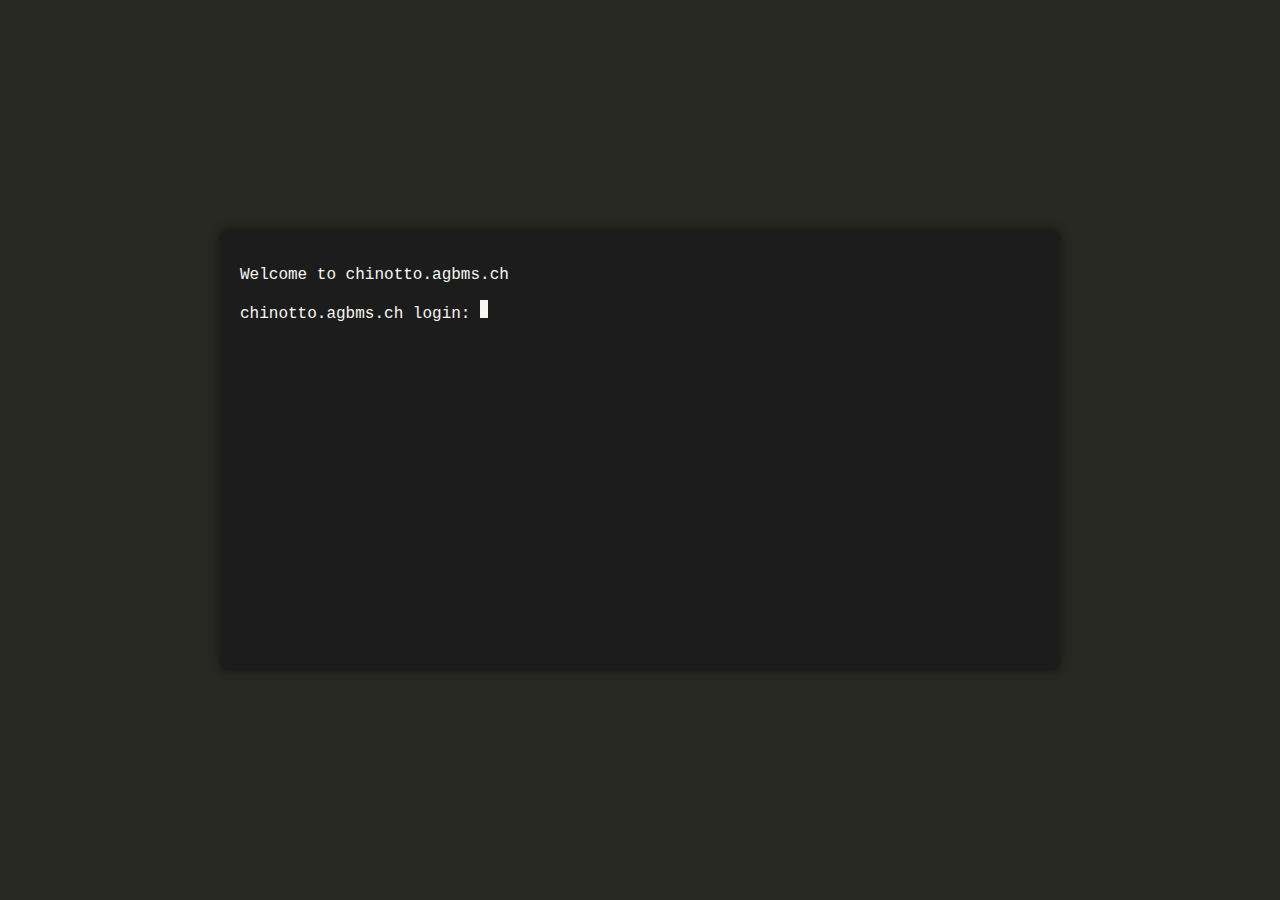
<file: index.html>
<!doctype html>
<html>
  <head>
    <meta charset="utf-8" />
    <title>chinotto.agb.com</title>
    <meta name="viewport" content="width=device-width, initial-scale=1.0" />
    <link rel="stylesheet" href="./index.css" />
  </head>
  <body>
    <div class="terminal">
      <!-- Your content goes here -->
      <p>Welcome to chinotto.agbms.ch</p>
      <p>chinotto.agbms.ch login: <span class="blinking-cursor"></span></p>
    </div>
  </body>
</html>
</file>
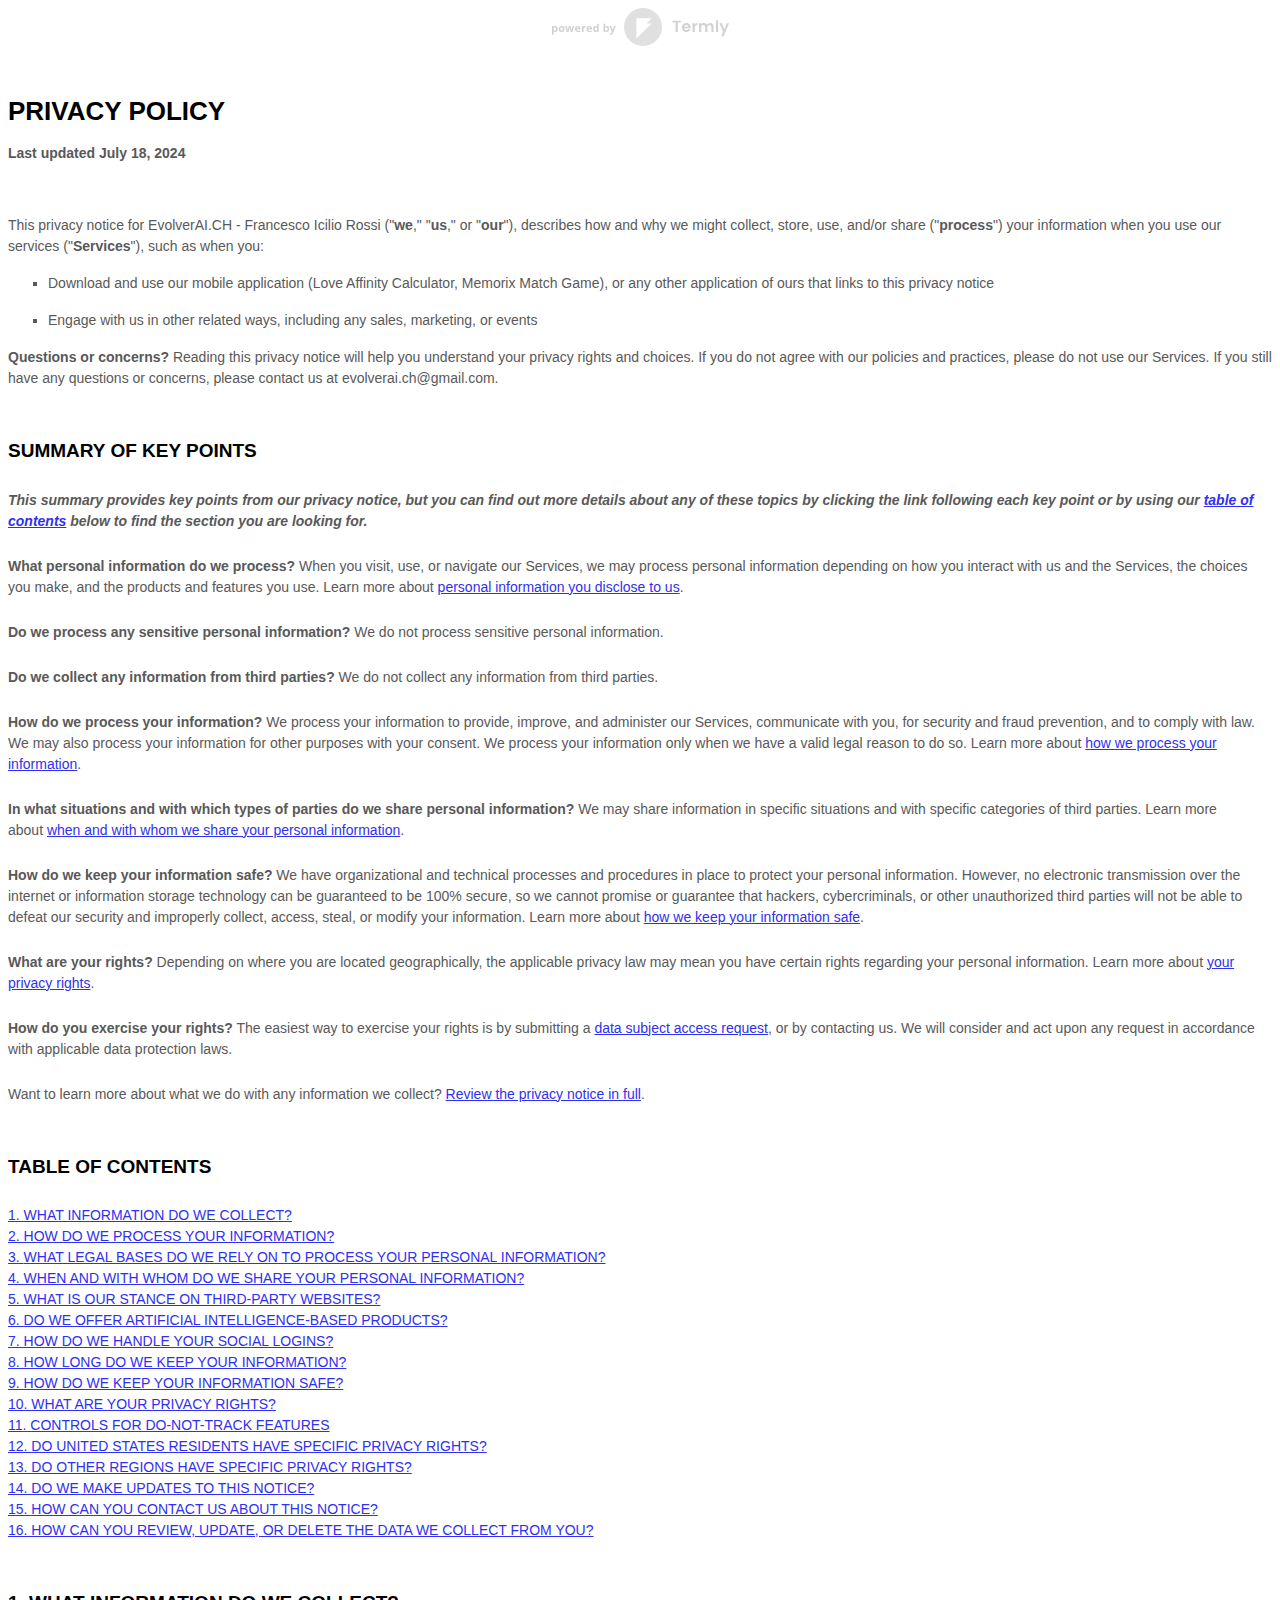
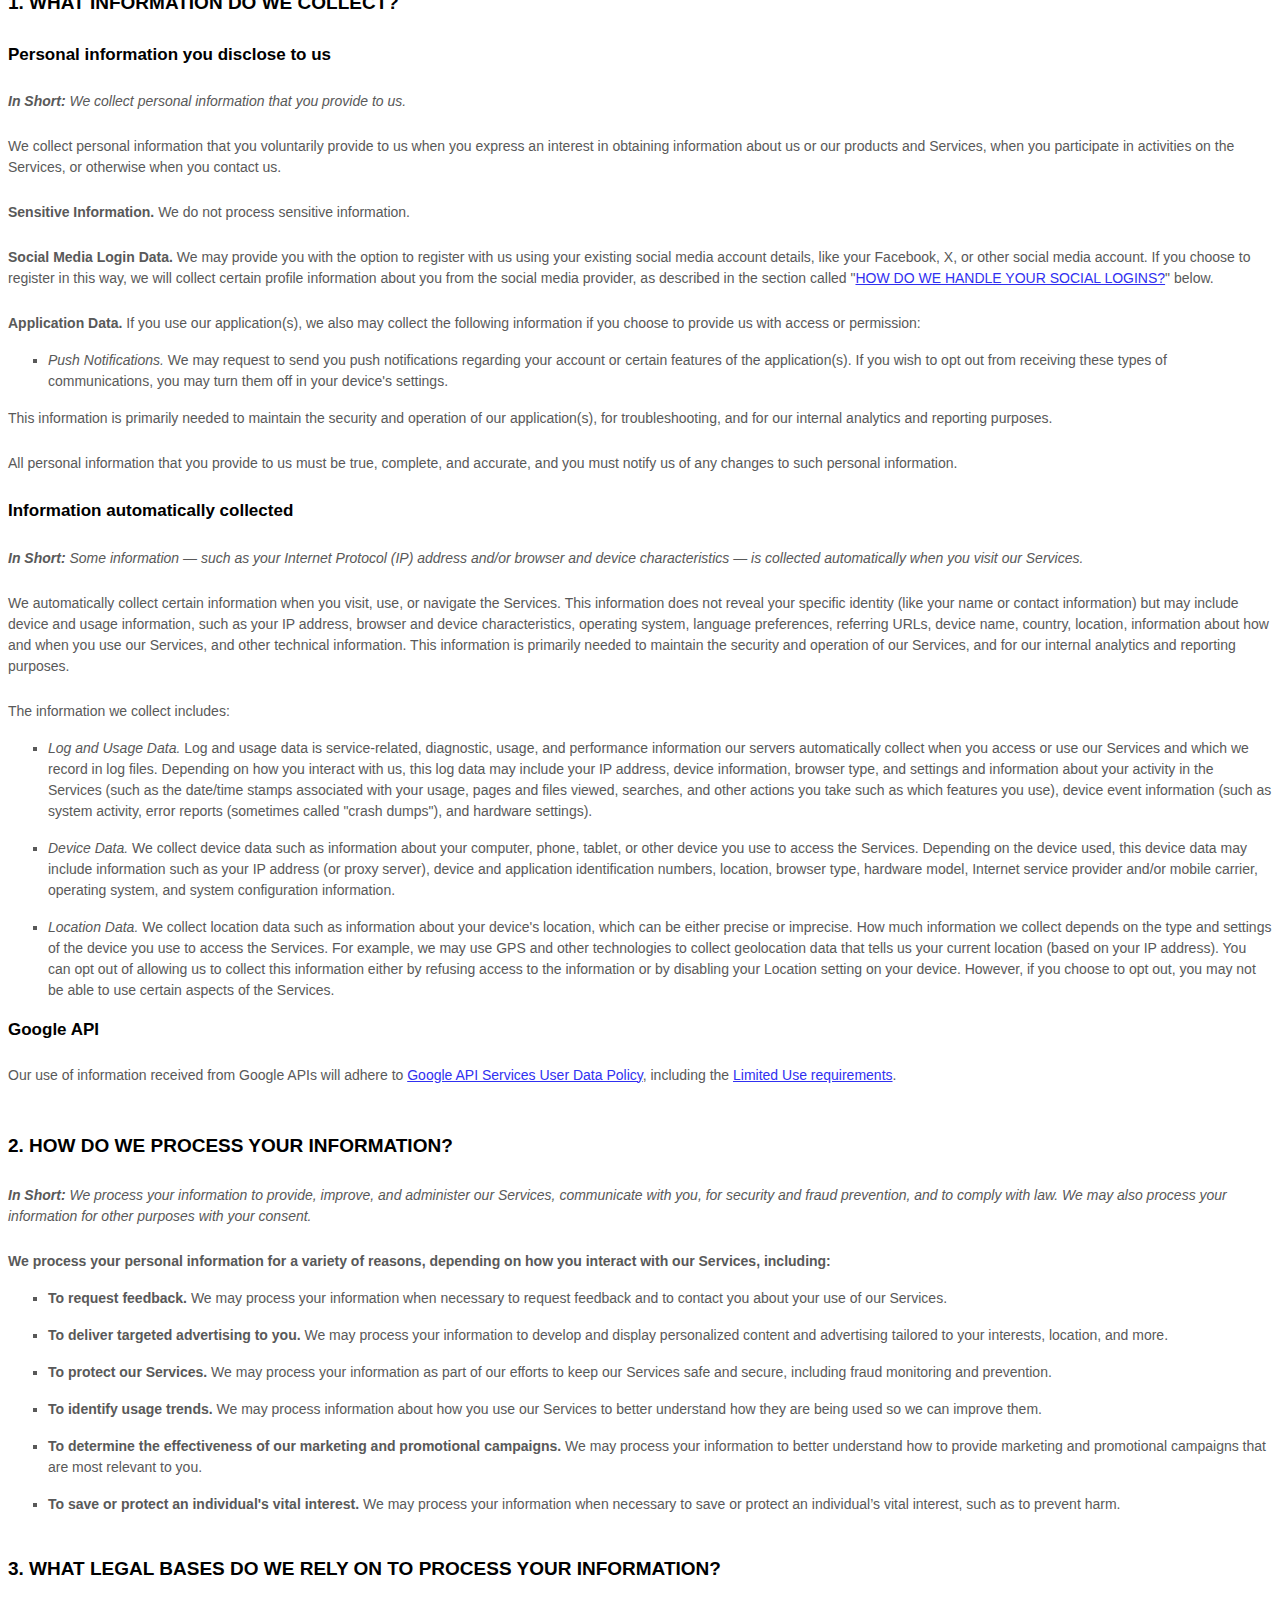
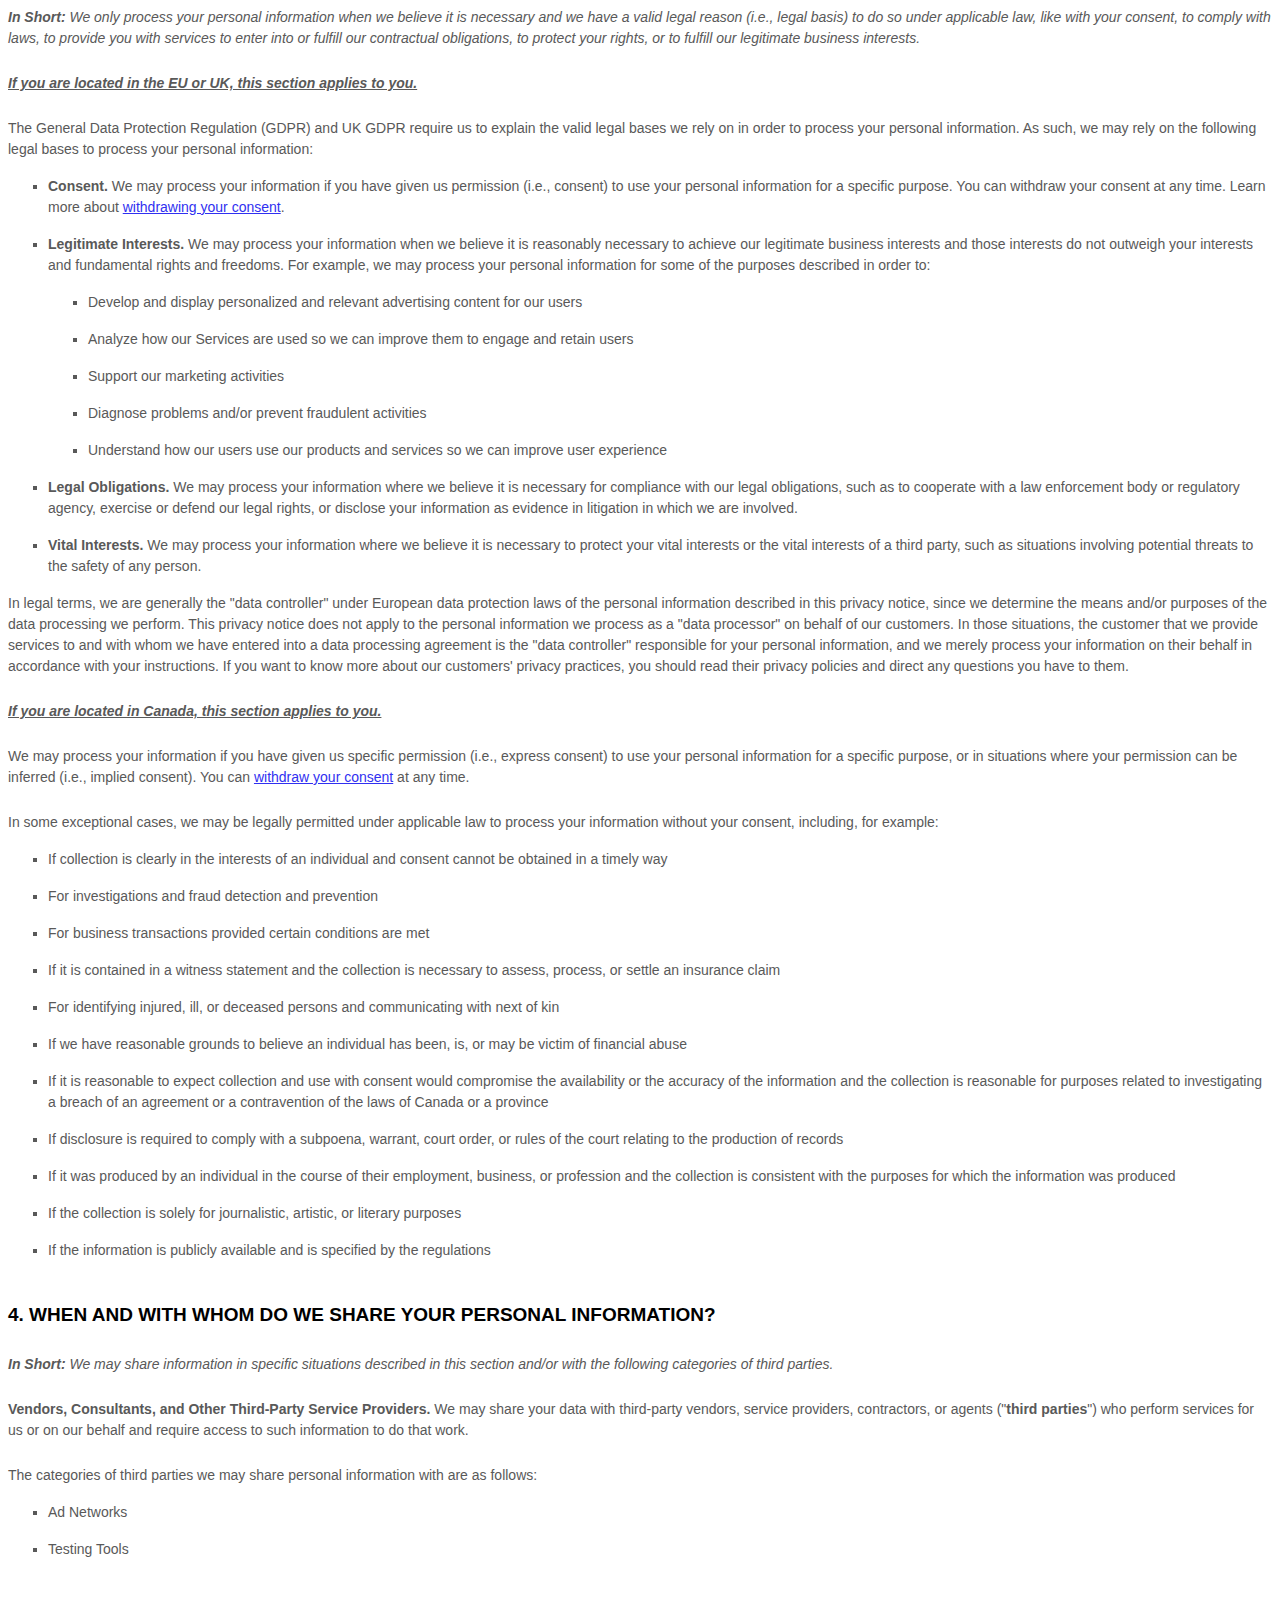
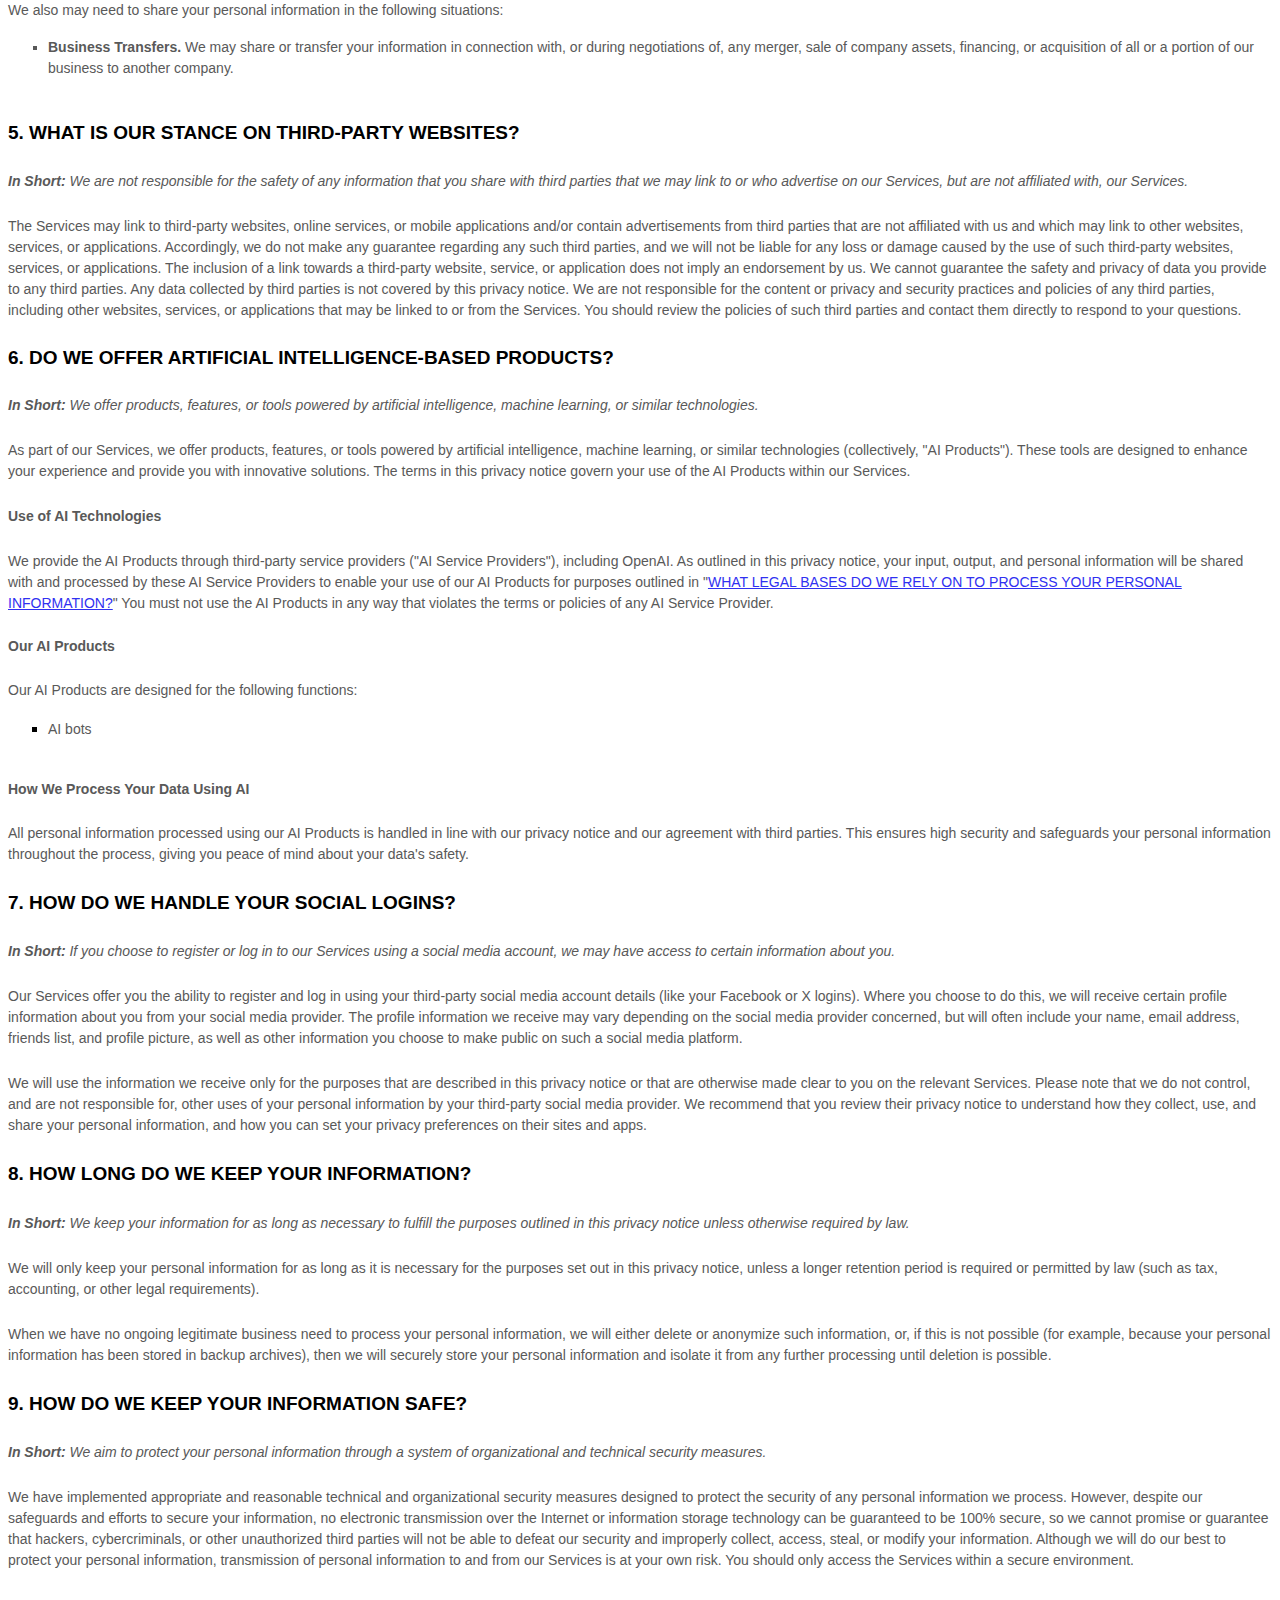
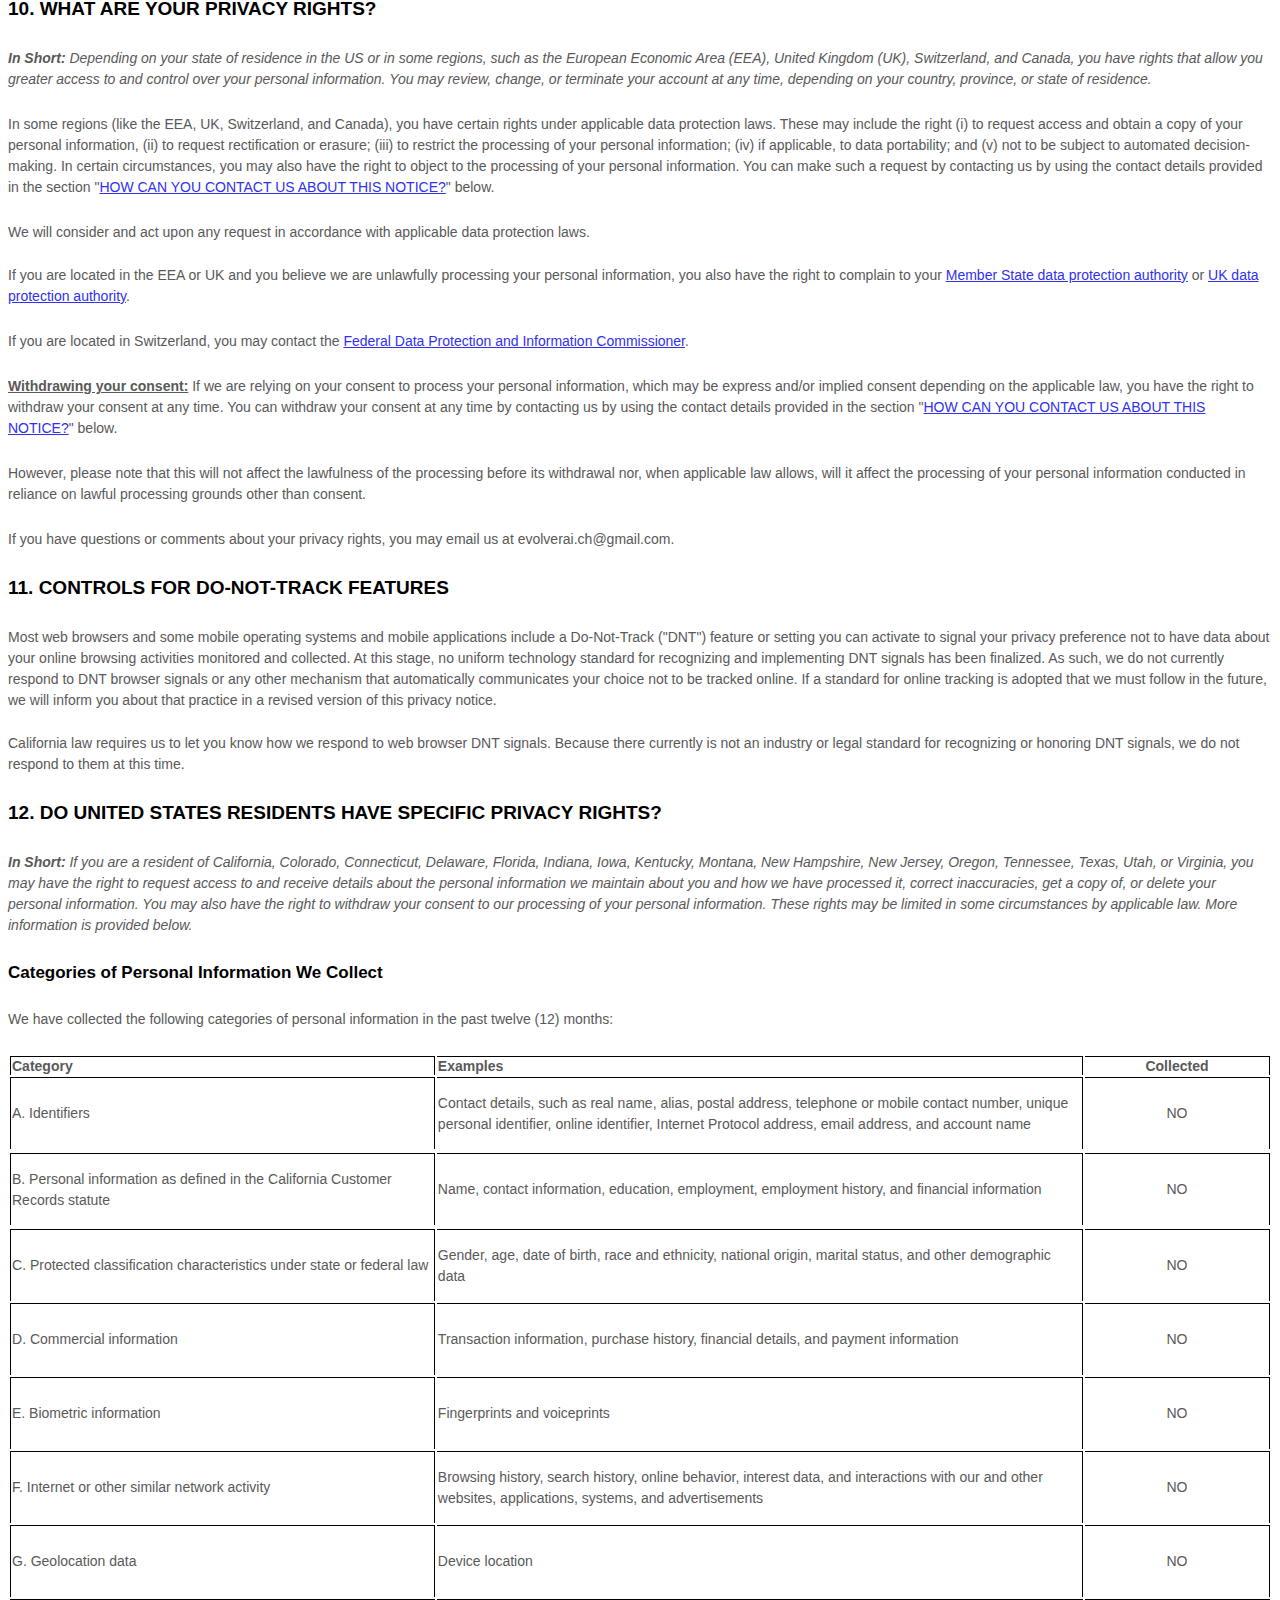
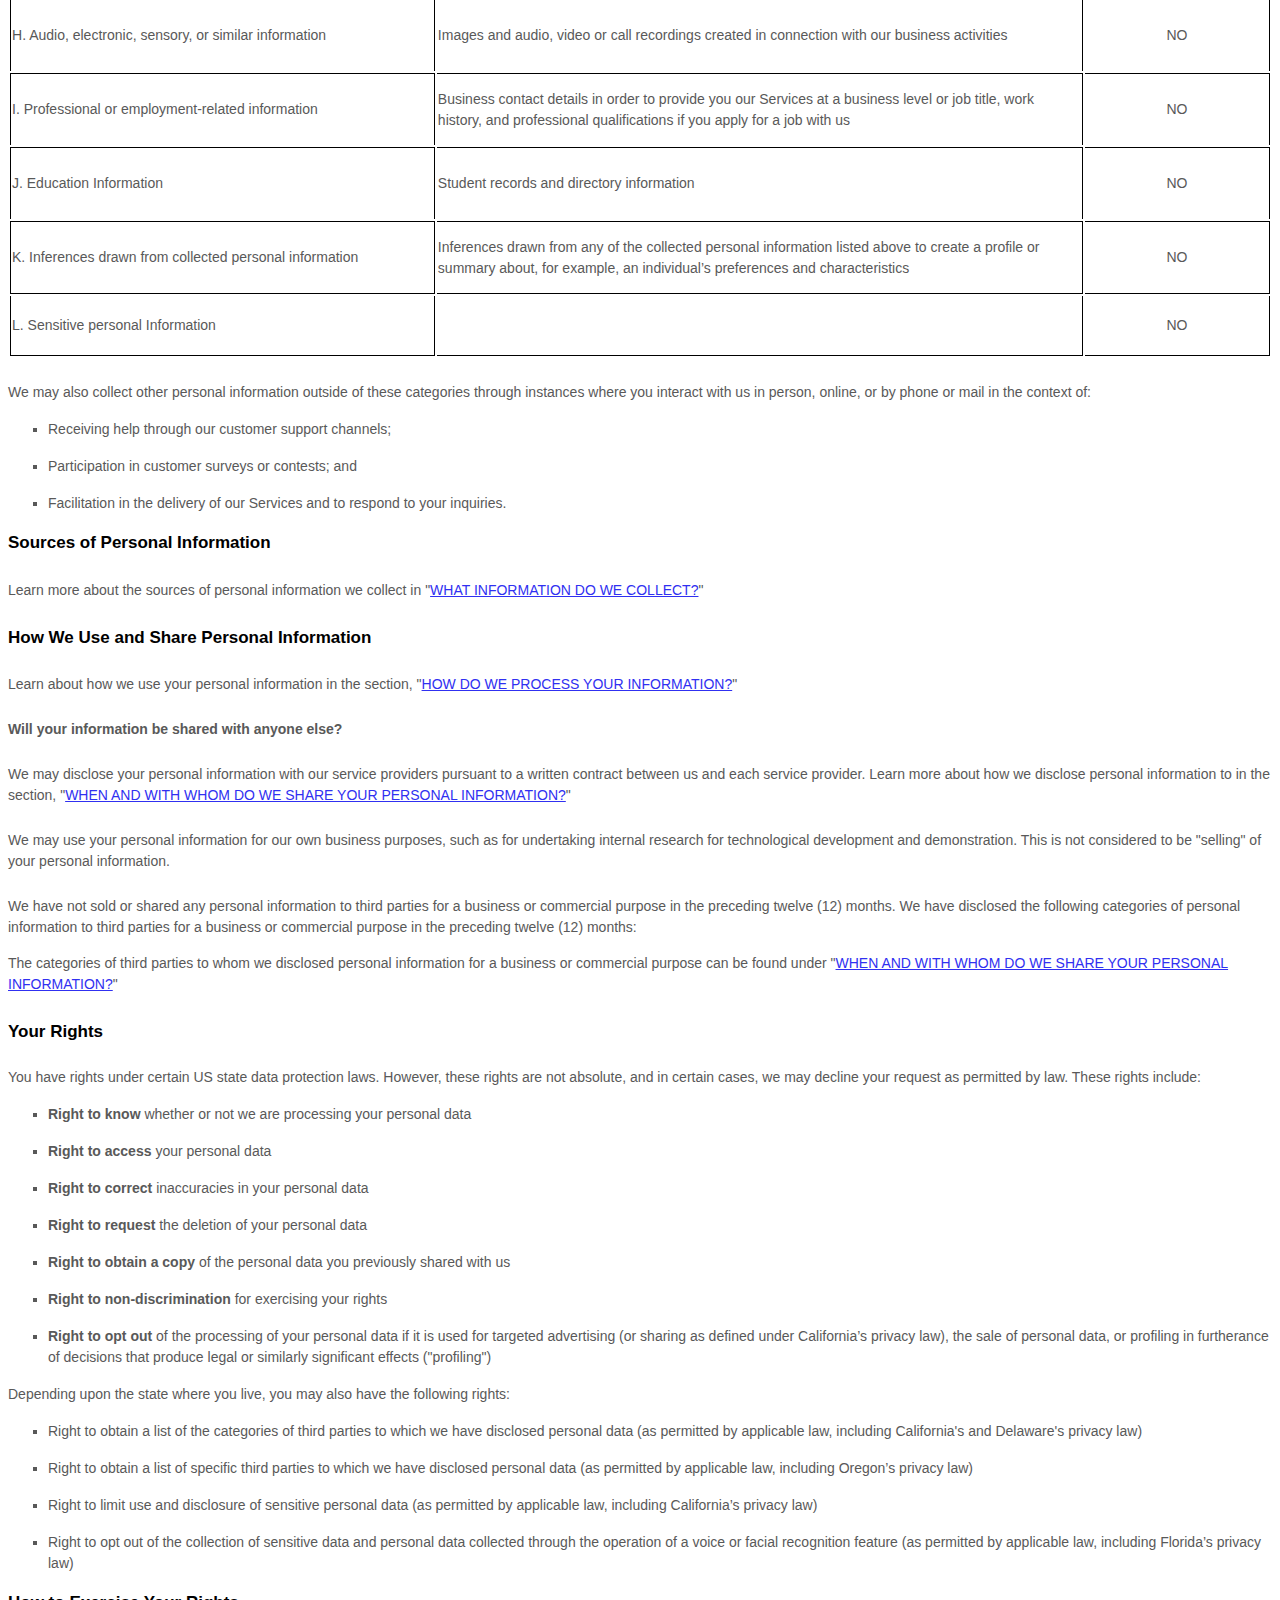
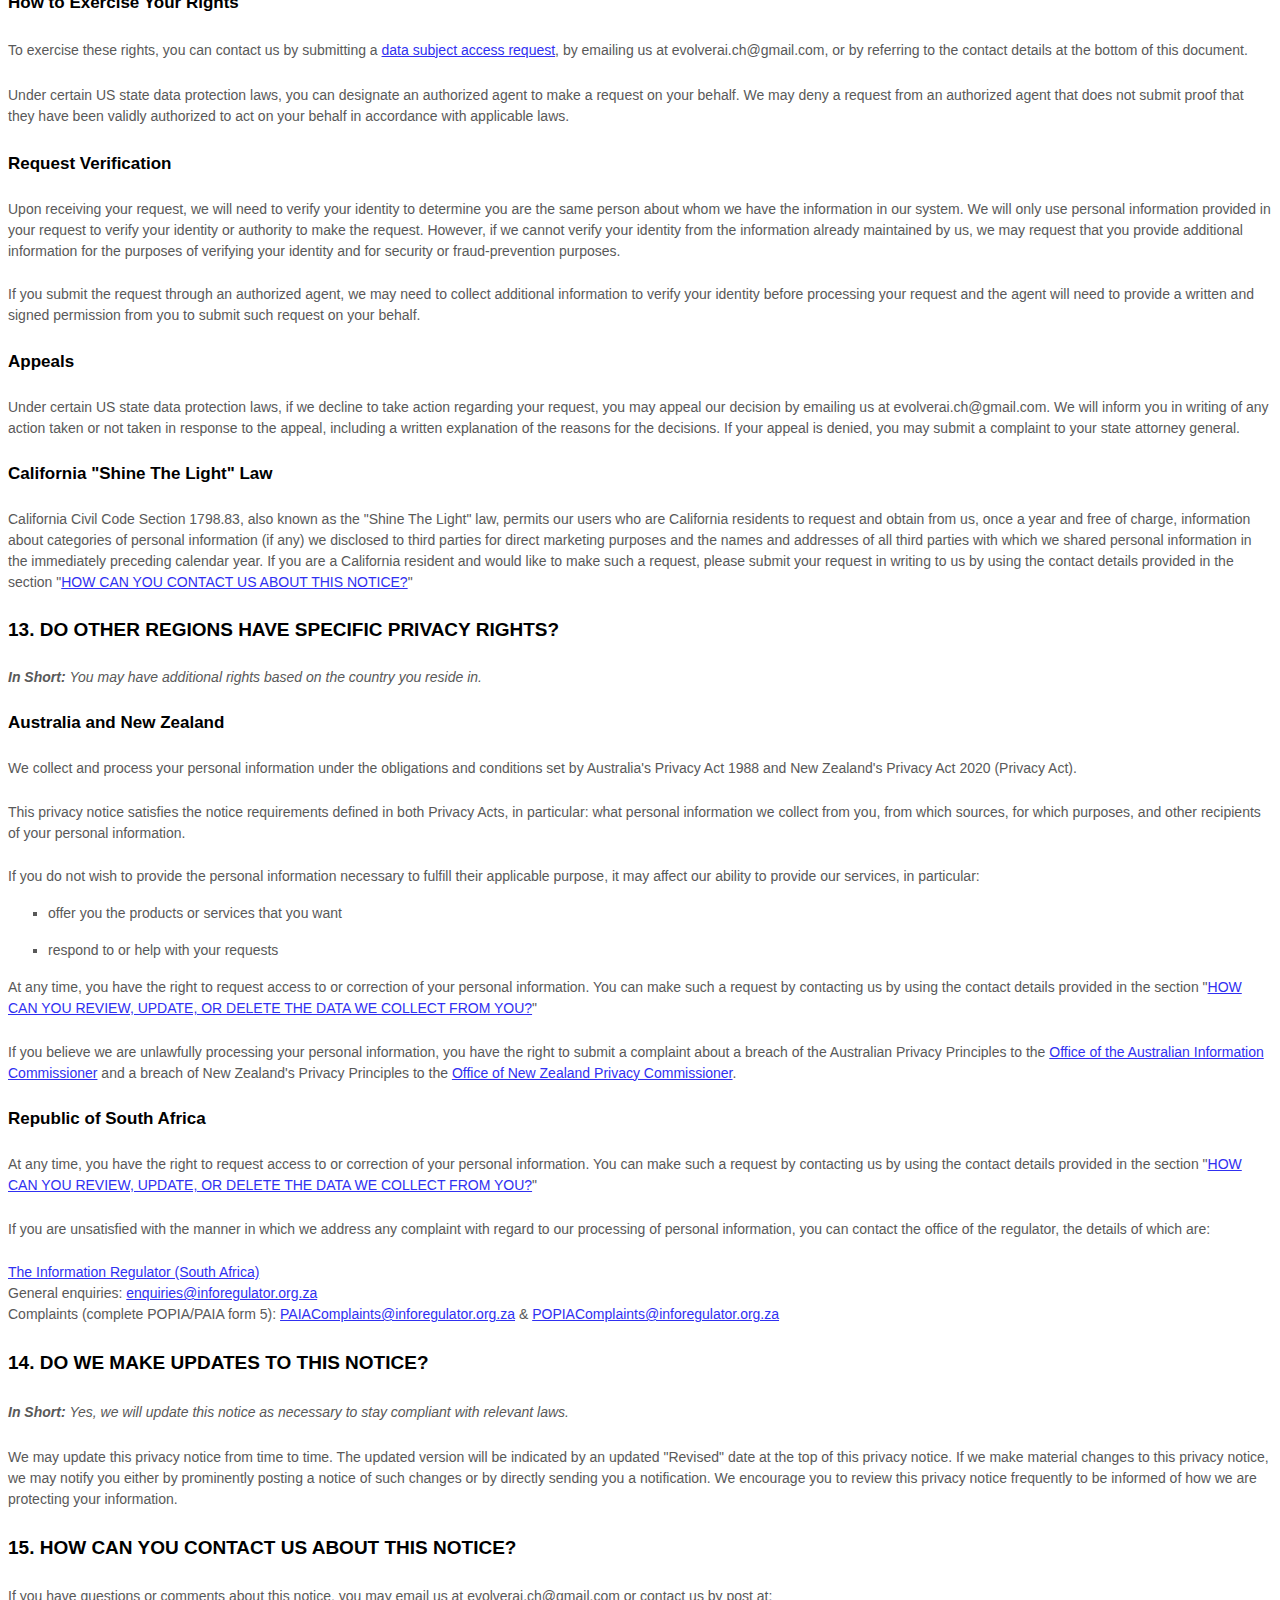
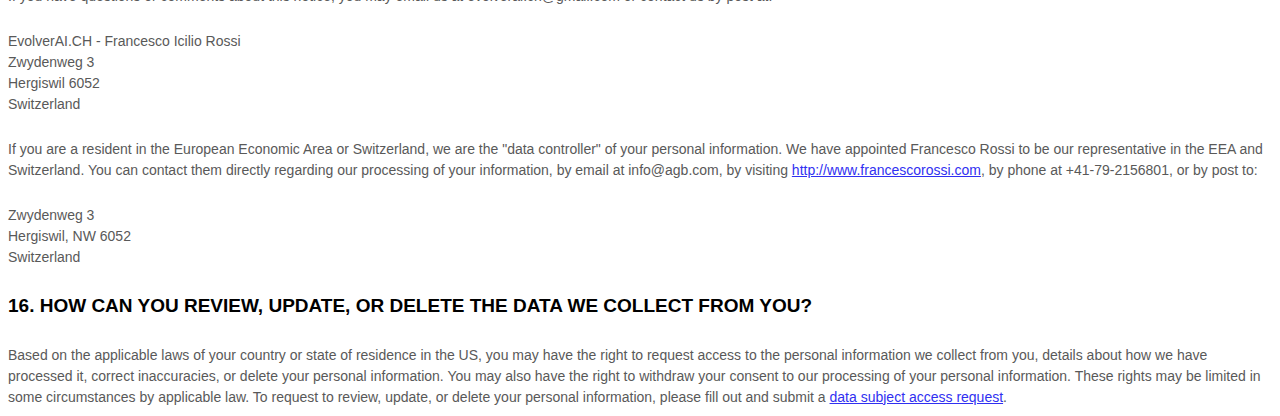
<file: privacy.html>
<html>
  <body>
    <style>
  [data-custom-class='body'], [data-custom-class='body'] * {
          background: transparent !important;
        }
[data-custom-class='title'], [data-custom-class='title'] * {
          font-family: Arial !important;
font-size: 26px !important;
color: #000000 !important;
        }
[data-custom-class='subtitle'], [data-custom-class='subtitle'] * {
          font-family: Arial !important;
color: #595959 !important;
font-size: 14px !important;
        }
[data-custom-class='heading_1'], [data-custom-class='heading_1'] * {
          font-family: Arial !important;
font-size: 19px !important;
color: #000000 !important;
        }
[data-custom-class='heading_2'], [data-custom-class='heading_2'] * {
          font-family: Arial !important;
font-size: 17px !important;
color: #000000 !important;
        }
[data-custom-class='body_text'], [data-custom-class='body_text'] * {
          color: #595959 !important;
font-size: 14px !important;
font-family: Arial !important;
        }
[data-custom-class='link'], [data-custom-class='link'] * {
          color: #3030F1 !important;
font-size: 14px !important;
font-family: Arial !important;
word-break: break-word !important;
        }
</style>
      <span style="display: block;margin: 0 auto 3.125rem;width: 11.125rem;height: 2.375rem;background: url([data-uri]) center no-repeat;"></span>

      <div data-custom-class="body">
      <div><strong><span style="font-size: 26px;"><span data-custom-class="title"><bdt class="block-component"></bdt><bdt class="question">PRIVACY POLICY</bdt><bdt class="statement-end-if-in-editor"></bdt></span></span></strong></div><div><br></div><div><span style="color: rgb(127, 127, 127);"><strong><span style="font-size: 15px;"><span data-custom-class="subtitle">Last updated <bdt class="question">July 18, 2024</bdt></span></span></strong></span></div><div><br></div><div><br></div><div><br></div><div style="line-height: 1.5;"><span style="color: rgb(127, 127, 127);"><span style="color: rgb(89, 89, 89); font-size: 15px;"><span data-custom-class="body_text">This privacy notice for <bdt class="question">EvolverAI.CH - Francesco Icilio Rossi<bdt class="block-component"></bdt></bdt> (<bdt class="block-component"></bdt>"<strong>we</strong>," "<strong>us</strong>," or "<strong>our</strong>"<bdt class="statement-end-if-in-editor"></bdt></span><span data-custom-class="body_text">), describes how and why we might collect, store, use, and/or share (<bdt class="block-component"></bdt>"<strong>process</strong>"<bdt class="statement-end-if-in-editor"></bdt>) your information when you use our services (<bdt class="block-component"></bdt>"<strong>Services</strong>"<bdt class="statement-end-if-in-editor"></bdt>), such as when you:</span></span></span><span style="font-size: 15px;"><span style="color: rgb(127, 127, 127);"><span data-custom-class="body_text"><span style="color: rgb(89, 89, 89);"><span data-custom-class="body_text"><bdt class="block-component"></bdt></span></span></span></span></span></span></span></span></li></ul><div><bdt class="block-component"><span style="font-size: 15px;"><span style="font-size: 15px;"><span style="color: rgb(127, 127, 127);"><span data-custom-class="body_text"><span style="color: rgb(89, 89, 89);"><span data-custom-class="body_text"><bdt class="block-component"></bdt></span></span></span></span></span></span></bdt></div><ul><li data-custom-class="body_text" style="line-height: 1.5;"><span style="font-size: 15px; color: rgb(89, 89, 89);"><span style="font-size: 15px; color: rgb(89, 89, 89);"><span data-custom-class="body_text">Download and use<bdt class="block-component"></bdt> our mobile application<bdt class="block-component"></bdt> (<bdt class="question">Love Affinity Calculator, Memorix Match Game)<span style="font-size: 15px; color: rgb(89, 89, 89);"><span style="font-size: 15px; color: rgb(89, 89, 89);"><span data-custom-class="body_text"><span style="font-size: 15px;"><span style="color: rgb(89, 89, 89);"><span data-custom-class="body_text"><span style="font-size: 15px;"><span style="color: rgb(89, 89, 89);"><bdt class="statement-end-if-in-editor">,</bdt></span></span></span></span></span></span></span></span></bdt></span><span data-custom-class="body_text"><span style="font-size: 15px;"><span style="color: rgb(89, 89, 89);"><span data-custom-class="body_text"><span style="font-size: 15px;"><span style="color: rgb(89, 89, 89);"><bdt class="statement-end-if-in-editor"><bdt class="block-component"> or any other application of ours that links to this privacy notice</bdt></bdt></span></span></span></span></span></span></span></span></li></ul><div style="line-height: 1.5;"><span style="font-size: 15px;"><span style="color: rgb(127, 127, 127);"><span data-custom-class="body_text"><span style="color: rgb(89, 89, 89);"><span data-custom-class="body_text"><bdt class="block-component"></bdt></span></span></span></span></span></div><ul><li data-custom-class="body_text" style="line-height: 1.5;"><span style="font-size: 15px; color: rgb(89, 89, 89);"><span style="font-size: 15px; color: rgb(89, 89, 89);"><span data-custom-class="body_text">Engage with us in other related ways, including any sales, marketing, or events<span style="font-size: 15px;"><span style="color: rgb(89, 89, 89);"><span data-custom-class="body_text"><span style="font-size: 15px;"><span style="color: rgb(89, 89, 89);"><bdt class="statement-end-if-in-editor"></bdt></span></span></span></span></span></span></span></span></li></ul><div style="line-height: 1.5;"><span style="font-size: 15px;"><span style="color: rgb(127, 127, 127);"><span data-custom-class="body_text"><strong>Questions or concerns? </strong>Reading this privacy notice will help you understand your privacy rights and choices. If you do not agree with our policies and practices, please do not use our Services.<bdt class="block-component"></bdt> If you still have any questions or concerns, please contact us at <bdt class="question">evolverai.ch@gmail.com</bdt>.</span></span></span></div><div style="line-height: 1.5;"><br></div><div style="line-height: 1.5;"><br></div><div style="line-height: 1.5;"><strong><span style="font-size: 15px;"><span data-custom-class="heading_1">SUMMARY OF KEY POINTS</span></span></strong></div><div style="line-height: 1.5;"><br></div><div style="line-height: 1.5;"><span style="font-size: 15px;"><span data-custom-class="body_text"><strong><em>This summary provides key points from our privacy notice, but you can find out more details about any of these topics by clicking the link following each key point or by using our </em></strong></span></span><a data-custom-class="link" href="#toc"><span style="color: rgb(0, 58, 250); font-size: 15px;"><span data-custom-class="body_text"><strong><em>table of contents</em></strong></span></span></a><span style="font-size: 15px;"><span data-custom-class="body_text"><strong><em> below to find the section you are looking for.</em></strong></span></span></div><div style="line-height: 1.5;"><br></div><div style="line-height: 1.5;"><span style="font-size: 15px;"><span data-custom-class="body_text"><strong>What personal information do we process?</strong> When you visit, use, or navigate our Services, we may process personal information depending on how you interact with us and the Services, the choices you make, and the products and features you use. Learn more about </span></span><a data-custom-class="link" href="#personalinfo"><span style="color: rgb(0, 58, 250); font-size: 15px;"><span data-custom-class="body_text">personal information you disclose to us</span></span></a><span data-custom-class="body_text">.</span></div><div style="line-height: 1.5;"><br></div><div style="line-height: 1.5;"><span style="font-size: 15px;"><span data-custom-class="body_text"><strong>Do we process any sensitive personal information?</strong> <bdt class="block-component"></bdt>We do not process sensitive personal information.<bdt class="else-block"></bdt></span></span></div><div style="line-height: 1.5;"><br></div><div style="line-height: 1.5;"><span style="font-size: 15px;"><span data-custom-class="body_text"><strong>Do we collect any information from third parties?</strong> <bdt class="block-component"></bdt>We do not collect any information from third parties.<bdt class="else-block"></bdt></span></span></div><div style="line-height: 1.5;"><br></div><div style="line-height: 1.5;"><span style="font-size: 15px;"><span data-custom-class="body_text"><strong>How do we process your information?</strong> We process your information to provide, improve, and administer our Services, communicate with you, for security and fraud prevention, and to comply with law. We may also process your information for other purposes with your consent. We process your information only when we have a valid legal reason to do so. Learn more about </span></span><a data-custom-class="link" href="#infouse"><span style="color: rgb(0, 58, 250); font-size: 15px;"><span data-custom-class="body_text">how we process your information</span></span></a><span data-custom-class="body_text">.</span></div><div style="line-height: 1.5;"><br></div><div style="line-height: 1.5;"><span style="font-size: 15px;"><span data-custom-class="body_text"><strong>In what situations and with which <bdt class="block-component"></bdt>types of <bdt class="statement-end-if-in-editor"></bdt>parties do we share personal information?</strong> We may share information in specific situations and with specific <bdt class="block-component"></bdt>categories of <bdt class="statement-end-if-in-editor"></bdt>third parties. Learn more about </span></span><a data-custom-class="link" href="#whoshare"><span style="color: rgb(0, 58, 250); font-size: 15px;"><span data-custom-class="body_text">when and with whom we share your personal information</span></span></a><span style="font-size: 15px;"><span data-custom-class="body_text">.<bdt class="block-component"></bdt></span></span></div><div style="line-height: 1.5;"><br></div><div style="line-height: 1.5;"><span style="font-size: 15px;"><span data-custom-class="body_text"><strong>How do we keep your information safe?</strong> We have <bdt class="block-component"></bdt>organizational<bdt class="statement-end-if-in-editor"></bdt> and technical processes and procedures in place to protect your personal information. However, no electronic transmission over the internet or information storage technology can be guaranteed to be 100% secure, so we cannot promise or guarantee that hackers, cybercriminals, or other <bdt class="block-component"></bdt>unauthorized<bdt class="statement-end-if-in-editor"></bdt> third parties will not be able to defeat our security and improperly collect, access, steal, or modify your information. Learn more about </span></span><a data-custom-class="link" href="#infosafe"><span style="color: rgb(0, 58, 250); font-size: 15px;"><span data-custom-class="body_text">how we keep your information safe</span></span></a><span data-custom-class="body_text">.</span><span style="font-size: 15px;"><span data-custom-class="body_text"><bdt class="statement-end-if-in-editor"></bdt></span></span></div><div style="line-height: 1.5;"><br></div><div style="line-height: 1.5;"><span style="font-size: 15px;"><span data-custom-class="body_text"><strong>What are your rights?</strong> Depending on where you are located geographically, the applicable privacy law may mean you have certain rights regarding your personal information. Learn more about </span></span><a data-custom-class="link" href="#privacyrights"><span style="color: rgb(0, 58, 250); font-size: 15px;"><span data-custom-class="body_text">your privacy rights</span></span></a><span data-custom-class="body_text">.</span></div><div style="line-height: 1.5;"><br></div><div style="line-height: 1.5;"><span style="font-size: 15px;"><span data-custom-class="body_text"><strong>How do you exercise your rights?</strong> The easiest way to exercise your rights is by <bdt class="block-component">submitting a </bdt></span></span><a data-custom-class="link" href="https://app.termly.io/notify/fcb18ccc-96d6-456f-a2cc-b5f758403b99" rel="noopener noreferrer" target="_blank"><span style="color: rgb(0, 58, 250); font-size: 15px;"><span data-custom-class="body_text">data subject access request</span></span></a><span style="font-size: 15px;"><span data-custom-class="body_text"><bdt class="block-component"></bdt>, or by contacting us. We will consider and act upon any request in accordance with applicable data protection laws.</span></span></div><div style="line-height: 1.5;"><br></div><div style="line-height: 1.5;"><span style="font-size: 15px;"><span data-custom-class="body_text">Want to learn more about what we do with any information we collect? </span></span><a data-custom-class="link" href="#toc"><span style="color: rgb(0, 58, 250); font-size: 15px;"><span data-custom-class="body_text">Review the privacy notice in full</span></span></a><span style="font-size: 15px;"><span data-custom-class="body_text">.</span></span></div><div style="line-height: 1.5;"><br></div><div style="line-height: 1.5;"><br></div><div id="toc" style="line-height: 1.5;"><span style="font-size: 15px;"><span style="color: rgb(127, 127, 127);"><span style="color: rgb(0, 0, 0);"><strong><span data-custom-class="heading_1">TABLE OF CONTENTS</span></strong></span></span></span></div><div style="line-height: 1.5;"><br></div><div style="line-height: 1.5;"><span style="font-size: 15px;"><a data-custom-class="link" href="#infocollect"><span style="color: rgb(0, 58, 250);">1. WHAT INFORMATION DO WE COLLECT?</span></a></span></div><div style="line-height: 1.5;"><span style="font-size: 15px;"><a data-custom-class="link" href="#infouse"><span style="color: rgb(0, 58, 250);">2. HOW DO WE PROCESS YOUR INFORMATION?<bdt class="block-component"></bdt></span></a></span></div><div style="line-height: 1.5;"><span style="font-size: 15px;"><a data-custom-class="link" href="#legalbases"><span style="color: rgb(0, 58, 250);">3. <span style="font-size: 15px;"><span style="color: rgb(0, 58, 250);">WHAT LEGAL BASES DO WE RELY ON TO PROCESS YOUR PERSONAL INFORMATION?</span></span><bdt class="statement-end-if-in-editor"></bdt></span></a></span></div><div style="line-height: 1.5;"><span style="font-size: 15px;"><span style="color: rgb(0, 58, 250);"><a data-custom-class="link" href="#whoshare">4. WHEN AND WITH WHOM DO WE SHARE YOUR PERSONAL INFORMATION?</a></span><span data-custom-class="body_text"><bdt class="block-component"></bdt></span></span></div><div style="line-height: 1.5;"><span style="color: rgb(0, 58, 250); font-size: 15px;"><a data-custom-class="link" href="#3pwebsites">5. WHAT IS OUR STANCE ON THIRD-PARTY WEBSITES?<bdt class="statement-end-if-in-editor"></bdt></a><span style="color: rgb(127, 127, 127);"><span style="color: rgb(89, 89, 89);"><span data-custom-class="body_text"><span style="color: rgb(89, 89, 89);"><bdt class="block-component"></bdt></span></span></span></span><bdt class="block-component"></bdt></span></div><div style="line-height: 1.5;"><a data-custom-class="link" href="#ai"><span style="color: rgb (0, 58, 250);">6. DO WE OFFER ARTIFICIAL INTELLIGENCE-BASED PRODUCTS?</span></a><span style="font-size: 15px;"><bdt class="statement-end-if-in-editor"></bdt></span></div><div style="line-height: 1.5;"><span style="font-size: 15px;"><span style="color: rgb(127, 127, 127);"><span style="color: rgb(89, 89, 89);"><span data-custom-class="body_text"><span style="color: rgb(89, 89, 89);"><span style="color: rgb(89, 89, 89);"><span style="color: rgb(89, 89, 89);"><bdt class="block-component"></bdt></span></span></span></span></span></span></span></div><div style="line-height: 1.5;"><span style="font-size: 15px;"><a data-custom-class="link" href="#sociallogins"><span style="color: rgb(0, 58, 250);"><span style="color: rgb(0, 58, 250);"><span style="color: rgb(0, 58, 250);">7. HOW DO WE HANDLE YOUR SOCIAL LOGINS?</span></span></span></a><span style="color: rgb(127, 127, 127);"><span style="color: rgb(89, 89, 89);"><span data-custom-class="body_text"><span style="color: rgb(89, 89, 89);"><span style="color: rgb(89, 89, 89);"><span style="color: rgb(89, 89, 89);"><bdt class="statement-end-if-in-editor"></bdt></span></span><bdt class="block-component"></bdt></span></span></span></span></span></div><div style="line-height: 1.5;"><span style="font-size: 15px;"><a data-custom-class="link" href="#inforetain"><span style="color: rgb(0, 58, 250);">8. HOW LONG DO WE KEEP YOUR INFORMATION?</span></a><span style="color: rgb(127, 127, 127);"><span style="color: rgb(89, 89, 89);"><span data-custom-class="body_text"><span style="color: rgb(89, 89, 89);"><span style="color: rgb(89, 89, 89);"><bdt class="block-component"></bdt></span></span></span></span></span></span></div><div style="line-height: 1.5;"><span style="font-size: 15px;"><a data-custom-class="link" href="#infosafe"><span style="color: rgb(0, 58, 250);">9. HOW DO WE KEEP YOUR INFORMATION SAFE?</span></a><span style="color: rgb(127, 127, 127);"><span style="color: rgb(89, 89, 89);"><span data-custom-class="body_text"><span style="color: rgb(89, 89, 89);"><bdt class="statement-end-if-in-editor"></bdt><bdt class="block-component"></bdt></span></span></span></span></span></div><div style="line-height: 1.5;"><span style="font-size: 15px;"><span style="color: rgb(0, 58, 250);"><a data-custom-class="link" href="#privacyrights">10. WHAT ARE YOUR PRIVACY RIGHTS?</a></span></span></div><div style="line-height: 1.5;"><span style="font-size: 15px;"><a data-custom-class="link" href="#DNT"><span style="color: rgb(0, 58, 250);">11. CONTROLS FOR DO-NOT-TRACK FEATURES<bdt class="block-component"></bdt></span></a></span></div><div style="line-height: 1.5;"><span style="font-size: 15px;"><a data-custom-class="link" href="#uslaws"><span style="color: rgb(0, 58, 250);">12. DO UNITED STATES RESIDENTS HAVE SPECIFIC PRIVACY RIGHTS?</span></a></span><bdt class="block-component"><span style="font-size: 15px;"><span data-custom-class="body_text"></span></span></bdt></div><div style="line-height: 1.5;"><a data-custom-class="link" href="#otherlaws"><span style="color: rgb(0, 58, 250); font-size: 15px;">13. DO OTHER REGIONS HAVE SPECIFIC PRIVACY RIGHTS?</span></a><span style="font-size: 15px;"><bdt class="statement-end-if-in-editor"><span data-custom-class="body_text"></span></bdt></span></div><div style="line-height: 1.5;"><bdt class="block-component"><span style="font-size: 15px;"></bdt><bdt class="block-component"></bdt><bdt class="block-component"></bdt><bdt class="block-component"></bdt><bdt class="block-component"></bdt><bdt class="block-component"></bdt><bdt class="block-component"></bdt><bdt class="block-component"></bdt><bdt class="block-component"></bdt><bdt class="block-component"></span></bdt></div><div style="line-height: 1.5;"><span style="font-size: 15px;"><a data-custom-class="link" href="#policyupdates"><span style="color: rgb(0, 58, 250);">14. DO WE MAKE UPDATES TO THIS NOTICE?</span></a></span></div><div style="line-height: 1.5;"><a data-custom-class="link" href="#contact"><span style="color: rgb(0, 58, 250); font-size: 15px;">15. HOW CAN YOU CONTACT US ABOUT THIS NOTICE?</span></a></div><div style="line-height: 1.5;"><a data-custom-class="link" href="#request"><span style="color: rgb(0, 58, 250);">16. HOW CAN YOU REVIEW, UPDATE, OR DELETE THE DATA WE COLLECT FROM YOU?</span></a></div><div style="line-height: 1.5;"><br></div><div style="line-height: 1.5;"><br></div><div id="infocollect" style="line-height: 1.5;"><span style="color: rgb(0, 0, 0);"><span style="color: rgb(0, 0, 0); font-size: 15px;"><span style="font-size: 15px; color: rgb(0, 0, 0);"><span style="font-size: 15px; color: rgb(0, 0, 0);"><span id="control" style="color: rgb(0, 0, 0);"><strong><span data-custom-class="heading_1">1. WHAT INFORMATION DO WE COLLECT?</span></strong></span></span></span></span></span></div><div style="line-height: 1.5;"><br></div><div id="personalinfo" style="line-height: 1.5;"><span data-custom-class="heading_2" style="color: rgb(0, 0, 0);"><span style="font-size: 15px;"><strong>Personal information you disclose to us</strong></span></span></div><div><div><br></div><div style="line-height: 1.5;"><span style="color: rgb(127, 127, 127);"><span style="color: rgb(89, 89, 89); font-size: 15px;"><span data-custom-class="body_text"><span style="font-size: 15px; color: rgb(89, 89, 89);"><span style="font-size: 15px; color: rgb(89, 89, 89);"><span data-custom-class="body_text"><strong><em>In Short:</em></strong></span></span></span></span><span data-custom-class="body_text"><span style="font-size: 15px; color: rgb(89, 89, 89);"><span style="font-size: 15px; color: rgb(89, 89, 89);"><span data-custom-class="body_text"><strong><em> </em></strong><em>We collect personal information that you provide to us.</em></span></span></span></span></span></span></div></div><div style="line-height: 1.5;"><br></div><div style="line-height: 1.5;"><span style="font-size: 15px; color: rgb(89, 89, 89);"><span style="font-size: 15px; color: rgb(89, 89, 89);"><span data-custom-class="body_text">We collect personal information that you voluntarily provide to us when you <span style="font-size: 15px;"><bdt class="block-component"></bdt></span></span><span data-custom-class="body_text">express an interest in obtaining information about us or our products and Services, when you participate in activities on the Services, or otherwise when you contact us.</span></span></span></span></div><div style="line-height: 1.5;"><br></div><div style="line-height: 1.5;"><span style="font-size: 15px; color: rgb(89, 89, 89);"><span style="font-size: 15px; color: rgb(89, 89, 89);"><span data-custom-class="body_text"><span style="font-size: 15px;"><bdt class="block-component"></bdt></span></span></span></span></span></div><div id="sensitiveinfo" style="line-height: 1.5;"><span style="font-size: 15px;"><span data-custom-class="body_text"><strong>Sensitive Information.</strong> <bdt class="block-component"></bdt>We do not process sensitive information.</span></span></div><div style="line-height: 1.5;"><br></div><div style="line-height: 1.5;"><span style="font-size: 15px;"><span data-custom-class="body_text"><bdt class="else-block"></bdt></span></span><span style="font-size: 15px; color: rgb(89, 89, 89);"><span style="font-size: 15px; color: rgb(89, 89, 89);"><span data-custom-class="body_text"><span style="font-size: 15px;"><span data-custom-class="body_text"><bdt class="block-component"><bdt class="block-component"></bdt></bdt></span></span></span></span></span></div><div style="line-height: 1.5;"><span style="font-size: 15px; color: rgb(89, 89, 89);"><span style="font-size: 15px; color: rgb(89, 89, 89);"><span data-custom-class="body_text"><strong>Social Media Login Data. </strong>We may provide you with the option to register with us using your existing social media account details, like your Facebook, X, or other social media account. If you choose to register in this way, we will collect certain profile information about you from the social media provider, as described in the section called <bdt class="block-component"></bdt>"<bdt class="statement-end-if-in-editor"></bdt><span style="font-size: 15px;"><span data-custom-class="body_text"><span style="font-size: 15px;"><span style="color: rgb(0, 58, 250);"><a data-custom-class="link" href="#sociallogins">HOW DO WE HANDLE YOUR SOCIAL LOGINS?</a></span></span></span></span><bdt class="block-component"></bdt>"<bdt class="statement-end-if-in-editor"></bdt> below.</span></span></span></div><div style="line-height: 1.5;"><br></div><div style="line-height: 1.5;"><span style="font-size: 15px; color: rgb(89, 89, 89);"><span style="font-size: 15px; color: rgb(89, 89, 89);"><span data-custom-class="body_text"><span style="font-size: 15px;"><bdt class="statement-end-if-in-editor"><bdt class="statement-end-if-in-editor"></bdt></bdt></span></span></span></span><bdt class="block-component"><bdt class="block-component"></bdt></bdt></div><div style="line-height: 1.5;"><span data-custom-class="body_text"><span style="font-size: 15px;"><strong>Application Data.</strong> If you use our application(s), we also may collect the following information if you choose to provide us with access or permission:<bdt class="block-component"></bdt></span></span></li></ul><div style="line-height: 1.5;"><bdt class="block-component"><span style="font-size: 15px;"><span data-custom-class="body_text"></bdt></span></span></li></ul><div style="line-height: 1.5;"><bdt class="block-component"><span style="font-size: 15px;"><span data-custom-class="body_text"></bdt></span></span></li></ul><div style="line-height: 1.5;"><bdt class="block-component"><span style="font-size: 15px;"><span data-custom-class="body_text"></span></span></bdt></div><ul><li data-custom-class="body_text" style="line-height: 1.5;"><span style="font-size: 15px;"><span data-custom-class="body_text"><em>Push Notifications.</em> We may request to send you push notifications regarding your account or certain features of the application(s). If you wish to opt out from receiving these types of communications, you may turn them off in your device's settings.<bdt class="statement-end-if-in-editor"></bdt></span></span></li></ul><div style="line-height: 1.5;"><span style="font-size: 15px;"><span data-custom-class="body_text">This information is primarily needed to maintain the security and operation of our application(s), for troubleshooting, and for our internal analytics and reporting purposes.</span></span></div><div style="line-height: 1.5;"><br></div><div style="line-height: 1.5;"><bdt class="statement-end-if-in-editor"><span style="font-size: 15px;"><span data-custom-class="body_text"></span></span></bdt></div><div style="line-height: 1.5;"><span style="font-size: 15px; color: rgb(89, 89, 89);"><span style="font-size: 15px; color: rgb(89, 89, 89);"><span data-custom-class="body_text">All personal information that you provide to us must be true, complete, and accurate, and you must notify us of any changes to such personal information.</span></span></span></div><div style="line-height: 1.5;"><br></div><div style="line-height: 1.5;"><span style="font-size: 15px; color: rgb(89, 89, 89);"><span style="font-size: 15px; color: rgb(89, 89, 89);"><span data-custom-class="body_text"><bdt class="block-component"></bdt></span></span></span></div><div style="line-height: 1.5;"><span data-custom-class="heading_2" style="color: rgb(0, 0, 0);"><span style="font-size: 15px;"><strong>Information automatically collected</strong></span></span></div><div><div><br></div><div style="line-height: 1.5;"><span style="color: rgb(127, 127, 127);"><span style="color: rgb(89, 89, 89); font-size: 15px;"><span data-custom-class="body_text"><span style="font-size: 15px; color: rgb(89, 89, 89);"><span style="font-size: 15px; color: rgb(89, 89, 89);"><span data-custom-class="body_text"><strong><em>In Short:</em></strong></span></span></span></span><span data-custom-class="body_text"><span style="font-size: 15px; color: rgb(89, 89, 89);"><span style="font-size: 15px; color: rgb(89, 89, 89);"><span data-custom-class="body_text"><strong><em> </em></strong><em>Some information — such as your Internet Protocol (IP) address and/or browser and device characteristics — is collected automatically when you visit our Services.</em></span></span></span></span></span></span></div></div><div style="line-height: 1.5;"><br></div><div style="line-height: 1.5;"><span style="font-size: 15px; color: rgb(89, 89, 89);"><span style="font-size: 15px; color: rgb(89, 89, 89);"><span data-custom-class="body_text">We automatically collect certain information when you visit, use, or navigate the Services. This information does not reveal your specific identity (like your name or contact information) but may include device and usage information, such as your IP address, browser and device characteristics, operating system, language preferences, referring URLs, device name, country, location, information about how and when you use our Services, and other technical information. This information is primarily needed to maintain the security and operation of our Services, and for our internal analytics and reporting purposes.</span></span></span></div><div style="line-height: 1.5;"><br></div><div style="line-height: 1.5;"><span style="font-size: 15px; color: rgb(89, 89, 89);"><span style="font-size: 15px; color: rgb(89, 89, 89);"><span data-custom-class="body_text"><bdt class="block-component"></span></bdt></span><span data-custom-class="body_text"><bdt class="block-component"></bdt></span></span></span></div><div style="line-height: 1.5;"><span style="font-size: 15px; color: rgb(89, 89, 89);"><span style="font-size: 15px; color: rgb(89, 89, 89);"><span data-custom-class="body_text">The information we collect includes:<bdt class="block-component"></bdt></span></span></span></div><ul><li data-custom-class="body_text" style="line-height: 1.5;"><span style="font-size: 15px; color: rgb(89, 89, 89);"><span style="font-size: 15px; color: rgb(89, 89, 89);"><span data-custom-class="body_text"><em>Log and Usage Data.</em> Log and usage data is service-related, diagnostic, usage, and performance information our servers automatically collect when you access or use our Services and which we record in log files. Depending on how you interact with us, this log data may include your IP address, device information, browser type, and settings and information about your activity in the Services<span style="font-size: 15px;"> </span>(such as the date/time stamps associated with your usage, pages and files viewed, searches, and other actions you take such as which features you use), device event information (such as system activity, error reports (sometimes called <bdt class="block-component"></bdt>"crash dumps"<bdt class="statement-end-if-in-editor"></bdt>), and hardware settings).<span style="font-size: 15px;"><span style="color: rgb(89, 89, 89);"><span data-custom-class="body_text"><span style="font-size: 15px;"><span style="color: rgb(89, 89, 89);"><bdt class="statement-end-if-in-editor"></bdt></span></span></span></span></span></span></span></span></li></ul><div style="line-height: 1.5;"><bdt class="block-component"><span style="font-size: 15px;"><span data-custom-class="body_text"></span></span></bdt></div><ul><li data-custom-class="body_text" style="line-height: 1.5;"><span style="font-size: 15px; color: rgb(89, 89, 89);"><span style="font-size: 15px; color: rgb(89, 89, 89);"><span data-custom-class="body_text"><em>Device Data.</em> We collect device data such as information about your computer, phone, tablet, or other device you use to access the Services. Depending on the device used, this device data may include information such as your IP address (or proxy server), device and application identification numbers, location, browser type, hardware model, Internet service provider and/or mobile carrier, operating system, and system configuration information.<span style="font-size: 15px;"><span style="color: rgb(89, 89, 89);"><span data-custom-class="body_text"><span style="font-size: 15px;"><span style="color: rgb(89, 89, 89);"><bdt class="statement-end-if-in-editor"></bdt></span></span></span></span></span></span></span></span></li></ul><div style="line-height: 1.5;"><bdt class="block-component"><span style="font-size: 15px;"><span data-custom-class="body_text"></span></span></bdt></div><ul><li data-custom-class="body_text" style="line-height: 1.5;"><span style="font-size: 15px; color: rgb(89, 89, 89);"><span style="font-size: 15px; color: rgb(89, 89, 89);"><span data-custom-class="body_text"><em>Location Data.</em> We collect location data such as information about your device's location, which can be either precise or imprecise. How much information we collect depends on the type and settings of the device you use to access the Services. For example, we may use GPS and other technologies to collect geolocation data that tells us your current location (based on your IP address). You can opt out of allowing us to collect this information either by refusing access to the information or by disabling your Location setting on your device. However, if you choose to opt out, you may not be able to use certain aspects of the Services.<span style="font-size: 15px;"><span style="color: rgb(89, 89, 89);"><span data-custom-class="body_text"><span style="font-size: 15px;"><span style="color: rgb(89, 89, 89);"><bdt class="statement-end-if-in-editor"></bdt></span></span></span></span></span></span></span></span></li></ul><div><bdt class="block-component"><span style="font-size: 15px;"></bdt></bdt><bdt class="statement-end-if-in-editor"></bdt></bdt></span></span></span><bdt class="block-component"><span style="font-size: 15px;"></span></bdt></div><div style="line-height: 1.5;"><span style="font-size: 15px;"><strong><span data-custom-class="heading_2">Google API</span></strong></span></div><div style="line-height: 1.5;"><span style="font-size: 15px;"><br></span></div><div style="line-height: 1.5;"><span style="font-size: 15px;"><span data-custom-class="body_text">Our use of information received from Google APIs will adhere to </span></span><a data-custom-class="link" href="https://developers.google.com/terms/api-services-user-data-policy" rel="noopener noreferrer" target="_blank"><span style="color: rgb(0, 58, 250); font-size: 15px;"><span data-custom-class="body_text">Google API Services User Data Policy</span></span></a><span style="font-size: 15px;"><span data-custom-class="body_text">, including the </span></span><a data-custom-class="link" href="https://developers.google.com/terms/api-services-user-data-policy#limited-use" rel="noopener noreferrer" target="_blank"><span style="color: rgb(0, 58, 250); font-size: 15px;"><span data-custom-class="body_text">Limited Use requirements</span></span></a><span style="font-size: 15px;"><span data-custom-class="body_text">.</span><br></span></div><div><span style="font-size: 15px;"><br></span></div><div style="line-height: 1.5;"><bdt class="statement-end-if-in-editor"><span style="font-size: 15px;"></span></bdt><span style="font-size: 15px; color: rgb(89, 89, 89);"><span style="font-size: 15px; color: rgb(89, 89, 89);"><span data-custom-class="body_text"><span style="color: rgb(89, 89, 89); font-size: 15px;"><span data-custom-class="body_text"><span style="color: rgb(89, 89, 89); font-size: 15px;"><span data-custom-class="body_text"><bdt class="statement-end-if-in-editor"><bdt class="block-component"></bdt></bdt></span></span></span></span></bdt></span></span></span></span></span></span></span></span><span style="font-size: 15px;"><span data-custom-class="body_text"><bdt class="block-component"></bdt></span></span></div><div style="line-height: 1.5;"><br></div><div id="infouse" style="line-height: 1.5;"><span style="color: rgb(127, 127, 127);"><span style="color: rgb(89, 89, 89); font-size: 15px;"><span style="font-size: 15px; color: rgb(89, 89, 89);"><span style="font-size: 15px; color: rgb(89, 89, 89);"><span id="control" style="color: rgb(0, 0, 0);"><strong><span data-custom-class="heading_1">2. HOW DO WE PROCESS YOUR INFORMATION?</span></strong></span></span></span></span></span></div><div><div style="line-height: 1.5;"><br></div><div style="line-height: 1.5;"><span style="color: rgb(127, 127, 127);"><span style="color: rgb(89, 89, 89); font-size: 15px;"><span data-custom-class="body_text"><span style="font-size: 15px; color: rgb(89, 89, 89);"><span style="font-size: 15px; color: rgb(89, 89, 89);"><span data-custom-class="body_text"><strong><em>In Short: </em></strong><em>We process your information to provide, improve, and administer our Services, communicate with you, for security and fraud prevention, and to comply with law. We may also process your information for other purposes with your consent.</em></span></span></span></span></span></span></div></div><div style="line-height: 1.5;"><br></div><div style="line-height: 1.5;"><span style="font-size: 15px; color: rgb(89, 89, 89);"><span style="font-size: 15px; color: rgb(89, 89, 89);"><span data-custom-class="body_text"><strong>We process your personal information for a variety of reasons, depending on how you interact with our Services, including:</strong><bdt class="block-component"></bdt></span></span></span></span></span></span></span></span></span></span></span></span></li></ul><div style="line-height: 1.5;"><span style="font-size: 15px; color: rgb(89, 89, 89);"><span style="font-size: 15px; color: rgb(89, 89, 89);"><span data-custom-class="body_text"><bdt class="block-component"></bdt></span></span></span></span></span></span></span></span></span></span></span></span></span></span></span></li></ul><div style="line-height: 1.5;"><span style="font-size: 15px; color: rgb(89, 89, 89);"><span style="font-size: 15px; color: rgb(89, 89, 89);"><span data-custom-class="body_text"><bdt class="block-component"></bdt></span></span></span></span></span></span></span></span></span></span></span></span></span></span></span></span></span></span></span></span></span></li></ul><div style="line-height: 1.5;"><span style="font-size: 15px; color: rgb(89, 89, 89);"><span style="font-size: 15px; color: rgb(89, 89, 89);"><span data-custom-class="body_text"><bdt class="block-component"></bdt></span></span></span></span></span></span></span></span></span></span></span></span></li></ul><div style="line-height: 1.5;"><span style="font-size: 15px; color: rgb(89, 89, 89);"><span style="font-size: 15px; color: rgb(89, 89, 89);"><span data-custom-class="body_text"><bdt class="block-component"></bdt></span></span></span></li></ul><div style="line-height: 1.5;"><bdt class="block-component"><span style="font-size: 15px;"></bdt></span></span></span></span></span></span></li></ul><div style="line-height: 1.5;"><bdt class="block-component"><span style="font-size: 15px;"></bdt></span></span></span></span></span></span></span></span></span></li></ul><div style="line-height: 1.5;"><bdt class="block-component"><span style="font-size: 15px;"></bdt></span></span></span></span></span></span></span></span></span></span></span></span></li></ul><div style="line-height: 1.5;"><bdt class="block-component"><span style="font-size: 15px;"><span data-custom-class="body_text"></span></span></bdt></li></ul><p style="font-size: 15px; line-height: 1.5;"><bdt class="block-component"><span style="font-size: 15px;"></bdt></span></span></span></span></span></span></span></span></span></span></span></li></ul><p style="font-size: 15px; line-height: 1.5;"><bdt class="block-component"><span style="font-size: 15px;"></bdt></span></span></span></span></span></span></span></span></span></span></span></li></ul><p style="font-size: 15px; line-height: 1.5;"><bdt class="block-component"></bdt></span></span></span></span></span></span></span></span></span></span></span></li></ul><p style="font-size: 15px; line-height: 1.5;"><bdt class="block-component"></bdt></p><ul><li data-custom-class="body_text" style="line-height: 1.5;"><span style="font-size: 15px;"><span style="color: rgb(89, 89, 89);"><span style="color: rgb(89, 89, 89);"><span data-custom-class="body_text"><strong>To request feedback. </strong>We may process your information when necessary to request feedback and to contact you about your use of our Services.<span style="color: rgb(89, 89, 89);"><span style="color: rgb(89, 89, 89);"><span data-custom-class="body_text"><span style="color: rgb(89, 89, 89);"><span data-custom-class="body_text"><span style="color: rgb(89, 89, 89);"><span data-custom-class="body_text"><bdt class="statement-end-if-in-editor"></bdt></span></span></span></span></span></span></span></span></span></span></span></li></ul><div style="line-height: 1.5;"><bdt class="block-component"><span style="font-size: 15px;"><span data-custom-class="body_text"></span></bdt></span></li></ul><div style="line-height: 1.5;"><bdt class="block-component"><span style="font-size: 15px;"></bdt></span></span></span></li></ul><div style="line-height: 1.5;"><bdt class="block-component"><span style="font-size: 15px;"></bdt></span></span></span></li></ul><div style="line-height: 1.5;"><span style="font-size: 15px;"><bdt class="block-component"><span data-custom-class="body_text"></span></bdt></span></div><ul><li data-custom-class="body_text" style="line-height: 1.5;"><span style="font-size: 15px;"><span data-custom-class="body_text"><strong>To deliver targeted advertising to you.</strong> We may process your information to develop and display <bdt class="block-component"></bdt>personalized<bdt class="statement-end-if-in-editor"></bdt> content and advertising tailored to your interests, location, and more.<bdt class="block-component"></bdt></span></span></li></ul><div style="line-height: 1.5;"><bdt class="block-component"><span style="font-size: 15px;"><span data-custom-class="body_text"></bdt></span></span></li></ul><div style="line-height: 1.5;"><bdt class="block-component"><span style="font-size: 15px;"><span data-custom-class="body_text"></span></span></bdt></li></ul><div style="line-height: 1.5;"><bdt class="block-component"><span style="font-size: 15px;"><span data-custom-class="body_text"></span></span></bdt></div><ul><li data-custom-class="body_text" style="line-height: 1.5;"><span data-custom-class="body_text"><span style="font-size: 15px;"><strong>To protect our Services.</strong> We may process your information as part of our efforts to keep our Services safe and secure, including fraud monitoring and prevention.</span></span><bdt class="statement-end-if-in-editor"><span style="font-size: 15px;"><span data-custom-class="body_text"></span></span></bdt></li></ul><div style="line-height: 1.5;"><bdt class="block-component"><span style="font-size: 15px;"><span data-custom-class="body_text"></span></span></bdt></li></ul><div style="line-height: 1.5;"><bdt class="block-component"><span style="font-size: 15px;"><span data-custom-class="body_text"></span></span></bdt></li></ul><div style="line-height: 1.5;"><bdt class="block-component"><span style="font-size: 15px;"><span data-custom-class="body_text"></span></span></bdt></li></ul><div style="line-height: 1.5;"><bdt class="block-component"><span style="font-size: 15px;"><span data-custom-class="body_text"></span></span></bdt></div><ul><li data-custom-class="body_text" style="line-height: 1.5;"><span data-custom-class="body_text"><span style="font-size: 15px;"><strong>To identify usage trends.</strong> We may process information about how you use our Services to better understand how they are being used so we can improve them.</span></span><bdt class="statement-end-if-in-editor"><span style="font-size: 15px;"><span data-custom-class="body_text"></span></span></bdt></li></ul><div style="line-height: 1.5;"><bdt class="block-component"><span style="font-size: 15px;"><span data-custom-class="body_text"></bdt></span></span></li></ul><div style="line-height: 1.5;"><bdt class="block-component"><span style="font-size: 15px;"><span data-custom-class="body_text"></span></span></bdt></div><ul><li data-custom-class="body_text" style="line-height: 1.5;"><span style="font-size: 15px;"><span data-custom-class="body_text"><strong>To determine the effectiveness of our marketing and promotional campaigns.</strong> We may process your information to better understand how to provide marketing and promotional campaigns that are most relevant to you.<bdt class="statement-end-if-in-editor"></bdt></span></span></li></ul><div style="line-height: 1.5;"><bdt class="block-component"><span style="font-size: 15px;"><span data-custom-class="body_text"></bdt></span></span></li></ul><div style="line-height: 1.5;"><bdt class="block-component"><span style="font-size: 15px;"><span data-custom-class="body_text"></span></span></bdt></div><ul><li data-custom-class="body_text" style="line-height: 1.5;"><span data-custom-class="body_text"><span style="font-size: 15px;"><strong>To save or protect an individual's vital interest.</strong> We may process your information when necessary to save or protect an individual’s vital interest, such as to prevent harm.</span></span><bdt class="statement-end-if-in-editor"><span style="font-size: 15px;"><span data-custom-class="body_text"></span></span></bdt></li></ul><div style="line-height: 1.5;"><bdt class="block-component"><span style="font-size: 15px;"><span data-custom-class="body_text"></span></span></bdt><bdt class="block-component"><span style="font-size: 15px;"><span data-custom-class="body_text"></bdt></span></span><bdt class="block-component"><span style="font-size: 15px;"><span data-custom-class="body_text"></span></span></bdt><bdt class="block-component"><span style="font-size: 15px;"><span data-custom-class="body_text"></span></span></bdt></div><div style="line-height: 1.5;"><br></div><div id="legalbases" style="line-height: 1.5;"><strong><span style="font-size: 15px;"><span data-custom-class="heading_1">3. WHAT LEGAL BASES DO WE RELY ON TO PROCESS YOUR INFORMATION?</span></span></strong></div><div style="line-height: 1.5;"><br></div><div style="line-height: 1.5;"><em><span style="font-size: 15px;"><span data-custom-class="body_text"><strong>In Short: </strong>We only process your personal information when we believe it is necessary and we have a valid legal reason (i.e.<bdt class="block-component"></bdt>,<bdt class="statement-end-if-in-editor"></bdt> legal basis) to do so under applicable law, like with your consent, to comply with laws, to provide you with services to enter into or <bdt class="block-component"></bdt>fulfill<bdt class="statement-end-if-in-editor"></bdt> our contractual obligations, to protect your rights, or to <bdt class="block-component"></bdt>fulfill<bdt class="statement-end-if-in-editor"></bdt> our legitimate business interests.</span></span></em></div><div style="line-height: 1.5;"><br></div><div style="line-height: 1.5;"><span style="font-size: 15px;"><span data-custom-class="body_text"><bdt class="block-component"></bdt></span><span data-custom-class="body_text"><bdt class="block-component"></bdt></span></span></div><div style="line-height: 1.5;"><em><span style="font-size: 15px;"><span data-custom-class="body_text"><strong><u>If you are located in the EU or UK, this section applies to you.</u></strong></span></span></em></div><div style="line-height: 1.5;"><br></div><div style="line-height: 1.5;"><span style="font-size: 15px;"><span data-custom-class="body_text"><bdt class="statement-end-if-in-editor"></bdt></span></span></div><div style="line-height: 1.5;"><span style="font-size: 15px;"><span data-custom-class="body_text">The General Data Protection Regulation (GDPR) and UK GDPR require us to explain the valid legal bases we rely on in order to process your personal information. As such, we may rely on the following legal bases to process your personal information:</span></span></div><ul><li data-custom-class="body_text" style="line-height: 1.5;"><span style="font-size: 15px;"><span data-custom-class="body_text"><strong>Consent. </strong>We may process your information if you have given us permission (i.e.<bdt class="block-component"></bdt>,<bdt class="statement-end-if-in-editor"></bdt> consent) to use your personal information for a specific purpose. You can withdraw your consent at any time. Learn more about </span></span><a data-custom-class="link" href="#withdrawconsent"><span style="color: rgb(0, 58, 250); font-size: 15px;"><span data-custom-class="body_text">withdrawing your consent</span></span></a><span data-custom-class="body_text">.</span></li></ul><div style="line-height: 1.5;"><bdt class="block-component"><span style="font-size: 15px;"><span data-custom-class="body_text"></span></span></bdt></li></ul><div style="line-height: 1.5;"><bdt class="block-component"><span style="font-size: 15px;"><span data-custom-class="body_text"></span></span></bdt></div><ul><li data-custom-class="body_text" style="line-height: 1.5;"><span data-custom-class="body_text"><span style="font-size: 15px;"><strong>Legitimate Interests.</strong> We may process your information when we believe it is reasonably necessary to achieve our legitimate business interests and those interests do not outweigh your interests and fundamental rights and freedoms. For example, we may process your personal information for some of the purposes described in order to:</span></span></li></ul><div style="line-height: 1.5;"><span data-custom-class="body_text"><span style="font-size: 15px;"><bdt class="block-component"></bdt></span></span></li></ul><div style="line-height: 1.5;"><span data-custom-class="body_text"><span style="font-size: 15px;"><bdt class="block-component"></bdt></span></span></div><ul style="margin-left: 40px;"><li data-custom-class="body_text" style="line-height: 1.5;"><span data-custom-class="body_text"><span style="font-size: 15px;">Develop and display <bdt class="block-component"></bdt>personalized<bdt class="statement-end-if-in-editor"></bdt> and relevant advertising content for our users<bdt class="statement-end-if-in-editor"></bdt></span></span></li></ul><div style="line-height: 1.5;"><span data-custom-class="body_text"><span style="font-size: 15px;"><bdt class="block-component"></bdt></span></span></div><ul style="margin-left: 40px;"><li data-custom-class="body_text" style="line-height: 1.5;"><span data-custom-class="body_text"><span style="font-size: 15px;"><bdt class="block-component"></bdt>Analyze<bdt class="statement-end-if-in-editor"></bdt> how our Services are used so we can improve them to engage and retain users<bdt class="statement-end-if-in-editor"></bdt></span></span></li></ul><div style="line-height: 1.5;"><span data-custom-class="body_text"><span style="font-size: 15px;"><bdt class="block-component"></bdt></span></span></div><ul style="margin-left: 40px;"><li data-custom-class="body_text" style="line-height: 1.5;"><span data-custom-class="body_text"><span style="font-size: 15px;">Support our marketing activities<bdt class="statement-end-if-in-editor"></bdt></span></span></li></ul><div style="line-height: 1.5;"><span data-custom-class="body_text"><span style="font-size: 15px;"><bdt class="block-component"></bdt></span></span></div><ul style="margin-left: 40px;"><li data-custom-class="body_text" style="line-height: 1.5;"><span data-custom-class="body_text"><span style="font-size: 15px;">Diagnose problems and/or prevent fraudulent activities<bdt class="statement-end-if-in-editor"></bdt></span></span></li></ul><div style="line-height: 1.5;"><span data-custom-class="body_text"><span style="font-size: 15px;"><bdt class="block-component"></bdt></span></span></div><ul style="margin-left: 40px;"><li data-custom-class="body_text" style="line-height: 1.5;"><span data-custom-class="body_text"><span style="font-size: 15px;">Understand how our users use our products and services so we can improve user experience<bdt class="statement-end-if-in-editor"></bdt></span></span></li></ul><div style="line-height: 1.5;"><span data-custom-class="body_text"><span style="font-size: 15px;"><bdt class="block-component"></bdt></span></span><bdt class="statement-end-if-in-editor"><span style="font-size: 15px;"><span data-custom-class="body_text"></span></span></bdt><bdt class="block-component"><span style="font-size: 15px;"><span data-custom-class="body_text"></span></span></bdt></div><ul><li data-custom-class="body_text" style="line-height: 1.5;"><span data-custom-class="body_text"><span style="font-size: 15px;"><strong>Legal Obligations.</strong> We may process your information where we believe it is necessary for compliance with our legal obligations, such as to cooperate with a law enforcement body or regulatory agency, exercise or defend our legal rights, or disclose your information as evidence in litigation in which we are involved.<bdt class="statement-end-if-in-editor"></bdt><br></span></span></li></ul><div style="line-height: 1.5;"><bdt class="block-component"><span style="font-size: 15px;"><span data-custom-class="body_text"></span></span></bdt></div><ul><li data-custom-class="body_text" style="line-height: 1.5;"><span data-custom-class="body_text"><span style="font-size: 15px;"><strong>Vital Interests.</strong> We may process your information where we believe it is necessary to protect your vital interests or the vital interests of a third party, such as situations involving potential threats to the safety of any person.</span></span><bdt class="statement-end-if-in-editor"><span style="font-size: 15px;"><span data-custom-class="body_text"></span></span></bdt></li></ul><div style="line-height: 1.5;"><bdt class="block-component"><span style="font-size: 15px;"><span data-custom-class="body_text"></span></span></bdt><span data-custom-class="body_text"><span style="font-size: 15px;">In legal terms, we are generally the <bdt class="block-component"></bdt>"data controller"<bdt class="statement-end-if-in-editor"></bdt> under European data protection laws of the personal information described in this privacy notice, since we determine the means and/or purposes of the data processing we perform. This privacy notice does not apply to the personal information we process as a <bdt class="block-component"></bdt>"data processor"<bdt class="statement-end-if-in-editor"></bdt> on behalf of our customers. In those situations, the customer that we provide services to and with whom we have entered into a data processing agreement is the <bdt class="block-component"></bdt>"data controller"<bdt class="statement-end-if-in-editor"></bdt> responsible for your personal information, and we merely process your information on their behalf in accordance with your instructions. If you want to know more about our customers' privacy practices, you should read their privacy policies and direct any questions you have to them.</span></span></div><div style="line-height: 1.5;"><br></div><div style="line-height: 1.5;"><bdt class="statement-end-if-in-editor"><span style="font-size: 15px;"><span data-custom-class="body_text"></span></span></bdt><span data-custom-class="body_text"><span style="font-size: 15px;"><bdt class="block-component"><bdt class="block-component"></bdt></bdt></span></span></div><div style="line-height: 1.5;"><span data-custom-class="body_text"><span style="font-size: 15px;"><strong><u><em>If you are located in Canada, this section applies to you.</em></u></strong></span></span></div><div style="line-height: 1.5;"><br></div><div style="line-height: 1.5;"><span data-custom-class="body_text"><span style="font-size: 15px;"><bdt class="statement-end-if-in-editor"></bdt></span></span></div><div style="line-height: 1.5;"><span data-custom-class="body_text"><span style="font-size: 15px;">We may process your information if you have given us specific permission (i.e.<bdt class="block-component"></bdt>,<bdt class="statement-end-if-in-editor"></bdt> express consent) to use your personal information for a specific purpose, or in situations where your permission can be inferred (i.e.<bdt class="block-component"></bdt>,<bdt class="statement-end-if-in-editor"></bdt> implied consent). You can </span></span><a data-custom-class="link" href="#withdrawconsent"><span data-custom-class="body_text"><span style="color: rgb(0, 58, 250); font-size: 15px;">withdraw your consent</span></span></a><span data-custom-class="body_text"><span style="font-size: 15px;"> at any time.</span></span></div><div style="line-height: 1.5;"><br></div><div style="line-height: 1.5;"><span data-custom-class="body_text"><span style="font-size: 15px;">In some exceptional cases, we may be legally permitted under applicable law to process your information without your consent, including, for example:</span></span></div><ul><li data-custom-class="body_text" style="line-height: 1.5;"><span data-custom-class="body_text"><span style="font-size: 15px;">If collection is clearly in the interests of an individual and consent cannot be obtained in a timely way</span></span></li></ul><div style="line-height: 1.5;"><span data-custom-class="body_text"><span style="font-size: 15px;"><bdt class="block-component"></bdt></span></span></div><ul><li data-custom-class="body_text" style="line-height: 1.5;"><span data-custom-class="body_text"><span style="font-size: 15px;">For investigations and fraud detection and prevention<bdt class="statement-end-if-in-editor"></bdt></span></span></li></ul><div style="line-height: 1.5;"><bdt class="block-component"><span style="font-size: 15px;"><span data-custom-class="body_text"></span></span></bdt></div><ul><li data-custom-class="body_text" style="line-height: 1.5;"><span data-custom-class="body_text"><span style="font-size: 15px;">For business transactions provided certain conditions are met</span></span><bdt class="statement-end-if-in-editor"><span style="font-size: 15px;"><span data-custom-class="body_text"></span></span></bdt></li></ul><div style="line-height: 1.5;"><bdt class="block-component"><span style="font-size: 15px;"><span data-custom-class="body_text"></span></span></bdt></div><ul><li data-custom-class="body_text" style="line-height: 1.5;"><span data-custom-class="body_text"><span style="font-size: 15px;">If it is contained in a witness statement and the collection is necessary to assess, process, or settle an insurance claim</span></span><bdt class="statement-end-if-in-editor"><span style="font-size: 15px;"><span data-custom-class="body_text"></span></span></bdt></li></ul><div style="line-height: 1.5;"><bdt class="block-component"><span style="font-size: 15px;"><span data-custom-class="body_text"></span></span></bdt></div><ul><li data-custom-class="body_text" style="line-height: 1.5;"><span data-custom-class="body_text"><span style="font-size: 15px;">For identifying injured, ill, or deceased persons and communicating with next of kin</span></span><bdt class="statement-end-if-in-editor"><span style="font-size: 15px;"><span data-custom-class="body_text"></span></span></bdt></li></ul><div style="line-height: 1.5;"><span data-custom-class="body_text"><span style="font-size: 15px;"><bdt class="block-component"></bdt></span></span></div><ul><li data-custom-class="body_text" style="line-height: 1.5;"><span data-custom-class="body_text"><span style="font-size: 15px;">If we have reasonable grounds to believe an individual has been, is, or may be victim of financial abuse<bdt class="statement-end-if-in-editor"></bdt></span></span></li></ul><div style="line-height: 1.5;"><span data-custom-class="body_text"><span style="font-size: 15px;"><bdt class="block-component"></bdt></span></span></div><ul><li data-custom-class="body_text" style="line-height: 1.5;"><span data-custom-class="body_text"><span style="font-size: 15px;">If it is reasonable to expect collection and use with consent would compromise the availability or the accuracy of the information and the collection is reasonable for purposes related to investigating a breach of an agreement or a contravention of the laws of Canada or a province<bdt class="statement-end-if-in-editor"></bdt></span></span></li></ul><div style="line-height: 1.5;"><span data-custom-class="body_text"><span style="font-size: 15px;"><bdt class="block-component"></bdt></span></span></div><ul><li data-custom-class="body_text" style="line-height: 1.5;"><span data-custom-class="body_text"><span style="font-size: 15px;">If disclosure is required to comply with a subpoena, warrant, court order, or rules of the court relating to the production of records<bdt class="statement-end-if-in-editor"></bdt></span></span></li></ul><div style="line-height: 1.5;"><bdt class="block-component"><span style="font-size: 15px;"><span data-custom-class="body_text"></span></span></bdt></div><ul><li data-custom-class="body_text" style="line-height: 1.5;"><span style="font-size: 15px;"><span data-custom-class="body_text">If it was produced by an individual in the course of their employment, business, or profession and the collection is consistent with the purposes for which the information was produced<bdt class="statement-end-if-in-editor"></bdt></span></span></li></ul><div style="line-height: 1.5;"><span style="font-size: 15px;"><span data-custom-class="body_text"><bdt class="block-component"></bdt></span></span></div><ul><li data-custom-class="body_text" style="line-height: 1.5;"><span style="font-size: 15px;"><span data-custom-class="body_text">If the collection is solely for journalistic, artistic, or literary purposes<bdt class="statement-end-if-in-editor"></bdt></span></span></li></ul><div style="line-height: 1.5;"><span style="font-size: 15px;"><span data-custom-class="body_text"><bdt class="block-component"></bdt></span></span></div><ul><li data-custom-class="body_text" style="line-height: 1.5;"><span style="font-size: 15px;"><span data-custom-class="body_text">If the information is publicly available and is specified by the regulations</span><bdt class="statement-end-if-in-editor"><span data-custom-class="body_text"></span></bdt></span></li></ul><div style="line-height: 1.5;"><bdt class="statement-end-if-in-editor"><span style="font-size: 15px;"><span data-custom-class="body_text"></span></span></bdt><bdt class="statement-end-if-in-editor"><span style="font-size: 15px;"><span data-custom-class="body_text"></span></span></bdt></div><div style="line-height: 1.5;"><br></div><div id="whoshare" style="line-height: 1.5;"><span style="color: rgb(127, 127, 127);"><span style="color: rgb(89, 89, 89); font-size: 15px;"><span style="font-size: 15px; color: rgb(89, 89, 89);"><span style="font-size: 15px; color: rgb(89, 89, 89);"><span id="control" style="color: rgb(0, 0, 0);"><strong><span data-custom-class="heading_1">4. WHEN AND WITH WHOM DO WE SHARE YOUR PERSONAL INFORMATION?</span></strong></span></span></span></span></span></div><div style="line-height: 1.5;"><br></div><div style="line-height: 1.5;"><span style="font-size: 15px; color: rgb(89, 89, 89);"><span style="font-size: 15px; color: rgb(89, 89, 89);"><span data-custom-class="body_text"><strong><em>In Short:</em></strong><em> We may share information in specific situations described in this section and/or with the following <bdt class="block-component"></bdt>categories of <bdt class="statement-end-if-in-editor"></bdt>third parties.</em></span></span></span></div><div style="line-height: 1.5;"><span style="font-size: 15px; color: rgb(89, 89, 89);"><span style="font-size: 15px; color: rgb(89, 89, 89);"><span data-custom-class="body_text"><bdt class="block-component"></bdt></span></span></span></div><div style="line-height: 1.5;"><br></div><div style="line-height: 1.5;"><span style="font-size: 15px;"><span data-custom-class="body_text"><strong>Vendors, Consultants, and Other Third-Party Service Providers.</strong> We may share your data with third-party vendors, service providers, contractors, or agents (<bdt class="block-component"></bdt>"<strong>third parties</strong>"<bdt class="statement-end-if-in-editor"></bdt>) who perform services for us or on our behalf and require access to such information to do that work. <bdt class="block-component"></bdt></span><bdt class="block-component"></bdt></span></div><div style="line-height: 1.5;"><br></div><div style="line-height: 1.5;"><span style="font-size: 15px;"><span data-custom-class="body_text">The <bdt class="block-component"></bdt>categories of <bdt class="statement-end-if-in-editor"></bdt>third parties we may share personal information with are as follows:</span></span><span style="font-size: 15px; color: rgb(89, 89, 89);"><span style="font-size: 15px; color: rgb(89, 89, 89);"><span data-custom-class="body_text"><bdt class="block-component"></bdt><bdt class="forloop-component"></bdt></span></div><ul><li data-custom-class="body_text" style="line-height: 1.5;"><span style="font-size: 15px; color: rgb(89, 89, 89);"><span style="font-size: 15px; color: rgb(89, 89, 89);"><span data-custom-class="body_text"><bdt class="question">Ad Networks</bdt></span></span></span></li></ul><div><span style="font-size: 15px; color: rgb(89, 89, 89);"><span style="font-size: 15px; color: rgb(89, 89, 89);"><span data-custom-class="body_text"><span style="font-size: 15px;"><span style="color: rgb(89, 89, 89);"><span data-custom-class="body_text"><span style="font-size: 15px;"><span style="color: rgb(89, 89, 89);"><bdt class="block-component"><span style="font-size: 15px; color: rgb(89, 89, 89);"><span style="font-size: 15px; color: rgb(89, 89, 89);"><span data-custom-class="body_text"><bdt class="forloop-component"></bdt></span></div><ul><li data-custom-class="body_text" style="line-height: 1.5;"><span style="font-size: 15px; color: rgb(89, 89, 89);"><span style="font-size: 15px; color: rgb(89, 89, 89);"><span data-custom-class="body_text"><bdt class="question">Testing Tools</bdt></span></span></span></li></ul><div><span style="font-size: 15px; color: rgb(89, 89, 89);"><span style="font-size: 15px; color: rgb(89, 89, 89);"><span data-custom-class="body_text"><span style="font-size: 15px;"><span style="color: rgb(89, 89, 89);"><span data-custom-class="body_text"><span style="font-size: 15px;"><span style="color: rgb(89, 89, 89);"><bdt class="block-component"><span style="font-size: 15px; color: rgb(89, 89, 89);"><span style="font-size: 15px; color: rgb(89, 89, 89);"><span data-custom-class="body_text"><bdt class="forloop-component"><span style="font-size: 15px; color: rgb(89, 89, 89);"><span style="font-size: 15px; color: rgb(89, 89, 89);"><span data-custom-class="body_text"><span style="font-size: 15px;"><span style="color: rgb(89, 89, 89);"><span data-custom-class="body_text"><span style="font-size: 15px;"><span style="color: rgb(89, 89, 89);"><span style="font-size: 15px;"><span style="color: rgb(89, 89, 89);"><span style="font-size: 15px;"><span style="color: rgb(89, 89, 89);"><bdt class="statement-end-if-in-editor"></bdt></span></span></span></span></span></span></span></span></span></span></span></span></bdt></span></span></span></bdt></span></span></span></span></span></span><span data-custom-class="body_text"><bdt class="block-component"></bdt></span></span></span></span></span></span></span></span><bdt class="block-component"></bdt></span></span></span></span></span></span></span></span><span style="font-size: 15px;"><bdt class="block-component"></bdt></span><bdt class="block-component"></bdt></span></span></span></span></span></span></span></span><bdt class="block-component"></bdt></span></span></span></span></span></span></span></span><bdt class="block-component"></bdt></span></span></span></span></span></span></span></span><bdt class="block-component"></bdt></span></span></span></span></span></span></span></span><bdt class="block-component"></bdt></span></span></span></span></span></span></span></span><bdt class="block-component"></bdt></span></span></span></span></span></span></span></span><bdt class="block-component"></bdt></span></span></span></span></span></span></span></span><bdt class="block-component"></bdt></span></span></span></span></span></span></span></span><bdt class="block-component"></bdt></span></span></span></span></span></span></span></span><bdt class="block-component"></bdt></span></span></span></span></span></span></span></span><bdt class="block-component"></bdt></span></span></span></span></span></span></span></span><bdt class="block-component"></bdt></span></span></span></span></span></span></span></span><bdt class="block-component"></bdt></span></span></span></span></span></span></span></span><bdt class="block-component"></bdt></span></span></span></span></span></span></span></span><bdt class="block-component"></bdt></span></span></span></span></span></span></span></span><span data-custom-class="body_text"></span><span data-custom-class="body_text"></span><span data-custom-class="body_text"></span><span data-custom-class="body_text"></span></div><div style="line-height: 1.5;"><br></div><div style="line-height: 1.5;"><span style="font-size: 15px;"><span data-custom-class="body_text">We <bdt class="block-component"></bdt>also <bdt class="statement-end-if-in-editor"></bdt>may need to share your personal information in the following situations:</span></span></div><ul><li data-custom-class="body_text" style="line-height: 1.5;"><span style="font-size: 15px;"><span data-custom-class="body_text"><strong>Business Transfers.</strong> We may share or transfer your information in connection with, or during negotiations of, any merger, sale of company assets, financing, or acquisition of all or a portion of our business to another company.</span></span></li></ul><div style="line-height: 1.5;"><span style="font-size: 15px;"><span data-custom-class="body_text"><bdt class="block-component"></bdt></span></span></li></ul><div style="line-height: 1.5;"><span style="font-size: 15px;"><bdt class="block-component"><span data-custom-class="body_text"></span></bdt></span></li></ul><div style="line-height: 1.5;"><bdt class="block-component"><span style="font-size: 15px;"><span data-custom-class="body_text"></span></span></bdt></li></ul><div style="line-height: 1.5;"><bdt class="block-component"><span style="font-size: 15px;"><span data-custom-class="body_text"></bdt></span></span></li></ul><div style="line-height: 1.5;"><bdt class="block-component"><span style="font-size: 15px;"><span data-custom-class="body_text"></span></span></bdt><span data-custom-class="body_text"><span style="font-size: 15px;"><bdt class="block-component"></bdt></span></span><bdt class="statement-end-if-in-editor"><span style="font-size: 15px;"><span data-custom-class="body_text"></span></span></bdt></li></ul><div style="line-height: 1.5;"><bdt class="block-component"><span style="font-size: 15px;"><span data-custom-class="body_text"></span></span></bdt></div><div style="line-height: 1.5;"><br></div><div style="line-height: 1.5;"><strong><span id="3pwebsites" style="font-size: 15px;"><span data-custom-class="heading_1">5. WHAT IS OUR STANCE ON THIRD-PARTY WEBSITES?</span></span></strong></div><div style="line-height: 1.5;"><br></div><div style="line-height: 1.5;"><span style="font-size: 15px;"><span data-custom-class="body_text"><strong><em>In Short:</em></strong><em> We are not responsible for the safety of any information that you share with third parties that we may link to or who advertise on our Services, but are not affiliated with, our Services.</em></span></span></div><div style="line-height: 1.5;"><br></div><div style="line-height: 1.5;"><span style="font-size: 15px;"><span data-custom-class="body_text">The Services<bdt class="block-component"></bdt><bdt class="block-component"></bdt><bdt class="statement-end-if-in-editor"></bdt> may link to third-party websites, online services, or mobile applications and/or contain advertisements from third parties that are not affiliated with us and which may link to other websites, services, or applications. Accordingly, we do not make any guarantee regarding any such third parties, and we will not be liable for any loss or damage caused by the use of such third-party websites, services, or applications. The inclusion of a link towards a third-party website, service, or application does not imply an endorsement by us. We cannot guarantee the safety and privacy of data you provide to any third parties. Any data collected by third parties is not covered by this privacy notice. We are not responsible for the content or privacy and security practices and policies of any third parties, including other websites, services, or applications that may be linked to or from the Services. You should review the policies of such third parties and contact them directly to respond to your questions.</span></span><bdt class="statement-end-if-in-editor"><span style="font-size: 15px;"><span data-custom-class="body_text"></span></span></bdt><span style="color: rgb(89, 89, 89); font-size: 15px;"><span style="font-size: 15px;"><span style="color: rgb(89, 89, 89);"><span style="font-size: 15px;"><span style="color: rgb(89, 89, 89);"><bdt class="block-component"><span data-custom-class="heading_1"><bdt class="block-component"></bdt></span></span></span></span></span></span></span></span></span></span><span style="font-size: 15px;"><bdt class="block-component"></bdt></span></div><div style="line-height: 1.5;"><span style="font-size: 15px;"><br></span></div><div id="ai" style="line-height: 1.5;"><span style="font-size: 15px;"><strong><span data-custom-class="heading_1">6. DO WE OFFER ARTIFICIAL INTELLIGENCE-BASED PRODUCTS?</span></strong></span></div><div style="line-height: 1.5;"><span style="font-size: 15px;"><br></span></div><div style="line-height: 1.5;"><span style="font-size: 15px;"><strong><em><span data-custom-class="body_text">In Short:</span></em></strong><em><span data-custom-class="body_text"> We offer products, features, or tools powered by artificial intelligence, machine learning, or similar technologies.</span></em></span></div><div style="line-height: 1.5;"><br></div><div style="line-height: 1.5;"><span style="font-size: 15px;"><span data-custom-class="body_text">As part of our Services, we offer products, features, or tools powered by artificial intelligence, machine learning, or similar technologies (collectively, <bdt class="block-component"></bdt>"<bdt class="statement-end-if-in-editor"></bdt>AI Products<bdt class="block-component"></bdt>"<bdt class="statement-end-if-in-editor"></bdt>). These tools are designed to enhance your experience and provide you with innovative solutions. The terms in this privacy notice govern your use of the AI Products within our Services.</span><bdt class="block-component"></bdt></span></div><div style="line-height: 1.5;"><br></div><div style="line-height: 1.5;"><span style="font-size: 15px;"><strong><span data-custom-class="body_text">Use of AI Technologies</span></strong></span></div><div style="line-height: 1.5;"><br></div><div style="line-height: 1.5;"><span style="font-size: 15px;"><span data-custom-class="body_text">We provide the AI Products through third-party service providers (<bdt class="block-component"></bdt>"<bdt class="statement-end-if-in-editor"></bdt>AI Service Providers<bdt class="block-component"></bdt>"<bdt class="statement-end-if-in-editor"></bdt>), including <bdt class="forloop-component"></bdt><bdt class="block-component"></bdt><bdt class="question">OpenAI</bdt><bdt class="block-component"></bdt><bdt class="forloop-component"></bdt>. As outlined in this privacy notice, your input, output, and personal information will be shared with and processed by these AI Service Providers to enable your use of our AI Products for purposes outlined in <bdt class="block-component"></bdt>"<bdt class="statement-end-if-in-editor"></bdt><bdt class="block-component"></bdt></span></span><span data-custom-class="body_text"><a data-custom-class="link" href="#legalbases"><span style="color: rgb(0, 58, 250); font-size: 15px;">WHAT LEGAL BASES DO WE RELY ON TO PROCESS YOUR PERSONAL INFORMATION?</span></a><span style="font-size: 15px;"><bdt class="else-block"></bdt><bdt class="block-component"></bdt>"<bdt class="statement-end-if-in-editor"></bdt> You must not use the AI Products in any way that violates the terms or policies of any AI Service Provider.</span><bdt class="statement-end-if-in-editor"></bdt></span></div><div style="line-height: 1.5;"><span style="font-size: 15px;"><br></span></div><div style="line-height: 1.5;"><span style="font-size: 15px;"><strong><span data-custom-class="body_text">Our AI Products</span></strong></span></div><div style="line-height: 1.5;"><span style="font-size: 15px;"><br></span></div><div style="line-height: 1.5;"><span style="font-size: 15px;"><span data-custom-class="body_text">Our AI Products are designed for the following functions:</span><bdt class="forloop-component"></bdt></span></div><ul><li style="line-height: 1.5;"><span style="font-size: 15px;"><bdt class="question"><span data-custom-class="body_text">AI bots</span></bdt></span></li></ul><div><span style="font-size: 15px;"><bdt class="forloop-component"></bdt><br></span></div><div style="line-height: 1.5;"><span style="font-size: 15px;"><strong><span data-custom-class="body_text">How We Process Your Data Using AI</span></strong></span></div><div style="line-height: 1.5;"><span style="font-size: 15px;"><br></span></div><div style="line-height: 1.5;"><span style="font-size: 15px;"><span data-custom-class="body_text">All personal information processed using our AI Products is handled in line with our privacy notice and our agreement with third parties. This ensures high security and safeguards your personal information throughout the process, giving you peace of mind about your data's safety.</span><bdt class="block-component"></bdt><bdt class="statement-end-if-in-editor"></bdt></span><span style="font-size: 15px; color: rgb(89, 89, 89);"><span style="font-size: 15px; color: rgb(89, 89, 89);"><span data-custom-class="body_text"><span style="color: rgb(89, 89, 89); font-size: 15px;"><span style="color: rgb(89, 89, 89); font-size: 15px;"><span style="color: rgb(89, 89, 89); font-size: 15px;"><span style="font-size: 15px;"><span style="color: rgb(89, 89, 89);"><span style="font-size: 15px;"><span style="color: rgb(89, 89, 89);"><span data-custom-class="body_text"><bdt class="block-component"></bdt></span></span></span></span></span></span></span></span></span></span></span></div><div style="line-height: 1.5;"><br></div><div id="sociallogins" style="line-height: 1.5;"><span style="color: rgb(127, 127, 127);"><span style="color: rgb(89, 89, 89); font-size: 15px;"><span style="font-size: 15px; color: rgb(89, 89, 89);"><span style="font-size: 15px; color: rgb(89, 89, 89);"><span id="control" style="color: rgb(0, 0, 0);"><strong><span data-custom-class="heading_1">7. HOW DO WE HANDLE YOUR SOCIAL LOGINS?</span></strong></span></span></span></span></span></div><div style="line-height: 1.5;"><br></div><div style="line-height: 1.5;"><span style="font-size: 15px; color: rgb(89, 89, 89);"><span style="font-size: 15px; color: rgb(89, 89, 89);"><span data-custom-class="body_text"><strong><em>In Short: </em></strong><em>If you choose to register or log in to our Services using a social media account, we may have access to certain information about you.</em></span></span></span></div><div style="line-height: 1.5;"><br></div><div style="line-height: 1.5;"><span style="font-size: 15px; color: rgb(89, 89, 89);"><span style="font-size: 15px; color: rgb(89, 89, 89);"><span data-custom-class="body_text">Our Services offer you the ability to register and log in using your third-party social media account details (like your Facebook or X logins). Where you choose to do this, we will receive certain profile information about you from your social media provider. The profile information we receive may vary depending on the social media provider concerned, but will often include your name, email address, friends list, and profile picture, as well as other information you choose to make public on such a social media platform.<span style="font-size: 15px;"><span style="color: rgb(89, 89, 89);"><span data-custom-class="body_text"><bdt class="block-component"></bdt></span></span></span></span></span></span></span></span></span></span></div><div style="line-height: 1.5;"><br></div><div style="line-height: 1.5;"><span style="font-size: 15px; color: rgb(89, 89, 89);"><span style="font-size: 15px; color: rgb(89, 89, 89);"><span data-custom-class="body_text">We will use the information we receive only for the purposes that are described in this privacy notice or that are otherwise made clear to you on the relevant Services. Please note that we do not control, and are not responsible for, other uses of your personal information by your third-party social media provider. We recommend that you review their privacy notice to understand how they collect, use, and share your personal information, and how you can set your privacy preferences on their sites and apps.<span style="color: rgb(89, 89, 89); font-size: 15px;"><span style="color: rgb(89, 89, 89); font-size: 15px;"><span style="color: rgb(89, 89, 89); font-size: 15px;"><span style="color: rgb(89, 89, 89); font-size: 15px;"><span style="font-size: 15px;"><span style="color: rgb(89, 89, 89);"><span style="font-size: 15px;"><span style="color: rgb(89, 89, 89);"><span data-custom-class="body_text"><bdt class="statement-end-if-in-editor"></bdt></span><bdt class="block-component"><span data-custom-class="body_text"><bdt class="block-component"></bdt></span></span></span></span></span></span></span></span></span></span></span></span></span></div><div style="line-height: 1.5;"><br></div><div id="inforetain" style="line-height: 1.5;"><span style="color: rgb(127, 127, 127);"><span style="color: rgb(89, 89, 89); font-size: 15px;"><span style="font-size: 15px; color: rgb(89, 89, 89);"><span style="font-size: 15px; color: rgb(89, 89, 89);"><span id="control" style="color: rgb(0, 0, 0);"><strong><span data-custom-class="heading_1">8. HOW LONG DO WE KEEP YOUR INFORMATION?</span></strong></span></span></span></span></span></div><div style="line-height: 1.5;"><br></div><div style="line-height: 1.5;"><span style="font-size: 15px; color: rgb(89, 89, 89);"><span style="font-size: 15px; color: rgb(89, 89, 89);"><span data-custom-class="body_text"><strong><em>In Short: </em></strong><em>We keep your information for as long as necessary to <bdt class="block-component"></bdt>fulfill<bdt class="statement-end-if-in-editor"></bdt> the purposes outlined in this privacy notice unless otherwise required by law.</em></span></span></span></div><div style="line-height: 1.5;"><br></div><div style="line-height: 1.5;"><span style="font-size: 15px; color: rgb(89, 89, 89);"><span style="font-size: 15px; color: rgb(89, 89, 89);"><span data-custom-class="body_text">We will only keep your personal information for as long as it is necessary for the purposes set out in this privacy notice, unless a longer retention period is required or permitted by law (such as tax, accounting, or other legal requirements).<bdt class="block-component"></span></span></span></div><div style="line-height: 1.5;"><br></div><div style="line-height: 1.5;"><span style="font-size: 15px; color: rgb(89, 89, 89);"><span style="font-size: 15px; color: rgb(89, 89, 89);"><span data-custom-class="body_text">When we have no ongoing legitimate business need to process your personal information, we will either delete or <bdt class="block-component"></bdt>anonymize<bdt class="statement-end-if-in-editor"></bdt> such information, or, if this is not possible (for example, because your personal information has been stored in backup archives), then we will securely store your personal information and isolate it from any further processing until deletion is possible.<span style="color: rgb(89, 89, 89);"><bdt class="block-component"></bdt></span></span></span></span></div><div style="line-height: 1.5;"><br></div><div id="infosafe" style="line-height: 1.5;"><span style="color: rgb(127, 127, 127);"><span style="color: rgb(89, 89, 89); font-size: 15px;"><span style="font-size: 15px; color: rgb(89, 89, 89);"><span style="font-size: 15px; color: rgb(89, 89, 89);"><span id="control" style="color: rgb(0, 0, 0);"><strong><span data-custom-class="heading_1">9. HOW DO WE KEEP YOUR INFORMATION SAFE?</span></strong></span></span></span></span></span></div><div style="line-height: 1.5;"><br></div><div style="line-height: 1.5;"><span style="font-size: 15px; color: rgb(89, 89, 89);"><span style="font-size: 15px; color: rgb(89, 89, 89);"><span data-custom-class="body_text"><strong><em>In Short: </em></strong><em>We aim to protect your personal information through a system of <bdt class="block-component"></bdt>organizational<bdt class="statement-end-if-in-editor"></bdt> and technical security measures.</em></span></span></span></div><div style="line-height: 1.5;"><br></div><div style="line-height: 1.5;"><span style="font-size: 15px; color: rgb(89, 89, 89);"><span style="font-size: 15px; color: rgb(89, 89, 89);"><span data-custom-class="body_text">We have implemented appropriate and reasonable technical and <bdt class="block-component"></bdt>organizational<bdt class="statement-end-if-in-editor"></bdt> security measures designed to protect the security of any personal information we process. However, despite our safeguards and efforts to secure your information, no electronic transmission over the Internet or information storage technology can be guaranteed to be 100% secure, so we cannot promise or guarantee that hackers, cybercriminals, or other <bdt class="block-component"></bdt>unauthorized<bdt class="statement-end-if-in-editor"></bdt> third parties will not be able to defeat our security and improperly collect, access, steal, or modify your information. Although we will do our best to protect your personal information, transmission of personal information to and from our Services is at your own risk. You should only access the Services within a secure environment.<span style="color: rgb(89, 89, 89);"><bdt class="statement-end-if-in-editor"></bdt></span><span style="color: rgb(89, 89, 89); font-size: 15px;"><span data-custom-class="body_text"><bdt class="block-component"></bdt></span></span></span></span></span></span></div><div style="line-height: 1.5;"><br></div><div id="privacyrights" style="line-height: 1.5;"><span style="color: rgb(127, 127, 127);"><span style="color: rgb(89, 89, 89); font-size: 15px;"><span style="font-size: 15px; color: rgb(89, 89, 89);"><span style="font-size: 15px; color: rgb(89, 89, 89);"><span id="control" style="color: rgb(0, 0, 0);"><strong><span data-custom-class="heading_1">10. WHAT ARE YOUR PRIVACY RIGHTS?</span></strong></span></span></span></span></span></div><div style="line-height: 1.5;"><br></div><div style="line-height: 1.5;"><span style="font-size: 15px; color: rgb(89, 89, 89);"><span style="font-size: 15px; color: rgb(89, 89, 89);"><span data-custom-class="body_text"><strong><em>In Short:</em></strong><em> <span style="color: rgb(89, 89, 89);"><span style="font-size: 15px;"><span data-custom-class="body_text"><em><bdt class="block-component"></bdt></em></span></span></span><bdt class="block-component"></bdt>Depending on your state of residence in the US or in <bdt class="else-block"></bdt>some regions, such as <bdt class="block-component"></bdt>the European Economic Area (EEA), United Kingdom (UK), Switzerland, and Canada<bdt class="block-component"></bdt>, you have rights that allow you greater access to and control over your personal information.<span style="color: rgb(89, 89, 89);"><span style="font-size: 15px;"><span data-custom-class="body_text"><em><bdt class="statement-end-if-in-editor"></bdt></em></span></span> </span>You may review, change, or terminate your account at any time, depending on your country, province, or state of residence.</em><span style="color: rgb(89, 89, 89);"><span style="font-size: 15px;"><bdt class="block-component"></bdt></span></span></span></span></span></div><div style="line-height: 1.5;"><br></div><div style="line-height: 1.5;"><span style="font-size: 15px; color: rgb(89, 89, 89);"><span style="font-size: 15px; color: rgb(89, 89, 89);"><span data-custom-class="body_text">In some regions (like <bdt class="block-component"></bdt>the EEA, UK, Switzerland, and Canada<bdt class="block-component"></bdt>), you have certain rights under applicable data protection laws. These may include the right (i) to request access and obtain a copy of your personal information, (ii) to request rectification or erasure; (iii) to restrict the processing of your personal information; (iv) if applicable, to data portability; and (v) not to be subject to automated decision-making. In certain circumstances, you may also have the right to object to the processing of your personal information. You can make such a request by contacting us by using the contact details provided in the section <bdt class="block-component"></bdt>"<bdt class="statement-end-if-in-editor"></bdt></span></span></span><a data-custom-class="link" href="#contact"><span style="font-size: 15px; color: rgb(0, 58, 250);"><span style="font-size: 15px; color: rgb(0, 58, 250);"><span data-custom-class="body_text">HOW CAN YOU CONTACT US ABOUT THIS NOTICE?</span></span></span></a><span style="font-size: 15px; color: rgb(89, 89, 89);"><span style="font-size: 15px; color: rgb(89, 89, 89);"><span data-custom-class="body_text"><bdt class="block-component"></bdt>"<bdt class="statement-end-if-in-editor"></bdt> below.</span></span></span></div><div style="line-height: 1.5;"><br></div><div style="line-height: 1.5;"><span style="font-size: 15px; color: rgb(89, 89, 89);"><span style="font-size: 15px; color: rgb(89, 89, 89);"><span data-custom-class="body_text">We will consider and act upon any request in accordance with applicable data protection laws.<bdt class="block-component"></bdt></span></span></span></div><div style="line-height: 1.5;"><span style="font-size: 15px; color: rgb(89, 89, 89);"> </span></div><div style="line-height: 1.5;"><span style="font-size: 15px; color: rgb(89, 89, 89);"><span style="font-size: 15px; color: rgb(89, 89, 89);"><span data-custom-class="body_text">If you are located in the EEA or UK and you believe we are unlawfully processing your personal information, you also have the right to complain to your <span style="font-size: 15px;"><span style="color: rgb(0, 58, 250);"><span data-custom-class="body_text"><span style="color: rgb(0, 58, 250);"><span data-custom-class="body_text"><a data-custom-class="link" href="https://ec.europa.eu/justice/data-protection/bodies/authorities/index_en.htm" rel="noopener noreferrer" target="_blank"><span style="font-size: 15px;">Member State data protection authority</span></a></span></span></span></span></span> or </span></span></span><a data-custom-class="link" href="https://ico.org.uk/make-a-complaint/data-protection-complaints/data-protection-complaints/" rel="noopener noreferrer" target="_blank"><span style="font-size: 15px; color: rgb(0, 58, 250);"><span style="font-size: 15px; color: rgb(0, 58, 250);"><span data-custom-class="body_text">UK data protection authority</span></span></span></a><span style="font-size: 15px; color: rgb(89, 89, 89);"><span style="font-size: 15px; color: rgb(89, 89, 89);"><span data-custom-class="body_text">.</span></span></span></div><div style="line-height: 1.5;"><br></div><div style="line-height: 1.5;"><span style="font-size: 15px; color: rgb(89, 89, 89);"><span style="font-size: 15px; color: rgb(89, 89, 89);"><span data-custom-class="body_text">If you are located in Switzerland, you may contact the <span style="font-size: 15px;"><span style="color: rgb(0, 58, 250);"><span data-custom-class="body_text"><span style="color: rgb(0, 58, 250);"><span data-custom-class="body_text"><span style="color: rgb(0, 58, 250); font-size: 15px;"><a data-custom-class="link" href="https://www.edoeb.admin.ch/edoeb/en/home.html" rel="noopener noreferrer" target="_blank">Federal Data Protection and Information Commissioner</a></span></span></span></span></span></span>.</span></span></span></div><div style="line-height: 1.5;"><br></div><div id="withdrawconsent" style="line-height: 1.5;"><span style="font-size: 15px; color: rgb(89, 89, 89);"><span style="font-size: 15px; color: rgb(89, 89, 89);"><span data-custom-class="body_text"><strong><u>Withdrawing your consent:</u></strong> If we are relying on your consent to process your personal information,<bdt class="block-component"></bdt> which may be express and/or implied consent depending on the applicable law,<bdt class="statement-end-if-in-editor"></bdt> you have the right to withdraw your consent at any time. You can withdraw your consent at any time by contacting us by using the contact details provided in the section <bdt class="block-component"></bdt>"<bdt class="statement-end-if-in-editor"></bdt></span></span></span><a data-custom-class="link" href="#contact"><span style="font-size: 15px; color: rgb(0, 58, 250);"><span style="font-size: 15px; color: rgb(0, 58, 250);"><span data-custom-class="body_text">HOW CAN YOU CONTACT US ABOUT THIS NOTICE?</span></span></span></a><span style="font-size: 15px; color: rgb(89, 89, 89);"><span style="font-size: 15px; color: rgb(89, 89, 89);"><span data-custom-class="body_text"><bdt class="block-component"></bdt>"<bdt class="statement-end-if-in-editor"></bdt> below<bdt class="block-component"></bdt>.</span></span></span></div><div style="line-height: 1.5;"><br></div><div style="line-height: 1.5;"><span style="font-size: 15px;"><span data-custom-class="body_text">However, please note that this will not affect the lawfulness of the processing before its withdrawal nor,<bdt class="block-component"></bdt> when applicable law allows,<bdt class="statement-end-if-in-editor"></bdt> will it affect the processing of your personal information conducted in reliance on lawful processing grounds other than consent.<bdt class="block-component"></bdt></span></span><bdt class="block-component"><span style="font-size: 15px;"><span data-custom-class="body_text"></span></span></bdt><span style="font-size: 15px; color: rgb(89, 89, 89);"><span style="font-size: 15px; color: rgb(89, 89, 89);"><span data-custom-class="body_text"><span style="font-size: 15px;"><span style="color: rgb(89, 89, 89);"><span style="font-size: 15px;"><span style="color: rgb(89, 89, 89);"><span data-custom-class="body_text"><span style="font-size: 15px;"><span style="color: rgb(89, 89, 89);"><bdt class="block-component"></bdt></span></span></span></span></span></span></span></span></span></span></span></span><bdt class="block-component"><span style="font-size: 15px;"><span data-custom-class="body_text"></span></span></bdt></div><div style="line-height: 1.5;"><br></div><div style="line-height: 1.5;"><span data-custom-class="body_text"><span style="font-size: 15px;">If you have questions or comments about your privacy rights, you may email us at <bdt class="question">evolverai.ch@gmail.com</bdt>.</span></span><bdt class="statement-end-if-in-editor"><span style="font-size: 15px;"><span data-custom-class="body_text"></span></span></bdt></div><div style="line-height: 1.5;"><br></div><div id="DNT" style="line-height: 1.5;"><span style="color: rgb(127, 127, 127);"><span style="color: rgb(89, 89, 89); font-size: 15px;"><span style="font-size: 15px; color: rgb(89, 89, 89);"><span style="font-size: 15px; color: rgb(89, 89, 89);"><span id="control" style="color: rgb(0, 0, 0);"><strong><span data-custom-class="heading_1">11. CONTROLS FOR DO-NOT-TRACK FEATURES</span></strong></span></span></span></span></span></div><div style="line-height: 1.5;"><br></div><div style="line-height: 1.5;"><span style="font-size: 15px; color: rgb(89, 89, 89);"><span style="font-size: 15px; color: rgb(89, 89, 89);"><span data-custom-class="body_text">Most web browsers and some mobile operating systems and mobile applications include a Do-Not-Track (<bdt class="block-component"></bdt>"DNT"<bdt class="statement-end-if-in-editor"></bdt>) feature or setting you can activate to signal your privacy preference not to have data about your online browsing activities monitored and collected. At this stage, no uniform technology standard for <bdt class="block-component"></bdt>recognizing<bdt class="statement-end-if-in-editor"></bdt> and implementing DNT signals has been <bdt class="block-component"></bdt>finalized<bdt class="statement-end-if-in-editor"></bdt>. As such, we do not currently respond to DNT browser signals or any other mechanism that automatically communicates your choice not to be tracked online. If a standard for online tracking is adopted that we must follow in the future, we will inform you about that practice in a revised version of this privacy notice.</span></span></span><bdt class="block-component"><span style="font-size: 15px;"></span></bdt></div><div style="line-height: 1.5;"><span style="font-size: 15px;"><br></span></div><div style="line-height: 1.5;"><span style="font-size: 15px;"><span data-custom-class="body_text">California law requires us to let you know how we respond to web browser DNT signals. Because there currently is not an industry or legal standard for <bdt class="block-component"></bdt>recognizing<bdt class="statement-end-if-in-editor"></bdt> or <bdt class="block-component"></bdt>honoring<bdt class="statement-end-if-in-editor"></bdt> DNT signals, we do not respond to them at this time.</span></span><bdt class="statement-end-if-in-editor"><span style="font-size: 15px;"></span></bdt></div><div style="line-height: 1.5;"><span style="font-size: 15px; color: rgb(89, 89, 89);"><span style="font-size: 15px; color: rgb(89, 89, 89);"><span data-custom-class="body_text"><bdt class="block-component"></bdt></span></span></span></div><div style="line-height: 1.5;"><br></div><div id="uslaws" style="line-height: 1.5;"><span style="color: rgb(127, 127, 127);"><span style="color: rgb(89, 89, 89); font-size: 15px;"><span style="font-size: 15px; color: rgb(89, 89, 89);"><span style="font-size: 15px; color: rgb(89, 89, 89);"><span id="control" style="color: rgb(0, 0, 0);"><strong><span data-custom-class="heading_1">12. DO UNITED STATES RESIDENTS HAVE SPECIFIC PRIVACY RIGHTS?</span></strong></span></span></span></span></span></div><div style="line-height: 1.5;"><br></div><div style="line-height: 1.5;"><span style="font-size: 15px; color: rgb(89, 89, 89);"><span style="font-size: 15px; color: rgb(89, 89, 89);"><span data-custom-class="body_text"><strong><em>In Short: </em></strong><em>If you are a resident of<bdt class="block-component"></bdt> California, Colorado, Connecticut, Delaware, Florida, Indiana, Iowa, Kentucky, Montana, New Hampshire, New Jersey, Oregon, Tennessee, Texas, Utah, or Virginia<bdt class="else-block"></bdt>, you may have the right to request access to and receive details about the personal information we maintain about you and how we have processed it, correct inaccuracies, get a copy of, or delete your personal information. You may also have the right to withdraw your consent to our processing of your personal information. These rights may be limited in some circumstances by applicable law. More information is provided below.</em></span></span></span></div><div style="line-height: 1.5;"><br></div><div style="line-height: 1.5;"><span style="font-size: 15px; color: rgb(89, 89, 89);"><span style="font-size: 15px; color: rgb(89, 89, 89);"><strong><span data-custom-class="heading_2">Categories of Personal Information We Collect</span></strong></span></span></div><div style="line-height: 1.5;"><br></div><div style="line-height: 1.5;"><span style="font-size: 15px; color: rgb(89, 89, 89);"><span style="font-size: 15px; color: rgb(89, 89, 89);"><span data-custom-class="body_text">We have collected the following categories of personal information in the past twelve (12) months:</span></span></span></div><div style="line-height: 1.5;"><br></div><table style="width: 100%;"><tbody><tr><td style="width: 33.8274%; border-left: 1px solid black; border-right: 1px solid black; border-top: 1px solid black;"><span style="font-size: 15px; color: rgb(89, 89, 89);"><span style="font-size: 15px; color: rgb(89, 89, 89);"><span data-custom-class="body_text"><strong>Category</strong></span></span></span></td><td style="width: 51.4385%; border-top: 1px solid black; border-right: 1px solid black;"><span style="font-size: 15px; color: rgb(89, 89, 89);"><span style="font-size: 15px; color: rgb(89, 89, 89);"><span data-custom-class="body_text"><strong>Examples</strong></span></span></span></td><td style="width: 14.9084%; border-right: 1px solid black; border-top: 1px solid black; text-align: center;"><span style="font-size: 15px; color: rgb(89, 89, 89);"><span style="font-size: 15px; color: rgb(89, 89, 89);"><span data-custom-class="body_text"><strong>Collected</strong></span></span></span></td></tr><tr><td style="width: 33.8274%; border-left: 1px solid black; border-right: 1px solid black; border-top: 1px solid black;"><div style="line-height: 1.5;"><span style="font-size: 15px; color: rgb(89, 89, 89);"><span style="font-size: 15px; color: rgb(89, 89, 89);"><span data-custom-class="body_text">A. Identifiers</span></span></span></div></td><td style="width: 51.4385%; border-top: 1px solid black; border-right: 1px solid black;"><div style="line-height: 1.5;"><span style="font-size: 15px; color: rgb(89, 89, 89);"><span style="font-size: 15px; color: rgb(89, 89, 89);"><span data-custom-class="body_text">Contact details, such as real name, alias, postal address, telephone or mobile contact number, unique personal identifier, online identifier, Internet Protocol address, email address, and account name</span></span></span></div></td><td style="width: 14.9084%; text-align: center; vertical-align: middle; border-right: 1px solid black; border-top: 1px solid black;"><div style="line-height: 1.5;"><br></div><div style="line-height: 1.5;"><span style="font-size: 15px; color: rgb(89, 89, 89);"><span style="font-size: 15px; color: rgb(89, 89, 89);"><span data-custom-class="body_text"><bdt class="block-component"><bdt class="block-component"><bdt class="forloop-component"></bdt><bdt class="block-component">NO</bdt></bdt></bdt></bdt></span><span data-custom-class="body_text"><bdt class="statement-end-if-in-editor"></bdt></span></span></span></div><div style="line-height: 1.5;"><br></div></td></tr></tbody></table><div style="line-height: 1.5;"><bdt class="block-component"></bdt></div><table style="width: 100%;"><tbody><tr><td style="width: 33.8274%; border-left: 1px solid black; border-right: 1px solid black; border-top: 1px solid black;"><div style="line-height: 1.5;"><span style="font-size: 15px; color: rgb(89, 89, 89);"><span style="font-size: 15px; color: rgb(89, 89, 89);"><span data-custom-class="body_text">B. Personal information as defined in the California Customer Records statute</span></span></span></div></td><td style="width: 51.4385%; border-right: 1px solid black; border-top: 1px solid black;"><div style="line-height: 1.5;"><span style="font-size: 15px; color: rgb(89, 89, 89);"><span style="font-size: 15px; color: rgb(89, 89, 89);"><span data-custom-class="body_text">Name, contact information, education, employment, employment history, and financial information</span></span></span></div></td><td style="width: 14.9084%; text-align: center; border-right: 1px solid black; border-top: 1px solid black;"><div style="line-height: 1.5;"><br></div><div style="line-height: 1.5;"><span style="font-size: 15px; color: rgb(89, 89, 89);"><span style="font-size: 15px; color: rgb(89, 89, 89);"><span data-custom-class="body_text"><bdt class="forloop-component"><bdt class="block-component"><bdt class="forloop-component"></bdt><bdt class="block-component">NO</bdt></bdt></bdt></span></span></span></div><div style="line-height: 1.5;"><br></div></td></tr></tbody></table><div style="line-height: 1.5;"><bdt class="block-component"></bdt></div><table style="width: 100%;"><tbody><tr><td style="width: 33.8274%; border-left: 1px solid black; border-right: 1px solid black; border-top: 1px solid black;"><div style="line-height: 1.5;"><span style="font-size: 15px; color: rgb(89, 89, 89);"><span style="font-size: 15px; color: rgb(89, 89, 89);"><span data-custom-class="body_text"><bdt class="block-component"></bdt>C<bdt class="else-block"></bdt>. Protected classification characteristics under state or federal law</span></span></span></div></td><td style="width: 51.4385%; border-right: 1px solid black; border-top: 1px solid black;"><div style="line-height: 1.5;"><span style="font-size: 15px; color: rgb(89, 89, 89);"><span style="font-size: 15px; color: rgb(89, 89, 89);"><span data-custom-class="body_text">Gender, age, date of birth, race and ethnicity, national origin, marital status, and other demographic data</span></span></span></div></td><td style="width: 14.9084%; text-align: center; border-right: 1px solid black; border-top: 1px solid black;"><div style="line-height: 1.5;"><br></div><div data-custom-class="body_text" style="line-height: 1.5;"><bdt class="forloop-component"><span data-custom-class="body_text"><bdt class="block-component"></bdt></bdt><bdt class="block-component"></bdt><bdt class="block-component"></bdt>NO</span><bdt class="statement-end-if-in-editor"><span data-custom-class="body_text"></span></bdt></div><div style="line-height: 1.5;"><br></div></td></tr><tr><td style="width: 33.8274%; border-left: 1px solid black; border-right: 1px solid black; border-top: 1px solid black;"><div style="line-height: 1.5;"><span style="font-size: 15px; color: rgb(89, 89, 89);"><span style="font-size: 15px; color: rgb(89, 89, 89);"><span data-custom-class="body_text"><bdt class="block-component"></bdt>D<bdt class="else-block"></bdt>. Commercial information</span></span></span></div></td><td style="width: 51.4385%; border-right: 1px solid black; border-top: 1px solid black;"><div style="line-height: 1.5;"><span style="font-size: 15px; color: rgb(89, 89, 89);"><span style="font-size: 15px; color: rgb(89, 89, 89);"><span data-custom-class="body_text">Transaction information, purchase history, financial details, and payment information</span></span></span></div></td><td style="width: 14.9084%; text-align: center; border-right: 1px solid black; border-top: 1px solid black;"><div style="line-height: 1.5;"><br></div><div data-custom-class="body_text" style="line-height: 1.5;"><bdt class="forloop-component"><span data-custom-class="body_text"><bdt class="block-component"></bdt></bdt></bdt><bdt class="block-component"></bdt><bdt class="block-component"></bdt>NO</span><bdt class="statement-end-if-in-editor"><span data-custom-class="body_text"></span></bdt></div><div style="line-height: 1.5;"><br></div></td></tr><tr><td style="width: 33.8274%; border-left: 1px solid black; border-right: 1px solid black; border-top: 1px solid black;"><div style="line-height: 1.5;"><span style="font-size: 15px; color: rgb(89, 89, 89);"><span style="font-size: 15px; color: rgb(89, 89, 89);"><span data-custom-class="body_text"><bdt class="block-component"></bdt>E<bdt class="else-block"></bdt>. Biometric information</span></span></span></div></td><td style="width: 51.4385%; border-right: 1px solid black; border-top: 1px solid black;"><div style="line-height: 1.5;"><span style="font-size: 15px; color: rgb(89, 89, 89);"><span style="font-size: 15px; color: rgb(89, 89, 89);"><span data-custom-class="body_text">Fingerprints and voiceprints</span></span></span></div></td><td style="width: 14.9084%; text-align: center; border-right: 1px solid black; border-top: 1px solid black;"><div style="line-height: 1.5;"><br></div><div data-custom-class="body_text" style="line-height: 1.5;"><bdt class="forloop-component"><span data-custom-class="body_text"><bdt class="block-component"></bdt></bdt></bdt></bdt><bdt class="block-component"></bdt><bdt class="block-component"></bdt>NO</span><bdt class="statement-end-if-in-editor"><span data-custom-class="body_text"></span></bdt></div><div style="line-height: 1.5;"><br></div></td></tr><tr><td style="width: 33.8274%; border-left: 1px solid black; border-right: 1px solid black; border-top: 1px solid black;"><div style="line-height: 1.5;"><span style="font-size: 15px; color: rgb(89, 89, 89);"><span style="font-size: 15px; color: rgb(89, 89, 89);"><span data-custom-class="body_text"><bdt class="block-component"></bdt>F<bdt class="else-block"></bdt>. Internet or other similar network activity</span></span></span></div></td><td style="width: 51.4385%; border-right: 1px solid black; border-top: 1px solid black;"><div style="line-height: 1.5;"><span style="font-size: 15px; color: rgb(89, 89, 89);"><span style="font-size: 15px; color: rgb(89, 89, 89);"><span data-custom-class="body_text">Browsing history, search history, online <bdt class="block-component"></bdt>behavior<bdt class="statement-end-if-in-editor"></bdt>, interest data, and interactions with our and other websites, applications, systems, and advertisements</span></span></span></div></td><td style="width: 14.9084%; text-align: center; border-right: 1px solid black; border-top: 1px solid black;"><div style="line-height: 1.5;"><br></div><div data-custom-class="body_text" style="line-height: 1.5;"><bdt class="forloop-component"><span data-custom-class="body_text"><bdt class="block-component"></bdt></bdt></bdt><bdt class="block-component"></bdt><bdt class="block-component"></bdt>NO</span><bdt class="statement-end-if-in-editor"><span data-custom-class="body_text"></span></bdt></div><div style="line-height: 1.5;"><br></div></td></tr><tr><td style="width: 33.8274%; border-left: 1px solid black; border-right: 1px solid black; border-top: 1px solid black;"><div style="line-height: 1.5;"><span style="font-size: 15px; color: rgb(89, 89, 89);"><span style="font-size: 15px; color: rgb(89, 89, 89);"><span data-custom-class="body_text"><bdt class="block-component"></bdt>G<bdt class="else-block"></bdt>. Geolocation data</span></span></span></div></td><td style="width: 51.4385%; border-right: 1px solid black; border-top: 1px solid black;"><div style="line-height: 1.5;"><span style="font-size: 15px; color: rgb(89, 89, 89);"><span style="font-size: 15px; color: rgb(89, 89, 89);"><span data-custom-class="body_text">Device location</span></span></span></div></td><td style="width: 14.9084%; text-align: center; border-right: 1px solid black; border-top: 1px solid black;"><div style="line-height: 1.5;"><br></div><div data-custom-class="body_text" style="line-height: 1.5;"><bdt class="forloop-component"><span data-custom-class="body_text"><bdt class="block-component"></bdt></bdt></bdt><bdt class="block-component"></bdt><bdt class="block-component"></bdt>NO</span><bdt class="statement-end-if-in-editor"><span data-custom-class="body_text"></span></bdt></div><div style="line-height: 1.5;"><br></div></td></tr><tr><td style="width: 33.8274%; border-left: 1px solid black; border-right: 1px solid black; border-top: 1px solid black;"><div style="line-height: 1.5;"><span style="font-size: 15px; color: rgb(89, 89, 89);"><span style="font-size: 15px; color: rgb(89, 89, 89);"><span data-custom-class="body_text"><bdt class="block-component"></bdt>H<bdt class="else-block"></bdt>. Audio, electronic, sensory, or similar information</span></span></span></div></td><td style="width: 51.4385%; border-right: 1px solid black; border-top: 1px solid black;"><div style="line-height: 1.5;"><span style="font-size: 15px; color: rgb(89, 89, 89);"><span style="font-size: 15px; color: rgb(89, 89, 89);"><span data-custom-class="body_text">Images and audio, video or call recordings created in connection with our business activities</span></span></span></div></td><td style="width: 14.9084%; text-align: center; border-right: 1px solid black; border-top: 1px solid black;"><div style="line-height: 1.5;"><br></div><div data-custom-class="body_text" style="line-height: 1.5;"><bdt class="forloop-component"><span data-custom-class="body_text"><bdt class="block-component"></bdt></bdt></bdt></bdt><bdt class="block-component"></bdt><bdt class="block-component"></bdt>NO</span><bdt class="statement-end-if-in-editor"><span data-custom-class="body_text"></span></bdt></div><div style="line-height: 1.5;"><br></div></td></tr><tr><td style="width: 33.8274%; border-left: 1px solid black; border-right: 1px solid black; border-top: 1px solid black;"><div style="line-height: 1.5;"><span style="font-size: 15px; color: rgb(89, 89, 89);"><span style="font-size: 15px; color: rgb(89, 89, 89);"><span data-custom-class="body_text"><bdt class="block-component"></bdt>I<bdt class="else-block"></bdt>. Professional or employment-related information</span></span></span></div></td><td style="width: 51.4385%; border-right: 1px solid black; border-top: 1px solid black;"><div style="line-height: 1.5;"><span style="font-size: 15px; color: rgb(89, 89, 89);"><span style="font-size: 15px; color: rgb(89, 89, 89);"><span data-custom-class="body_text">Business contact details in order to provide you our Services at a business level or job title, work history, and professional qualifications if you apply for a job with us</span></span></span></div></td><td style="width: 14.9084%; text-align: center; border-right: 1px solid black; border-top: 1px solid black;"><div style="line-height: 1.5;"><br></div><div data-custom-class="body_text" style="line-height: 1.5;"><bdt class="forloop-component"><span data-custom-class="body_text"><bdt class="block-component"></bdt></bdt><bdt class="block-component"></bdt><bdt class="block-component"></bdt>NO</span><bdt class="statement-end-if-in-editor"><span data-custom-class="body_text"></span></bdt></div><div style="line-height: 1.5;"><br></div></td></tr><tr><td style="border-left: 1px solid black; border-right: 1px solid black; border-top: 1px solid black; width: 33.8274%;"><div style="line-height: 1.5;"><span style="font-size: 15px; color: rgb(89, 89, 89);"><span style="font-size: 15px; color: rgb(89, 89, 89);"><span data-custom-class="body_text"><bdt class="block-component"></bdt>J<bdt class="else-block"></bdt>. Education Information</span></span></span></div></td><td style="border-right: 1px solid black; border-top: 1px solid black; width: 51.4385%;"><div style="line-height: 1.5;"><span style="font-size: 15px; color: rgb(89, 89, 89);"><span style="font-size: 15px; color: rgb(89, 89, 89);"><span data-custom-class="body_text">Student records and directory information</span></span></span></div></td><td style="text-align: center; border-right: 1px solid black; border-top: 1px solid black; width: 14.9084%;"><div style="line-height: 1.5;"><br></div><div data-custom-class="body_text" style="line-height: 1.5;"><bdt class="forloop-component"><span data-custom-class="body_text"><bdt class="block-component"></bdt></bdt></bdt><bdt class="block-component"></bdt><bdt class="block-component"></bdt>NO</span><bdt class="statement-end-if-in-editor"><span data-custom-class="body_text"></span></bdt></div><div style="line-height: 1.5;"><br></div></td></tr><tr><td style="border-width: 1px; border-color: black; border-style: solid; width: 33.8274%;"><div style="line-height: 1.5;"><span style="font-size: 15px; color: rgb(89, 89, 89);"><span style="font-size: 15px; color: rgb(89, 89, 89);"><span data-custom-class="body_text"><bdt class="block-component"></bdt>K<bdt class="else-block"></bdt>. Inferences drawn from collected personal information</span></span></span></div></td><td style="border-bottom: 1px solid black; border-top: 1px solid black; border-right: 1px solid black; width: 51.4385%;"><div style="line-height: 1.5;"><span style="font-size: 15px; color: rgb(89, 89, 89);"><span style="font-size: 15px; color: rgb(89, 89, 89);"><span data-custom-class="body_text">Inferences drawn from any of the collected personal information listed above to create a profile or summary about, for example, an individual’s preferences and characteristics</span></span></span></div></td><td style="text-align: center; border-right: 1px solid black; border-bottom: 1px solid black; border-top: 1px solid black; width: 14.9084%;"><div style="line-height: 1.5;"><br></div><div data-custom-class="body_text" style="line-height: 1.5;"><span data-custom-class="body_text"><bdt class="block-component"></bdt>NO<span style="font-size: 15px; color: rgb(89, 89, 89);"><span style="font-size: 15px; color: rgb(89, 89, 89);"><span data-custom-class="body_text"><span style="color: rgb(89, 89, 89);"><span data-custom-class="body_text"><bdt class="statement-end-if-in-editor"></bdt></span></span></span></span></span></span></span></span></div><div style="line-height: 1.5;"><br></div></td></tr><tr><td style="border-left: 1px solid black; border-right: 1px solid black; border-bottom: 1px solid black; line-height: 1.5;"><span data-custom-class="body_text"><bdt class="block-component"></bdt>L<bdt class="else-block"></bdt>. Sensitive personal Information</span></td><td style="border-right: 1px solid black; border-bottom: 1px solid black; line-height: 1.5;"><bdt class="block-component"><span data-custom-class="body_text"></span></bdt></td><td style="border-right: 1px solid black; border-bottom: 1px solid black;"><div data-empty="true" style="text-align: center;"><br></div><div data-custom-class="body_text" data-empty="true" style="text-align: center; line-height: 1.5;"><bdt class="block-component"><span data-custom-class="body_text"></bdt>NO</span><bdt class="statement-end-if-in-editor"><span data-custom-class="body_text"></span></bdt></div><div data-empty="true" style="text-align: center;"><br></div></td></tr></tbody></table><div style="line-height: 1.5;"><bdt class="block-component"><span style="font-size: 15px;"></bdt></span></div><div style="line-height: 1.5;"><br></div><div style="line-height: 1.5;"><span style="font-size: 15px;"><span data-custom-class="body_text">We may also collect other personal information outside of these categories through instances where you interact with us in person, online, or by phone or mail in the context of:</span><bdt class="block-component"></bdt></span></div><ul><li data-custom-class="body_text" style="line-height: 1.5;"><span style="font-size: 15px;">Receiving help through our customer support channels;<bdt class="statement-end-if-in-editor"></bdt></span></li></ul><div><span style="font-size: 15px;"><bdt class="block-component"></bdt></span></div><ul><li data-custom-class="body_text"><span style="font-size: 15px;">Participation in customer surveys or contests; and<bdt class="statement-end-if-in-editor"></bdt></span></li></ul><div><span style="font-size: 15px;"><bdt class="block-component"></bdt></span></div><ul><li data-custom-class="body_text"><span style="font-size: 15px;">Facilitation in the delivery of our Services and to respond to your inquiries.</span><bdt class="statement-end-if-in-editor"><span style="font-size: 15px;"></span></bdt></li></ul><div style="line-height: 1.5;"><bdt class="block-component"><span data-custom-class="body_text"></span></bdt></li></ul><div style="line-height: 1.5;"><strong><span style="font-size: 15px;"><span data-custom-class="heading_2">Sources of Personal Information</span></span></strong></div><div style="line-height: 1.5;"><br></div><div style="line-height: 1.5;"><span style="font-size: 15px;"><span data-custom-class="body_text">Learn more about the sources of personal information we collect in <bdt class="block-component"></bdt>"<bdt class="statement-end-if-in-editor"></bdt></span></span><span data-custom-class="body_text"><a data-custom-class="link" href="#infocollect"><span style="color: rgb (0, 58, 250); font-size: 15px;">WHAT INFORMATION DO WE COLLECT?</span></a></span><span style="font-size: 15px;"><span data-custom-class="body_text"><bdt class="block-component"></bdt>"</span><bdt class="statement-end-if-in-editor"><span data-custom-class="body_text"></span></bdt></span></div><div style="line-height: 1.5;"><br></div><div style="line-height: 1.5;"><span style="font-size: 15px; color: rgb(89, 89, 89);"><span style="font-size: 15px; color: rgb(89, 89, 89);"><strong><span data-custom-class="heading_2">How We Use and Share Personal Information</span></strong></span></span></div><div style="line-height: 1.5;"><br></div><div style="line-height: 1.5;"><span data-custom-class="body_text" style="font-size: 15px;">Learn about how we use your personal information in the section, <bdt class="block-component"></bdt>"<bdt class="statement-end-if-in-editor"></bdt></span><a data-custom-class="link" href="#infouse"><span style="color: rgb(0, 58, 250); font-size: 15px;">HOW DO WE PROCESS YOUR INFORMATION?</span></a><span data-custom-class="body_text" style="font-size: 15px;"><bdt class="block-component"></bdt>"</span><bdt class="statement-end-if-in-editor"><span data-custom-class="body_text" style="font-size: 15px;"></span></bdt></div><div style="line-height: 1.5;"><br></div><div style="line-height: 1.5;"><span style="font-size: 15px; color: rgb(89, 89, 89);"><span style="font-size: 15px; color: rgb(89, 89, 89);"><span data-custom-class="body_text"><span style="color: rgb(89, 89, 89); font-size: 15px;"><span data-custom-class="body_text"><bdt class="block-component"></bdt><bdt class="block-component"></bdt></span></span></span></span></span></span></span></span></span></span></span></span></span></span><span data-custom-class="body_text"><span style="font-size: 15px;"><span style="color: rgb(89, 89, 89);"><span style="font-size: 15px;"><span style="color: rgb(89, 89, 89);"><span style="font-size: 15px;"><span style="color: rgb(89, 89, 89);"><span style="font-size: 15px;"><span style="color: rgb(89, 89, 89);"><span style="font-size: 15px;"><span style="color: rgb(89, 89, 89);"><span style="font-size: 15px;"><span style="color: rgb(89, 89, 89);"><span data-custom-class="body_text"><bdt class="statement-end-if-in-editor"></bdt></span></span></span></span></span></span></span></span></span></span></span></span></span></span></span></span></bdt></bdt></span></span></div><div style="line-height: 1.5;"><span style="font-size: 15px; color: rgb(89, 89, 89);"><span style="font-size: 15px; color: rgb(89, 89, 89);"><span data-custom-class="body_text"><strong>Will your information be shared with anyone else?</strong></span></span></span></div><div style="line-height: 1.5;"><br></div><div style="line-height: 1.5;"><span style="font-size: 15px; color: rgb(89, 89, 89);"><span style="font-size: 15px; color: rgb(89, 89, 89);"><span data-custom-class="body_text">We may disclose your personal information with our service providers pursuant to a written contract between us and each service provider. Learn more about how we disclose personal information to in the section, <bdt class="block-component"></bdt>"<bdt class="statement-end-if-in-editor"></bdt></span></span></span><a data-custom-class="link" href="#whoshare"><span style="font-size: 15px; color: rgb(0, 58, 250);"><span style="font-size: 15px; color: rgb(0, 58, 250);">WHEN AND WITH WHOM DO WE SHARE YOUR PERSONAL INFORMATION?</span></span></a><span style="font-size: 15px; color: rgb(89, 89, 89);"><span style="font-size: 15px; color: rgb(89, 89, 89);"><span data-custom-class="body_text"><bdt class="block-component"></bdt>"<bdt class="statement-end-if-in-editor"></bdt></span></span></span></div><div style="line-height: 1.5;"><br></div><div style="line-height: 1.5;"><span style="font-size: 15px; color: rgb(89, 89, 89);"><span style="font-size: 15px; color: rgb(89, 89, 89);"><span data-custom-class="body_text">We may use your personal information for our own business purposes, such as for undertaking internal research for technological development and demonstration. This is not considered to be <bdt class="block-component"></bdt>"selling"<bdt class="statement-end-if-in-editor"></bdt> of your personal information.<span style="color: rgb(89, 89, 89); font-size: 15px;"><span data-custom-class="body_text"><bdt class="block-component"></bdt></span></span></span></span><bdt class="block-component"></bdt></span></span></span></span></span></div><div style="line-height: 1.5;"><br></div><div style="line-height: 1.5;"><bdt class="block-component"><span style="font-size: 15px;"><span data-custom-class="body_text"></span></span></bdt><span data-custom-class="body_text"><span style="font-size: 15px;">We have not sold or shared any personal information to third parties for a business or commercial purpose in the preceding twelve (12) months. </span></span><bdt class="statement-end-if-in-editor"><span style="font-size: 15px;"><span data-custom-class="body_text"></span></span></bdt><span style="font-size: 15px;"><span style="color: rgb(89, 89, 89);"><span style="color: rgb(89, 89, 89);"><span data-custom-class="body_text">We have disclosed the following categories of personal information to third parties for a business or commercial purpose in the preceding twelve (12) months:<bdt class="forloop-component"></bdt></span></span></span></span></span></span></span></li></ul><p style="font-size: 15px;"><span style="font-size: 15px;"><bdt class="forloop-component"></bdt></span></span></span></span></span></span></span></li></ul><p style="font-size: 15px; line-height: 1.5;"><bdt class="forloop-component"><bdt class="block-component"></bdt></li></ul><p style="font-size: 15px; line-height: 1.5;"><bdt class="forloop-component"></li></ul><p style="font-size: 15px;"><span style="font-size: 15px;"><bdt class="forloop-component"></bdt></span></span></span></span></span></span></span></li></ul><p style="font-size: 15px;"><span style="font-size: 15px;"><bdt class="forloop-component"></bdt></span></span></span></span></span></span></span></li></ul><p style="font-size: 15px;"><span style="font-size: 15px;"><bdt class="forloop-component"></bdt></span></span></span></span></span></span></span></li></ul><p style="font-size: 15px;"><span style="font-size: 15px;"><bdt class="forloop-component"></bdt></span></span></span></span></span></span></span></li></ul><p style="font-size: 15px;"><span style="font-size: 15px;"><bdt class="forloop-component"></bdt></span></span></span></span></span></span></span></li></ul><p style="font-size: 15px;"><span style="font-size: 15px;"><bdt class="forloop-component"></bdt></span></span></span></span></span></span></span></li></ul><p style="font-size: 15px;"><span style="font-size: 15px;"><bdt class="forloop-component"></bdt></span></span></span></span></span></span></span></li></ul><div style="line-height: 1.5;"><span style="font-size: 15px;"><bdt class="forloop-component"></bdt></span></span></span></span></span></span></span></li></ul><p style="font-size: 15px;"><bdt class="forloop-component"></bdt></span></span></span></span></span></span></span></span></li></ul><p style="font-size: 15px;"><bdt class="forloop-component"></bdt></span></span></span></span></span></span></span></span></li></ul><p style="font-size: 15px;"><bdt class="forloop-component"><span style="font-size: 15px;"></bdt></span></span></span></span></span></span></span></li></ul><p style="font-size: 15px;"><span style="font-size: 15px;"><bdt class="forloop-component"></bdt></span></span></span></span></span></span></span></li></ul><div><span style="font-size: 15px;"><bdt class="forloop-component"></bdt></span></span></span></span></span></span></span></span></li></ul><div><bdt class="forloop-component"><span style="font-size: 15px;"></bdt></span></span></span></span></span></span></span></span></li></ul><div><bdt class="forloop-component"><span style="font-size: 15px;"></bdt></span></span></span></span></span></span></span></span></li></ul><div><bdt class="forloop-component"><span style="font-size: 15px;"></bdt></span></span></span></span></span></span></span></span></li></ul><div><bdt class="block-component"><span style="font-size: 15px;"></bdt></span></span></span></span></span></span></span></span></span></span></span></li></ul><div><bdt class="block-component"></span></bdt></li></ul><div style="line-height: 1.5;"><span style="font-size: 15px; color: rgb(89, 89, 89);"><span style="font-size: 15px; color: rgb(89, 89, 89);"><span data-custom-class="body_text">The categories of third parties to whom we disclosed personal information for a business or commercial purpose can be found under <bdt class="block-component"></bdt>"<bdt class="statement-end-if-in-editor"></bdt><span style="font-size: 15px;"><span style="color: rgb(89, 89, 89);"><span style="color: rgb(0, 58, 250);"><a data-custom-class="link" href="#whoshare">WHEN AND WITH WHOM DO WE SHARE YOUR PERSONAL INFORMATION?</a></span><span style="font-size: 15px;"><span style="color: rgb(89, 89, 89);"><span style="font-size: 15px;"><span style="color: rgb(89, 89, 89);"><span style="font-size: 15px;"><span style="color: rgb(89, 89, 89);"><span data-custom-class="body_text"><span style="color: rgb(89, 89, 89);"><bdt class="block-component"></bdt>"<bdt class="statement-end-if-in-editor"></bdt></span></span></span></span></span></span></span></span></span></span></span><span data-custom-class="body_text"><span style="font-size: 15px;"><span style="color: rgb(89, 89, 89);"><span style="font-size: 15px;"><span style="color: rgb(89, 89, 89);"><span style="font-size: 15px;"><span style="color: rgb(89, 89, 89);"><span style="font-size: 15px;"><span style="color: rgb(89, 89, 89);"><span data-custom-class="body_text"><span style="color: rgb(89, 89, 89);"><span style="font-size: 15px;"><span style="color: rgb(89, 89, 89);"><span style="font-size: 15px;"><span style="color: rgb(89, 89, 89);"><span style="font-size: 15px;"><span style="color: rgb(89, 89, 89);"><span style="font-size: 15px;"><span style="color: rgb(89, 89, 89);"><span data-custom-class="body_text"><bdt class="statement-end-if-in-editor"><span style="font-size: 15px;"><span style="color: rgb(89, 89, 89);"><span style="font-size: 15px;"><span style="color: rgb(89, 89, 89);"><span style="font-size: 15px;"><span style="color: rgb(89, 89, 89);"><span style="font-size: 15px;"><span style="color: rgb(89, 89, 89);"><span data-custom-class="body_text"><bdt class="statement-end-if-in-editor"></bdt></span></span></span></span></span></span></span></span></span></bdt></span></span></span></span></span></span></span></span></span></span></span></span></span></span></span></span></span></span></span></span><span data-custom-class="body_text"><span style="color: rgb(0, 0, 0);"><span data-custom-class="body_text"><bdt class="block-component"></bdt></span></span></span></span></span></div><div style="line-height: 1.5;"><br></div><div style="line-height: 1.5;"><span style="font-size: 15px;"><strong><span data-custom-class="heading_2">Your Rights</span></strong></span></div><div style="line-height: 1.5;"><span style="font-size: 15px;"><br></span></div><div style="line-height: 1.5;"><span style="font-size: 15px;"><span data-custom-class="body_text">You have rights under certain US state data protection laws. However, these rights are not absolute, and in certain cases, we may decline your request as permitted by law. These rights include:</span><bdt class="block-component"></bdt></span></div><ul><li data-custom-class="body_text" style="line-height: 1.5;"><span style="font-size: 15px;"><strong>Right to know</strong> whether or not we are processing your personal data<bdt class="statement-end-if-in-editor"></bdt></span></li></ul><div style="line-height: 1.5;"><span style="font-size: 15px;"><bdt class="block-component"></bdt></span></div><ul><li data-custom-class="body_text" style="line-height: 1.5;"><span style="font-size: 15px;"><strong>Right to access </strong>your personal data<bdt class="statement-end-if-in-editor"></bdt></span></li></ul><div style="line-height: 1.5;"><span style="font-size: 15px;"><bdt class="block-component"></bdt></span></div><ul><li data-custom-class="body_text" style="line-height: 1.5;"><span style="font-size: 15px;"><strong>Right to correct </strong>inaccuracies in your personal data<bdt class="statement-end-if-in-editor"></bdt></span></li></ul><div style="line-height: 1.5;"><span style="font-size: 15px;"><bdt class="block-component"></bdt></span></div><ul><li data-custom-class="body_text" style="line-height: 1.5;"><span style="font-size: 15px;"><strong>Right to request</strong> the deletion of your personal data<bdt class="statement-end-if-in-editor"></bdt></span></li></ul><div style="line-height: 1.5;"><span style="font-size: 15px;"><bdt class="block-component"></bdt></span></div><ul><li data-custom-class="body_text" style="line-height: 1.5;"><span style="font-size: 15px;"><strong>Right to obtain a copy </strong>of the personal data you previously shared with us<bdt class="statement-end-if-in-editor"></bdt></span></li></ul><div style="line-height: 1.5;"><span style="font-size: 15px;"><bdt class="block-component"></bdt></span></div><ul><li data-custom-class="body_text" style="line-height: 1.5;"><span style="font-size: 15px;"><strong>Right to non-discrimination</strong> for exercising your rights<bdt class="statement-end-if-in-editor"></bdt></span></li></ul><div style="line-height: 1.5;"><span style="font-size: 15px;"><bdt class="block-component"></bdt></span></div><ul><li data-custom-class="body_text" style="line-height: 1.5;"><span style="font-size: 15px;"><strong>Right to opt out</strong> of the processing of your personal data if it is used for targeted advertising<bdt class="block-component"></bdt> (or sharing as defined under California’s privacy law)<bdt class="statement-end-if-in-editor"></bdt>, the sale of personal data, or profiling in furtherance of decisions that produce legal or similarly significant effects (<bdt class="block-component"></bdt>"profiling"<bdt class="statement-end-if-in-editor"></bdt>)<bdt class="statement-end-if-in-editor"></bdt></span></li></ul><div style="line-height: 1.5;"><span style="font-size: 15px;"><bdt class="block-component"></bdt></span></div><div style="line-height: 1.5;"><span style="font-size: 15px;"><span data-custom-class="body_text">Depending upon the state where you live, you may also have the following rights:</span><bdt class="block-component"></bdt></span></div><ul><li data-custom-class="body_text" style="line-height: 1.5;"><span style="font-size: 15px;">Right to obtain a list of the categories of third parties to which we have disclosed personal data (as permitted by applicable law, including<bdt class="block-component"></bdt> California's and Delaware's<bdt class="else-block"></bdt> privacy law)<bdt class="statement-end-if-in-editor"></bdt></span></li></ul><div style="line-height: 1.5;"><bdt class="block-component"><span style="font-size: 15px;"></span></bdt></div><ul><li data-custom-class="body_text" style="line-height: 1.5;"><span style="font-size: 15px;">Right to obtain a list of specific third parties to which we have disclosed personal data (as permitted by applicable law, including Oregon’s privacy law)</span><bdt class="statement-end-if-in-editor"><span style="font-size: 15px;"></span></bdt></li></ul><div style="line-height: 1.5;"><bdt class="block-component"><span style="font-size: 15px;"></span></bdt></div><ul><li data-custom-class="body_text" style="line-height: 1.5;"><span style="font-size: 15px;">Right to limit use and disclosure of sensitive personal data (as permitted by applicable law, including California’s privacy law)</span><bdt class="statement-end-if-in-editor"><span style="font-size: 15px;"></span></bdt></li></ul><div style="line-height: 1.5;"><bdt class="block-component"><span style="font-size: 15px;"></span></bdt></div><ul><li data-custom-class="body_text" style="line-height: 1.5;"><span style="font-size: 15px;">Right to opt out of the collection of sensitive data and personal data collected through the operation of a voice or facial recognition feature (as permitted by applicable law, including Florida’s privacy law)</span><bdt class="statement-end-if-in-editor"><span style="font-size: 15px;"></span></bdt></li></ul><div style="line-height: 1.5;"><span style="font-size: 15px;"><bdt class="statement-end-if-in-editor"></bdt></span></div><div style="line-height: 1.5;"><strong><span style="font-size: 15px;"><span data-custom-class="heading_2">How to Exercise Your Rights</span></span></strong></div><div style="line-height: 1.5;"><br></div><div style="line-height: 1.5;"><span style="font-size: 15px; color: rgb(89, 89, 89);"><span style="font-size: 15px; color: rgb(89, 89, 89);"><span data-custom-class="body_text">To exercise these rights, you can contact us <bdt class="block-component"></bdt>by submitting a </span></span></span><a data-custom-class="link" href="https://app.termly.io/notify/fcb18ccc-96d6-456f-a2cc-b5f758403b99" rel="noopener noreferrer" target="_blank"><span style="font-size: 15px; color: rgb(0, 58, 250);"><span style="font-size: 15px; color: rgb(0, 58, 250);">data subject access request</span></span></a><span style="font-size: 15px; color: rgb(89, 89, 89);"><span style="font-size: 15px; color: rgb(89, 89, 89);"><span data-custom-class="body_text">, <bdt class="block-component"></bdt></span><span style="color: rgb(89, 89, 89); font-size: 15px;"><span data-custom-class="body_text"><span style="color: rgb(89, 89, 89); font-size: 15px;"><span data-custom-class="body_text"><bdt class="block-component"></bdt>by emailing us at <bdt class="question">evolverai.ch@gmail.com</bdt>, <bdt class="statement-end-if-in-editor"></bdt><bdt class="block-component"></bdt></span><span data-custom-class="body_text"><bdt class="block-component"></bdt><bdt class="block-component"><span data-custom-class="body_text"><bdt class="block-component"></bdt></bdt></span></span></span></span></span></span></span></span></span></span></span></span><span data-custom-class="body_text">or by referring to the contact details at the bottom of this document.</span></span></span><bdt class="block-component"><span style="font-size: 15px;"></span></bdt><bdt class="block-component"><span style="font-size: 15px;"></span></bdt></div><div style="line-height: 1.5;"><br></div><div style="line-height: 1.5;"><span style="font-size: 15px;"><span data-custom-class="body_text">Under certain US state data protection laws, you can designate an <bdt class="block-component"></bdt>authorized<bdt class="statement-end-if-in-editor"></bdt> agent to make a request on your behalf. We may deny a request from an <bdt class="block-component"></bdt>authorized<bdt class="statement-end-if-in-editor"></bdt> agent that does not submit proof that they have been validly <bdt class="block-component"></bdt>authorized<bdt class="statement-end-if-in-editor"></bdt> to act on your behalf in accordance with applicable laws.</span><br></span></div><div style="line-height: 1.5;"><br></div><div style="line-height: 1.5;"><span style="font-size: 15px;"><strong><span data-custom-class="heading_2">Request Verification</span></strong></span></div><div style="line-height: 1.5;"><span style="font-size: 15px;"><br></span></div><div style="line-height: 1.5;"><span style="font-size: 15px;"><span data-custom-class="body_text">Upon receiving your request, we will need to verify your identity to determine you are the same person about whom we have the information in our system. We will only use personal information provided in your request to verify your identity or authority to make the request. However, if we cannot verify your identity from the information already maintained by us, we may request that you provide additional information for the purposes of verifying your identity and for security or fraud-prevention purposes.</span></span></div><div style="line-height: 1.5;"><span style="font-size: 15px;"><br></span></div><div style="line-height: 1.5;"><span style="font-size: 15px;"><span data-custom-class="body_text">If you submit the request through an <bdt class="block-component"></bdt>authorized<bdt class="statement-end-if-in-editor"></bdt> agent, we may need to collect additional information to verify your identity before processing your request and the agent will need to provide a written and signed permission from you to submit such request on your behalf.</span></span><bdt class="block-component"><span style="font-size: 15px;"></span></bdt></div><div style="line-height: 1.5;"><span style="font-size: 15px;"><br></span></div><div style="line-height: 1.5;"><span style="font-size: 15px;"><span data-custom-class="heading_2"><strong>Appeals</strong></span></span></div><div style="line-height: 1.5;"><span style="font-size: 15px;"><br></span></div><div style="line-height: 1.5;"><span style="font-size: 15px;"><span data-custom-class="body_text">Under certain US state data protection laws, if we decline to take action regarding your request, you may appeal our decision by emailing us at <bdt class="block-component"></bdt><bdt class="question">evolverai.ch@gmail.com</bdt><bdt class="else-block"></bdt>. We will inform you in writing of any action taken or not taken in response to the appeal, including a written explanation of the reasons for the decisions. If your appeal is denied, you may submit a complaint to your state attorney general.</span><bdt class="statement-end-if-in-editor"></bdt></span><span style="font-size: 15px; color: rgb(89, 89, 89);"><span style="font-size: 15px; color: rgb(89, 89, 89);"><span style="color: rgb(89, 89, 89); font-size: 15px;"><span data-custom-class="body_text"><bdt class="block-component"><bdt class="block-component"></span></bdt></span></span></span></span></span></span></span></span></span></span><bdt class="block-component"><span style="font-size: 15px;"></span></bdt></div><div style="line-height: 1.5;"><span style="font-size: 15px;"><br></span></div><div style="line-height: 1.5;"><span style="font-size: 15px;"><strong><span data-custom-class="heading_2">California <bdt class="block-component"></bdt>"Shine The Light"<bdt class="statement-end-if-in-editor"></bdt> Law</span></strong></span></div><div style="line-height: 1.5;"><span style="font-size: 15px;"><br></span></div><div style="line-height: 1.5;"><span style="font-size: 15px;"><span data-custom-class="body_text">California Civil Code Section 1798.83, also known as the <bdt class="block-component"></bdt>"Shine The Light"<bdt class="statement-end-if-in-editor"></bdt> law, permits our users who are California residents to request and obtain from us, once a year and free of charge, information about categories of personal information (if any) we disclosed to third parties for direct marketing purposes and the names and addresses of all third parties with which we shared personal information in the immediately preceding calendar year. If you are a California resident and would like to make such a request, please submit your request in writing to us by using the contact details provided in the section <bdt class="block-component"></bdt>"<bdt class="statement-end-if-in-editor"></bdt></span></span><span data-custom-class="body_text"><a data-custom-class="link" href="#contact"><span style="color: rgb(0, 58, 250); font-size: 15px;">HOW CAN YOU CONTACT US ABOUT THIS NOTICE?</span></a></span><span style="font-size: 15px;"><span data-custom-class="body_text"><bdt class="block-component"></bdt>"</span><bdt class="statement-end-if-in-editor"><span data-custom-class="body_text"></span></bdt></span><bdt class="statement-end-if-in-editor"><span style="font-size: 15px;"></span></bdt><span style="font-size: 15px; color: rgb(89, 89, 89);"><span style="font-size: 15px; color: rgb(89, 89, 89);"><span style="color: rgb(89, 89, 89); font-size: 15px;"><span data-custom-class="body_text"><span style="color: rgb(89, 89, 89); font-size: 15px;"><span data-custom-class="body_text"><span style="color: rgb(89, 89, 89); font-size: 15px;"><span data-custom-class="body_text"><span style="color: rgb(89, 89, 89); font-size: 15px;"><span data-custom-class="body_text"><bdt class="statement-end-if-in-editor"><span data-custom-class="body_text"><span style="font-size: 15px; color: rgb(89, 89, 89);"><span style="font-size: 15px; color: rgb(89, 89, 89);"><span style="color: rgb(89, 89, 89); font-size: 15px;"><span data-custom-class="body_text"><span style="color: rgb(89, 89, 89); font-size: 15px;"><span data-custom-class="body_text"><span style="color: rgb(89, 89, 89); font-size: 15px;"><span data-custom-class="body_text"><span style="color: rgb(89, 89, 89); font-size: 15px;"><span data-custom-class="body_text"><bdt class="statement-end-if-in-editor"><bdt class="statement-end-if-in-editor"></bdt></bdt></span></span></span></span></span></span></span></span></span></span></span></bdt></span></span></span></span></span></span></span></span></span></span><bdt class="block-component"><span style="font-size: 15px;"></span></bdt></div><div style="line-height: 1.5;"><span style="font-size: 15px;"><br></span></div><div style="line-height: 1.5;"><span id="otherlaws" style="font-size: 15px;"><strong><span data-custom-class="heading_1">13. DO OTHER REGIONS HAVE SPECIFIC PRIVACY RIGHTS?</span></strong></span></div><div style="line-height: 1.5;"><span style="font-size: 15px;"><br></span></div><div style="line-height: 1.5;"><span style="font-size: 15px;"><em><strong><span data-custom-class="body_text">In Short:</span></strong><span data-custom-class="body_text"> You may have additional rights based on the country you reside in.</span></em><bdt class="block-component"></bdt></span></div><div style="line-height: 1.5;"><span style="font-size: 15px;"><br></span></div><div style="line-height: 1.5;"><span style="font-size: 15px;"><bdt class="block-component"><span data-custom-class="heading_2"></span></bdt><span data-custom-class="heading_2"><strong>Australia</strong><bdt class="statement-end-if-in-editor"></bdt><bdt class="block-component"></bdt> <strong>and</strong> <bdt class="statement-end-if-in-editor"></bdt><bdt class="block-component"></bdt><strong>New Zealand</strong></span><bdt class="statement-end-if-in-editor"><span data-custom-class="heading_2"></span></bdt></span></div><div style="line-height: 1.5;"><span style="font-size: 15px;"><br></span></div><div style="line-height: 1.5;"><span style="font-size: 15px;"><span data-custom-class="body_text">We collect and process your personal information under the obligations and conditions set by <bdt class="block-component"></bdt>Australia's Privacy Act 1988<bdt class="statement-end-if-in-editor"></bdt><bdt class="block-component"></bdt> and <bdt class="statement-end-if-in-editor"></bdt><bdt class="block-component"></bdt>New Zealand's Privacy Act 2020<bdt class="statement-end-if-in-editor"></bdt> (Privacy Act).</span></span></div><div style="line-height: 1.5;"><span style="font-size: 15px;"><br></span></div><div style="line-height: 1.5;"><span style="font-size: 15px;"><span data-custom-class="body_text">This privacy notice satisfies the notice requirements defined in<bdt class="block-component"></bdt> both Privacy Acts<bdt class="block-component"></bdt>, in particular: what personal information we collect from you, from which sources, for which purposes, and other recipients of your personal information.</span></span></div><div style="line-height: 1.5;"><span style="font-size: 15px;"><br></span></div><div style="line-height: 1.5;"><span style="font-size: 15px;"><span data-custom-class="body_text">If you do not wish to provide the personal information necessary to <bdt class="block-component"></bdt>fulfill<bdt class="statement-end-if-in-editor"></bdt> their applicable purpose, it may affect our ability to provide our services, in particular:</span></span></div><div style="line-height: 1.5;"><span style="font-size: 15px;"><bdt class="block-component"></bdt></span></div><ul><li data-custom-class="body_text" style="line-height: 1.5;"><span style="font-size: 15px;"><span data-custom-class="body_text">offer you the products or services that you want</span><bdt class="statement-end-if-in-editor"></bdt></span></li></ul><div style="line-height: 1.5;"><span style="font-size: 15px;"><bdt class="block-component"></bdt></span></div><ul><li data-custom-class="body_text" style="line-height: 1.5;"><span style="font-size: 15px;"><span data-custom-class="body_text">respond to or help with your requests</span><bdt class="statement-end-if-in-editor"></bdt></span></li></ul><div style="line-height: 1.5;"><span style="font-size: 15px;"><bdt class="block-component"></bdt></span></li></ul><div style="line-height: 1.5;"><span style="font-size: 15px;"><bdt class="block-component"></bdt></span></li></ul><div style="line-height: 1.5;"><span style="font-size: 15px;"><span data-custom-class="body_text">At any time, you have the right to request access to or correction of your personal information. You can make such a request by contacting us by using the contact details provided in the section <bdt class="block-component"></bdt>"<bdt class="statement-end-if-in-editor"></bdt><a data-custom-class="link" href="#request"><span style="color: rgb(0, 58, 250);"><span data-custom-class="link">HOW CAN YOU REVIEW, UPDATE, OR DELETE THE DATA WE COLLECT FROM YOU?</span></span></a><bdt class="block-component"></bdt>"</span><bdt class="statement-end-if-in-editor"><span data-custom-class="body_text"></span></bdt></span></div><div style="line-height: 1.5;"><span style="font-size: 15px;"><br></span></div><div style="line-height: 1.5;"><span style="font-size: 15px;"><span data-custom-class="body_text">If you believe we are unlawfully processing your personal information, you have the right to submit a complaint about <bdt class="block-component"></bdt>a breach of the Australian Privacy Principles to the <a data-custom-class="link" href="https://www.oaic.gov.au/privacy/privacy-complaints/lodge-a-privacy-complaint-with-us" rel="noopener noreferrer" target="_blank"><span style="color: rgb(0, 58, 250);"><span data-custom-class="link">Office of the Australian Information Commissioner</span></span></a><bdt class="statement-end-if-in-editor"></bdt><bdt class="block-component"></bdt> and <bdt class="statement-end-if-in-editor"></bdt><bdt class="block-component"></bdt>a breach of New Zealand's Privacy Principles to the <a data-custom-class="link" href="https://www.privacy.org.nz/your-rights/making-a-complaint/" rel="noopener noreferrer" target="_blank"><span style="color: rgb(0, 58, 250);"><span data-custom-class="link">Office of New Zealand Privacy Commissioner</span></span></a><bdt class="statement-end-if-in-editor"></bdt>.</span><bdt class="statement-end-if-in-editor"></bdt></span><bdt class="block-component"><span style="font-size: 15px;"></span></bdt></div><div style="line-height: 1.5;"><span style="font-size: 15px;"><br></span></div><div style="line-height: 1.5;"><span style="font-size: 15px;"><strong><span data-custom-class="heading_2">Republic of South Africa</span></strong></span></div><div style="line-height: 1.5;"><span style="font-size: 15px;"><br></span></div><div style="line-height: 1.5;"><span style="font-size: 15px;"><span data-custom-class="body_text">At any time, you have the right to request access to or correction of your personal information. You can make such a request by contacting us by using the contact details provided in the section <bdt class="block-component"></bdt>"<bdt class="statement-end-if-in-editor"></bdt></span></span><span data-custom-class="link"><a href="#request"><span style="color: rgb(0, 58, 250); font-size: 15px;"><span data-custom-class="link">HOW CAN YOU REVIEW, UPDATE, OR DELETE THE DATA WE COLLECT FROM YOU?</span></span></a></span><span style="font-size: 15px;"><span data-custom-class="body_text"><bdt class="block-component"></bdt>"</span><bdt class="statement-end-if-in-editor"><span data-custom-class="body_text"></span></bdt></span></div><div style="line-height: 1.5;"><span style="font-size: 15px;"><br></span></div><div style="line-height: 1.5;"><span style="font-size: 15px;"><span data-custom-class="body_text">If you are unsatisfied with the manner in which we address any complaint with regard to our processing of personal information, you can contact the office of the regulator, the details of which are:</span></span></div><div style="line-height: 1.5;"><span style="font-size: 15px;"><br></span></div><div style="line-height: 1.5;"><a data-custom-class="link" href="https://inforegulator.org.za/" rel="noopener noreferrer" target="_blank"><span style="color: rgb(0, 58, 250); font-size: 15px;"><span data-custom-class="body_text"><span data-custom-class="link">The Information Regulator (South Africa)</span></span></span></a></div><div style="line-height: 1.5;"><span data-custom-class="body_text"><span style="font-size: 15px;">General enquiries: </span><a data-custom-class="link" href="mailto:enquiries@inforegulator.org.za" rel="noopener noreferrer" target="_blank"><span style="color: rgb(0, 58, 250); font-size: 15px;"><span data-custom-class="link">enquiries@inforegulator.org.za</span></span></a></span></div><div style="line-height: 1.5;"><span data-custom-class="body_text"><span style="font-size: 15px;">Complaints (complete POPIA/PAIA form 5): </span><a data-custom-class="link" href="mailto:PAIAComplaints@inforegulator.org.za" rel="noopener noreferrer" target="_blank"><span style="color: rgb(0, 58, 250); font-size: 15px;"><span data-custom-class="link">PAIAComplaints@inforegulator.org.za</span></span></a><span style="font-size: 15px;"> & </span></span><a data-custom-class="link" href="mailto:POPIAComplaints@inforegulator.org.za" rel="noopener noreferrer" target="_blank"><span style="color: rgb(0, 58, 250); font-size: 15px;"><span data-custom-class="body_text"><span data-custom-class="link">POPIAComplaints@inforegulator.org.za</span></span></span></a><span style="font-size: 15px;"><bdt class="statement-end-if-in-editor"></bdt><bdt class="statement-end-if-in-editor"></bdt></span><bdt class="block-component"><span style="font-size: 15px;"></span></bdt></div><div style="line-height: 1.5;"><br></div><div id="policyupdates" style="line-height: 1.5;"><span style="color: rgb(127, 127, 127);"><span style="color: rgb(89, 89, 89); font-size: 15px;"><span style="font-size: 15px; color: rgb(89, 89, 89);"><span style="font-size: 15px; color: rgb(89, 89, 89);"><span id="control" style="color: rgb(0, 0, 0);"><strong><span data-custom-class="heading_1">14. DO WE MAKE UPDATES TO THIS NOTICE?</span></strong></span></span></span></span></span></div><div style="line-height: 1.5;"><br></div><div style="line-height: 1.5;"><span style="font-size: 15px; color: rgb(89, 89, 89);"><span style="font-size: 15px; color: rgb(89, 89, 89);"><span data-custom-class="body_text"><em><strong>In Short: </strong>Yes, we will update this notice as necessary to stay compliant with relevant laws.</em></span></span></span></div><div style="line-height: 1.5;"><br></div><div style="line-height: 1.5;"><span style="font-size: 15px; color: rgb(89, 89, 89);"><span style="font-size: 15px; color: rgb(89, 89, 89);"><span data-custom-class="body_text">We may update this privacy notice from time to time. The updated version will be indicated by an updated <bdt class="block-component"></bdt>"Revised"<bdt class="statement-end-if-in-editor"></bdt> date at the top of this privacy notice. If we make material changes to this privacy notice, we may notify you either by prominently posting a notice of such changes or by directly sending you a notification. We encourage you to review this privacy notice frequently to be informed of how we are protecting your information.</span></span></span></div><div style="line-height: 1.5;"><br></div><div id="contact" style="line-height: 1.5;"><span style="color: rgb(127, 127, 127);"><span style="color: rgb(89, 89, 89); font-size: 15px;"><span style="font-size: 15px; color: rgb(89, 89, 89);"><span style="font-size: 15px; color: rgb(89, 89, 89);"><span id="control" style="color: rgb(0, 0, 0);"><strong><span data-custom-class="heading_1">15. HOW CAN YOU CONTACT US ABOUT THIS NOTICE?</span></strong></span></span></span></span></span></div><div style="line-height: 1.5;"><br></div><div style="line-height: 1.5;"><span style="font-size: 15px; color: rgb(89, 89, 89);"><span style="font-size: 15px; color: rgb(89, 89, 89);"><span data-custom-class="body_text">If you have questions or comments about this notice, you may <span style="color: rgb(89, 89, 89); font-size: 15px;"><span data-custom-class="body_text"><bdt class="block-component"><bdt class="block-component"></bdt></bdt>email us at <bdt class="question">evolverai.ch@gmail.com or </bdt><bdt class="statement-end-if-in-editor"><bdt class="block-component"></bdt></bdt></span></span><span style="font-size: 15px; color: rgb(89, 89, 89);"><span style="font-size: 15px; color: rgb(89, 89, 89);"><span data-custom-class="body_text">contact us by post at:</span></span></span></span></span></span></div><div style="line-height: 1.5;"><br></div><div style="line-height: 1.5;"><span style="font-size: 15px; color: rgb(89, 89, 89);"><span style="font-size: 15px; color: rgb(89, 89, 89);"><span data-custom-class="body_text"><span style="font-size: 15px;"><span style="color: rgb(89, 89, 89);"><span style="color: rgb(89, 89, 89);"><span data-custom-class="body_text"><bdt class="question">EvolverAI.CH - Francesco Icilio Rossi</bdt></span></span></span></span></span><span data-custom-class="body_text"><span style="color: rgb(89, 89, 89);"><span data-custom-class="body_text"><bdt class="block-component"></bdt></bdt></span></span></span></span></div><div style="line-height: 1.5;"><span style="font-size: 15px;"><span data-custom-class="body_text"><bdt class="question">Zwydenweg 3</bdt><span style="color: rgb(89, 89, 89);"><span style="font-size: 15px;"><bdt class="block-component"></bdt></span></span></span></bdt></span></div><div style="line-height: 1.5;"><span style="font-size: 15px;"><span data-custom-class="body_text"><bdt class="question">Hergiswil</bdt><span style="color: rgb(89, 89, 89);"><span style="font-size: 15px;"><bdt class="block-component"></bdt><bdt class="block-component"></bdt> <bdt class="question">6052</bdt><bdt class="statement-end-if-in-editor"></bdt><bdt class="block-component"></bdt><bdt class="block-component"></bdt></span></span></span></bdt></span></div><div style="line-height: 1.5;"><span style="font-size: 15px;"><span data-custom-class="body_text"><span style="font-size: 15px;"><span data-custom-class="body_text"><span style="color: rgb(89, 89, 89);"><bdt class="block-component"></bdt></span></span></span><bdt class="question">Switzerland</bdt><span style="font-size: 15px;"><span data-custom-class="body_text"><span style="color: rgb(89, 89, 89);"><bdt class="statement-end-if-in-editor"><span style="font-size: 15px;"><span data-custom-class="body_text"><span style="color: rgb(89, 89, 89);"><bdt class="statement-end-if-in-editor"><span style="font-size: 15px;"><span data-custom-class="body_text"><span style="color: rgb(89, 89, 89);"><bdt class="statement-end-if-in-editor"></bdt></span></span></span></bdt><bdt class="statement-end-if-in-editor"></bdt></span></span></span><span data-custom-class="body_text"><span style="color: rgb(89, 89, 89);"><span style="font-size: 15px;"><bdt class="statement-end-if-in-editor"></bdt></span></span></span></bdt></span></span></span></span><span data-custom-class="body_text"><span style="font-size: 15px;"><span data-custom-class="body_text"><span style="color: rgb(89, 89, 89);"><bdt class="statement-end-if-in-editor"><span style="color: rgb(89, 89, 89);"><span style="font-size: 15px;"><span data-custom-class="body_text"><bdt class="block-component"></bdt></span></span></span></bdt></span></span></span></span></span></div><div style="line-height: 1.5;"><br></div><div style="line-height: 1.5;"><span data-custom-class="body_text" style="font-size: 15px;">If you are a resident in the European Economic Area<bdt class="block-component"></bdt> or Switzerland<bdt class="statement-end-if-in-editor"></bdt>, we are the <bdt class="block-component"></bdt>"data controller"<bdt class="statement-end-if-in-editor"></bdt> of your personal information. We have appointed <span style="color: rgb(89, 89, 89); font-size: 15px;"><span data-custom-class="body_text"><bdt class="question">Francesco Rossi</bdt></span></span> to be our representative in the EEA<bdt class="block-component"></bdt> and Switzerland<bdt class="statement-end-if-in-editor"></bdt>. You can contact them directly regarding our processing of your information<span style="color: rgb(89, 89, 89); font-size: 15px;"><span data-custom-class="body_text">,<bdt class="block-component"></bdt> by email at <bdt class="question">info@agb.com</bdt>,<bdt class="statement-end-if-in-editor"></bdt><bdt class="block-component"></bdt> by visiting <span style="color: rgb(0, 58, 250);"><bdt class="question"><a href="http://www.francescorossi.com" target="_blank" data-custom-class="link">http://www.francescorossi.com</a></bdt></span>,<bdt class="statement-end-if-in-editor"></bdt><bdt class="block-component"></bdt> by phone at <bdt class="question">+41-79-2156801</bdt>,<bdt class="statement-end-if-in-editor"></bdt></span></span> or by post to:<span style="font-size: 15px;"><span data-custom-class="body_text"><span style="font-size: 15px;"><span data-custom-class="body_text"><bdt class="question"><bdt class="statement-end-if-in-editor"><bdt class="block-component"></bdt></bdt></bdt></span></span></span></span></span><span style="font-size: 15px;"><span data-custom-class="body_text"><bdt class="question"><bdt class="block-component"></bdt></bdt></span></span></div><div style="line-height: 1.5;"><br></div><div style="line-height: 1.5;"><span style="font-size: 15px;"><span data-custom-class="body_text"><bdt class="question">Zwydenweg 3<span style="font-size: 15px;"><span data-custom-class="body_text"><bdt class="question"><bdt class="statement-end-if-in-editor"></bdt></bdt></span></span><span style="color: rgb(89, 89, 89); font-size: 15px;"><span data-custom-class="body_text"><bdt class="block-component"><bdt class="block-component"></bdt></bdt></span></span></span></span></div><div style="line-height: 1.5;"><span style="font-size: 15px;"><span data-custom-class="body_text"><span style="font-size: 15px;"><span data-custom-class="body_text"><bdt class="question">Hergiswil<span style="font-size: 15px;"><span data-custom-class="body_text"><span style="color: rgb(89, 89, 89); font-size: 15px;"><span data-custom-class="body_text"><bdt class="statement-end-if-in-editor"><bdt class="statement-end-if-in-editor"></bdt></bdt></span></span></span></span></bdt></span></span><span style="color: rgb(89, 89, 89); font-size: 15px;"><span data-custom-class="body_text"><bdt class="block-component"></bdt></span></span><span style="font-size: 15px; color: rgb(89, 89, 89);"><span data-custom-class="body_text">, </span></span><span style="color: rgb(89, 89, 89); font-size: 15px;"><span data-custom-class="body_text"><bdt class="question">NW</bdt></span><span data-custom-class="body_text"><bdt class="statement-end-if-in-editor"><bdt class="block-component"></bdt></bdt></span></span><span style="font-size: 15px;"><span data-custom-class="body_text"> <bdt class="question">6052<span style="font-size: 15px;"><span data-custom-class="body_text"><span style="color: rgb(89, 89, 89); font-size: 15px;"><span data-custom-class="body_text"><bdt class="statement-end-if-in-editor"></bdt></span></span></span></span><bdt class="block-component"></bdt></bdt></span></span></span></span></div><div style="line-height: 1.5;"><bdt class="block-component"><span style="font-size: 15px;"><span data-custom-class="body_text"></span></span></bdt></div><div style="line-height: 1.5;"><span style="font-size: 15px;"><span data-custom-class="body_text"><span style="font-size: 15px;"><span data-custom-class="body_text"><bdt class="question">Switzerland</bdt></span></span></span></span><span data-custom-class="body_text" style="font-size: 15px;"><span style="font-size: 15px;"><span data-custom-class="body_text"><span style="font-size: 15px;"><span data-custom-class="body_text"><bdt class="question"><bdt class="statement-end-if-in-editor"></bdt></bdt></span></span></span><span data-custom-class="body_text"><span style="font-size: 15px;"><span data-custom-class="body_text"><bdt class="question"><bdt class="statement-end-if-in-editor"><bdt class="statement-end-if-in-editor"><span data-custom-class="body_text" style="font-size: 15px;"><span style="font-size: 15px;"><span data-custom-class="body_text"><span style="font-size: 15px;"><span data-custom-class="body_text"><bdt class="question"><bdt class="statement-end-if-in-editor"><bdt class="statement-end-if-in-editor"><bdt class="block-component"></bdt></span></span></span></span></span></span><bdt class="block-component"><span style="font-size: 15px;"></span></bdt><span style="font-size: 15px;"><span data-custom-class="body_text"><span style="color: rgb(89, 89, 89); font-size: 15px;"><span style="font-size: 15px;"><span data-custom-class="body_text"><bdt class="statement-end-if-in-editor"><bdt class="block-component"></bdt></span></span></div><div style="line-height: 1.5;"><br></div><div id="request" style="line-height: 1.5;"><span style="color: rgb(127, 127, 127);"><span style="color: rgb(89, 89, 89); font-size: 15px;"><span style="font-size: 15px; color: rgb(89, 89, 89);"><span style="font-size: 15px; color: rgb(89, 89, 89);"><span id="control" style="color: rgb(0, 0, 0);"><strong><span data-custom-class="heading_1">16. HOW CAN YOU REVIEW, UPDATE, OR DELETE THE DATA WE COLLECT FROM YOU?</span></strong></span></span></span></span></span></div><div style="line-height: 1.5;"><br></div><div style="line-height: 1.5;"><span style="font-size: 15px; color: rgb(89, 89, 89);"><span style="font-size: 15px; color: rgb(89, 89, 89);"><span data-custom-class="body_text"><bdt class="block-component"></bdt>Based on the applicable laws of your country<bdt class="block-component"></bdt> or state of residence in the US<bdt class="statement-end-if-in-editor"></bdt>, you may<bdt class="else-block"><bdt class="block-component"> have the right to request access to the personal information we collect from you, details about how we have processed it, correct inaccuracies, or delete your personal information. You may also have the right to <bdt class="block-component"></bdt>withdraw your consent to our processing of your personal information. These rights may be limited in some circumstances by applicable law. To request to review, update, or delete your personal information, please <bdt class="block-component"></bdt>fill out and submit a </span><span style="color: rgb(0, 58, 250);"><span data-custom-class="body_text"><span style="color: rgb(0, 58, 250); font-size: 15px;"><a data-custom-class="link" href="https://app.termly.io/notify/fcb18ccc-96d6-456f-a2cc-b5f758403b99" rel="noopener noreferrer" target="_blank">data subject access request</a></span></span></span><bdt class="block-component"><span data-custom-class="body_text"></bdt></span></span><span data-custom-class="body_text">.</span></span></span></div><style>
      ul {
        list-style-type: square;
      }
      ul > li > ul {
        list-style-type: circle;
      }
      ul > li > ul > li > ul {
        list-style-type: square;
      }
      ol li {
        font-family: Arial ;
      }
    </style>
      </div>
      
  </body>
</html>
</file>
<file: index.css>
body {
  display: flex;
  justify-content: center;
  align-items: center;
  height: 100vh;
  margin: 0;
  background-color: #272822; /* Terminal background color */
  color: #f8f8f2; /* Text color */
  font-family: "Courier New", monospace;
}

.terminal {
  width: 800px;
  height: 400px;
  padding: 20px;
  background-color: #1c1c1c; /* Terminal window background color */
  border-radius: 8px;
  box-shadow: 0 0 10px rgba(0, 0, 0, 0.5); /* Terminal window shadow */
  max-width: 80%;
  text-align: left; /* Align text to the left */
}

.blinking-cursor {
  display: inline-block;
  width: 8px; /* Adjust the width of the cursor */
  height: 18px; /* Adjust the height of the cursor */
  background-color: #f8f8f2; /* Cursor color */
  animation: blink 1s infinite;
}

@keyframes blink {
  50% {
    opacity: 0;
  }
}
</file>
